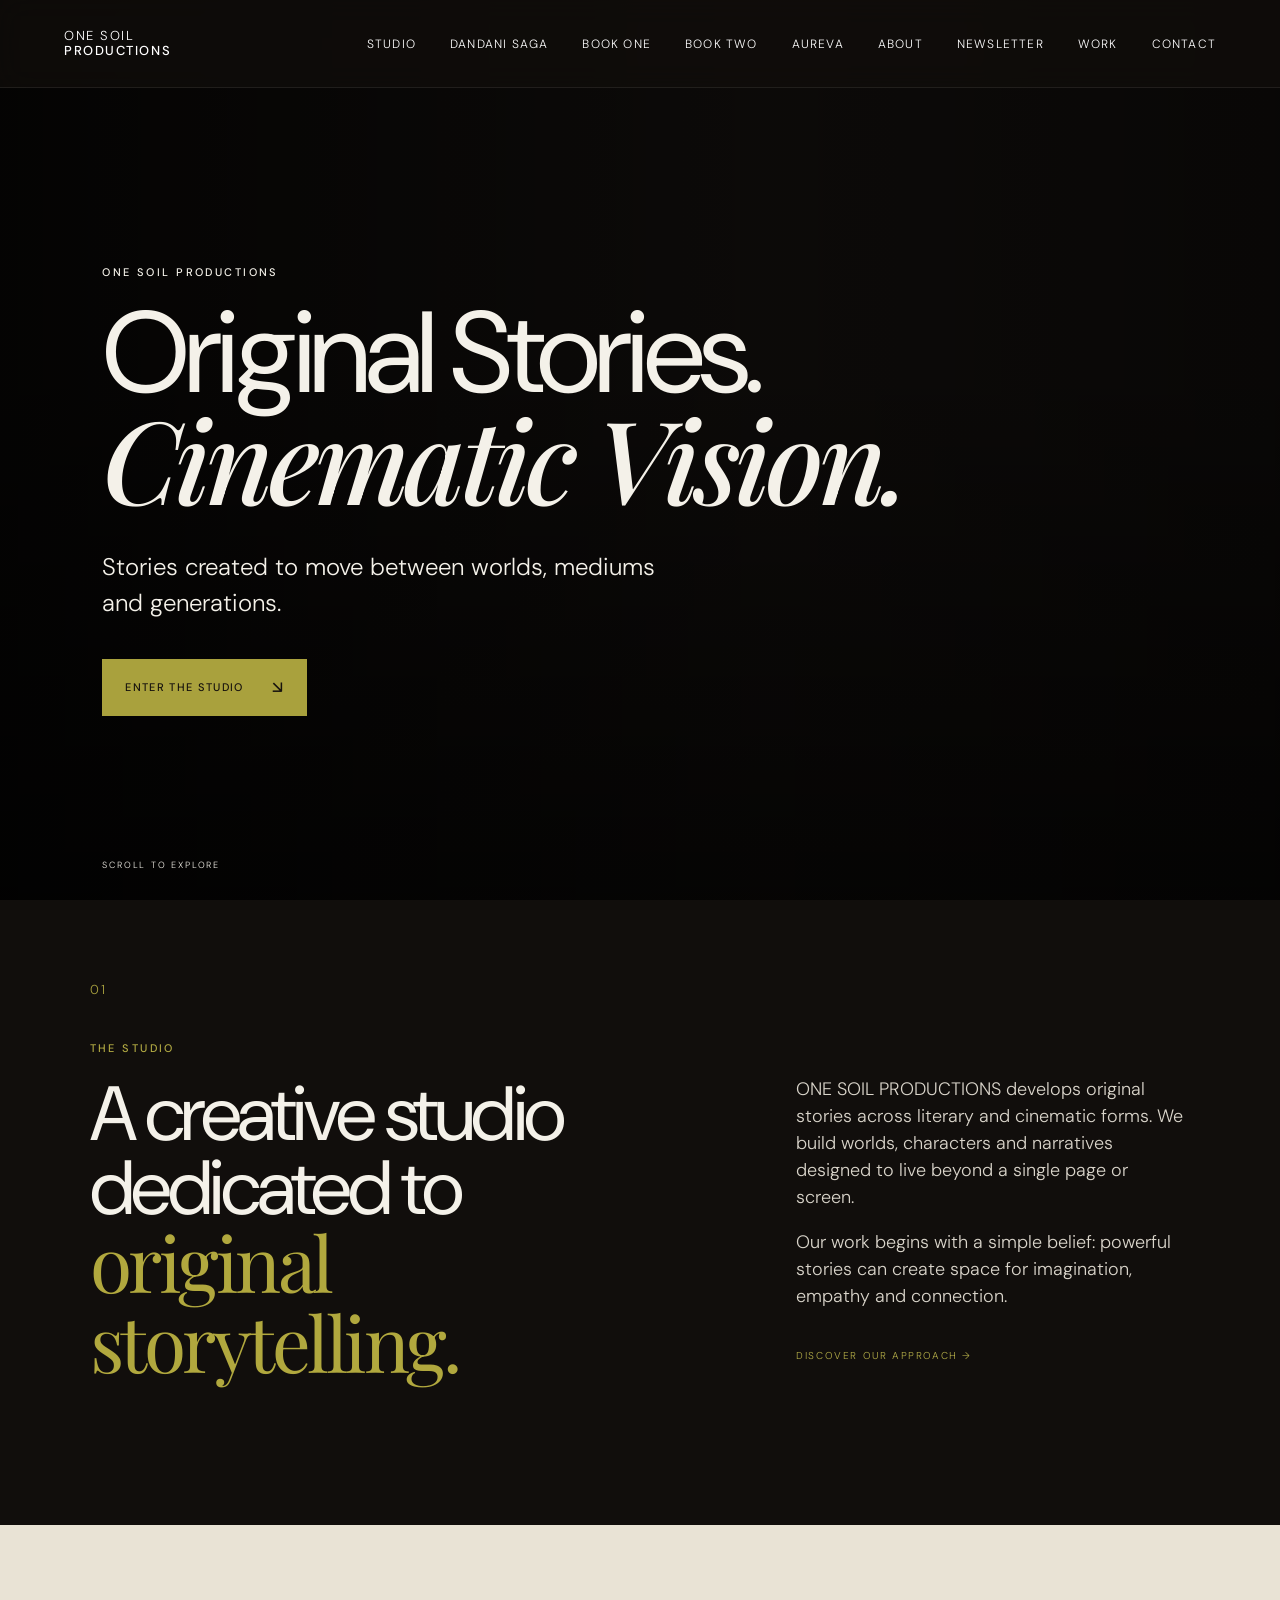
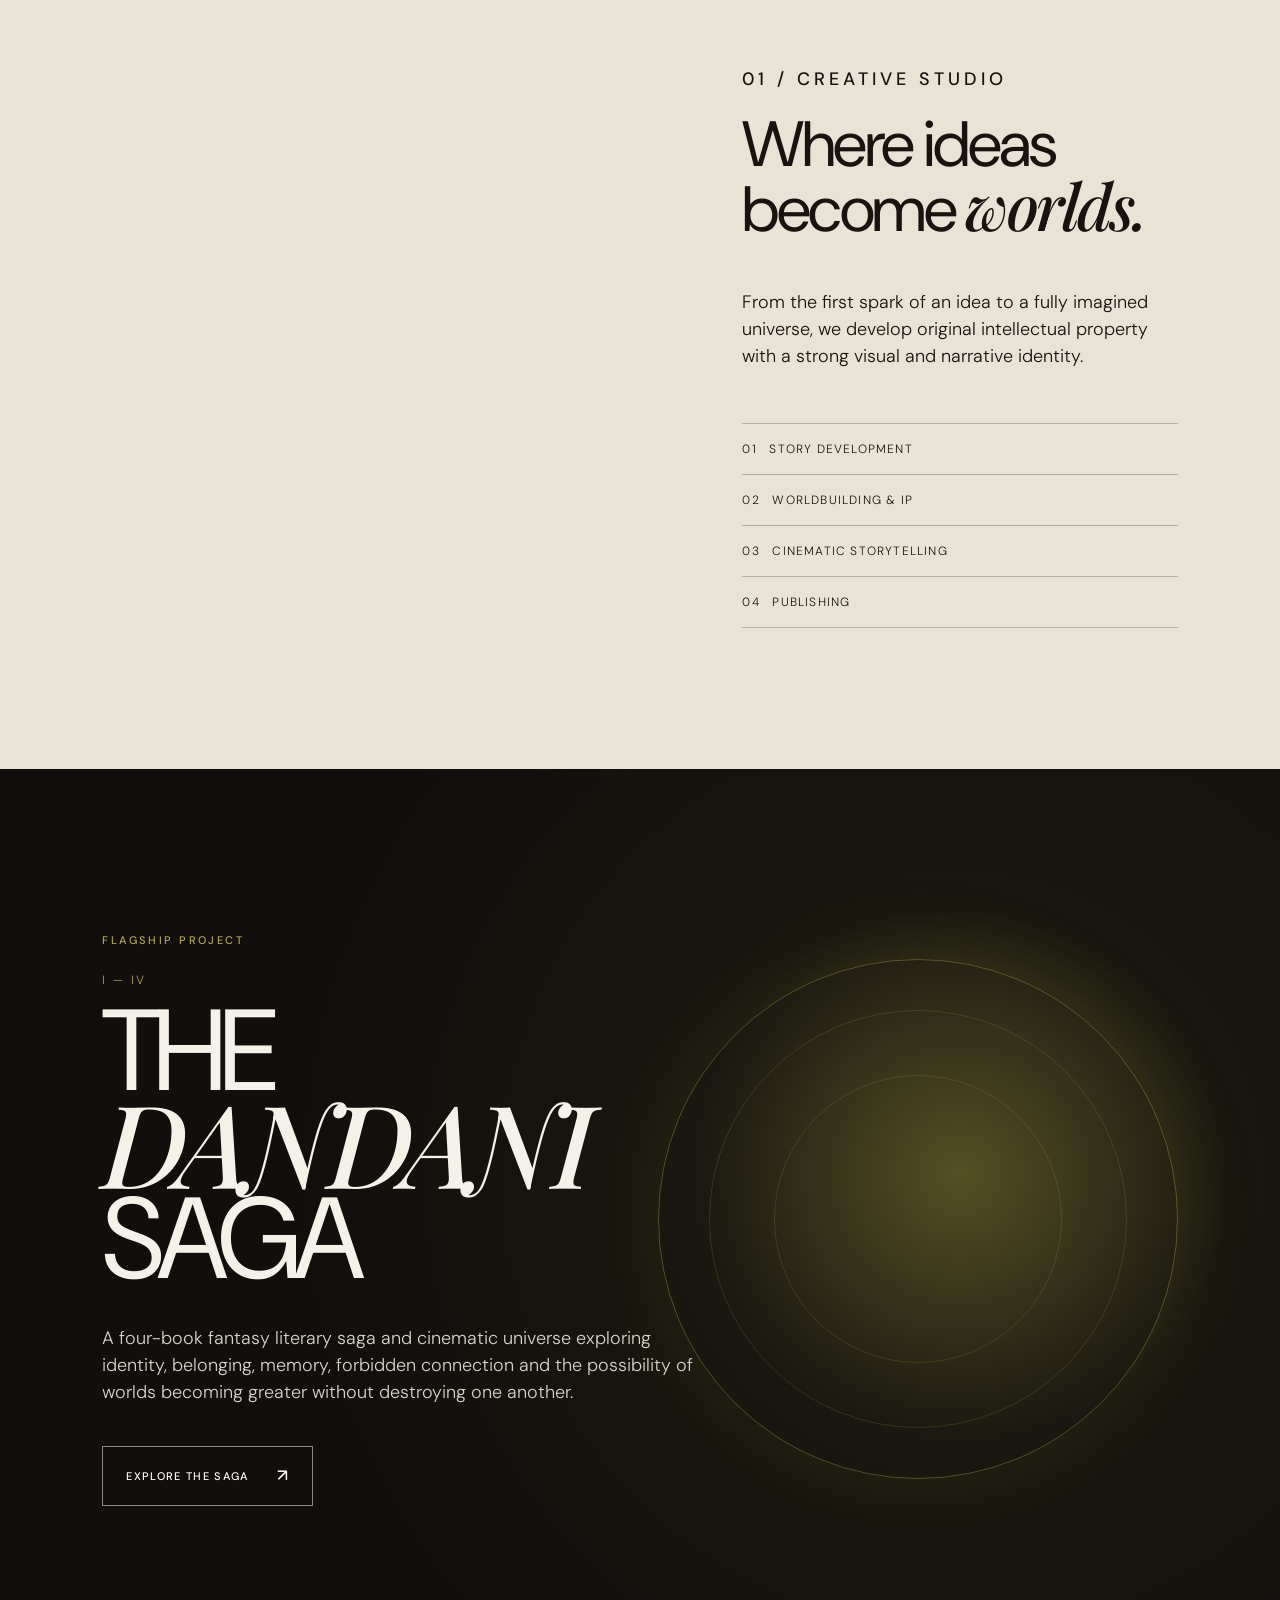
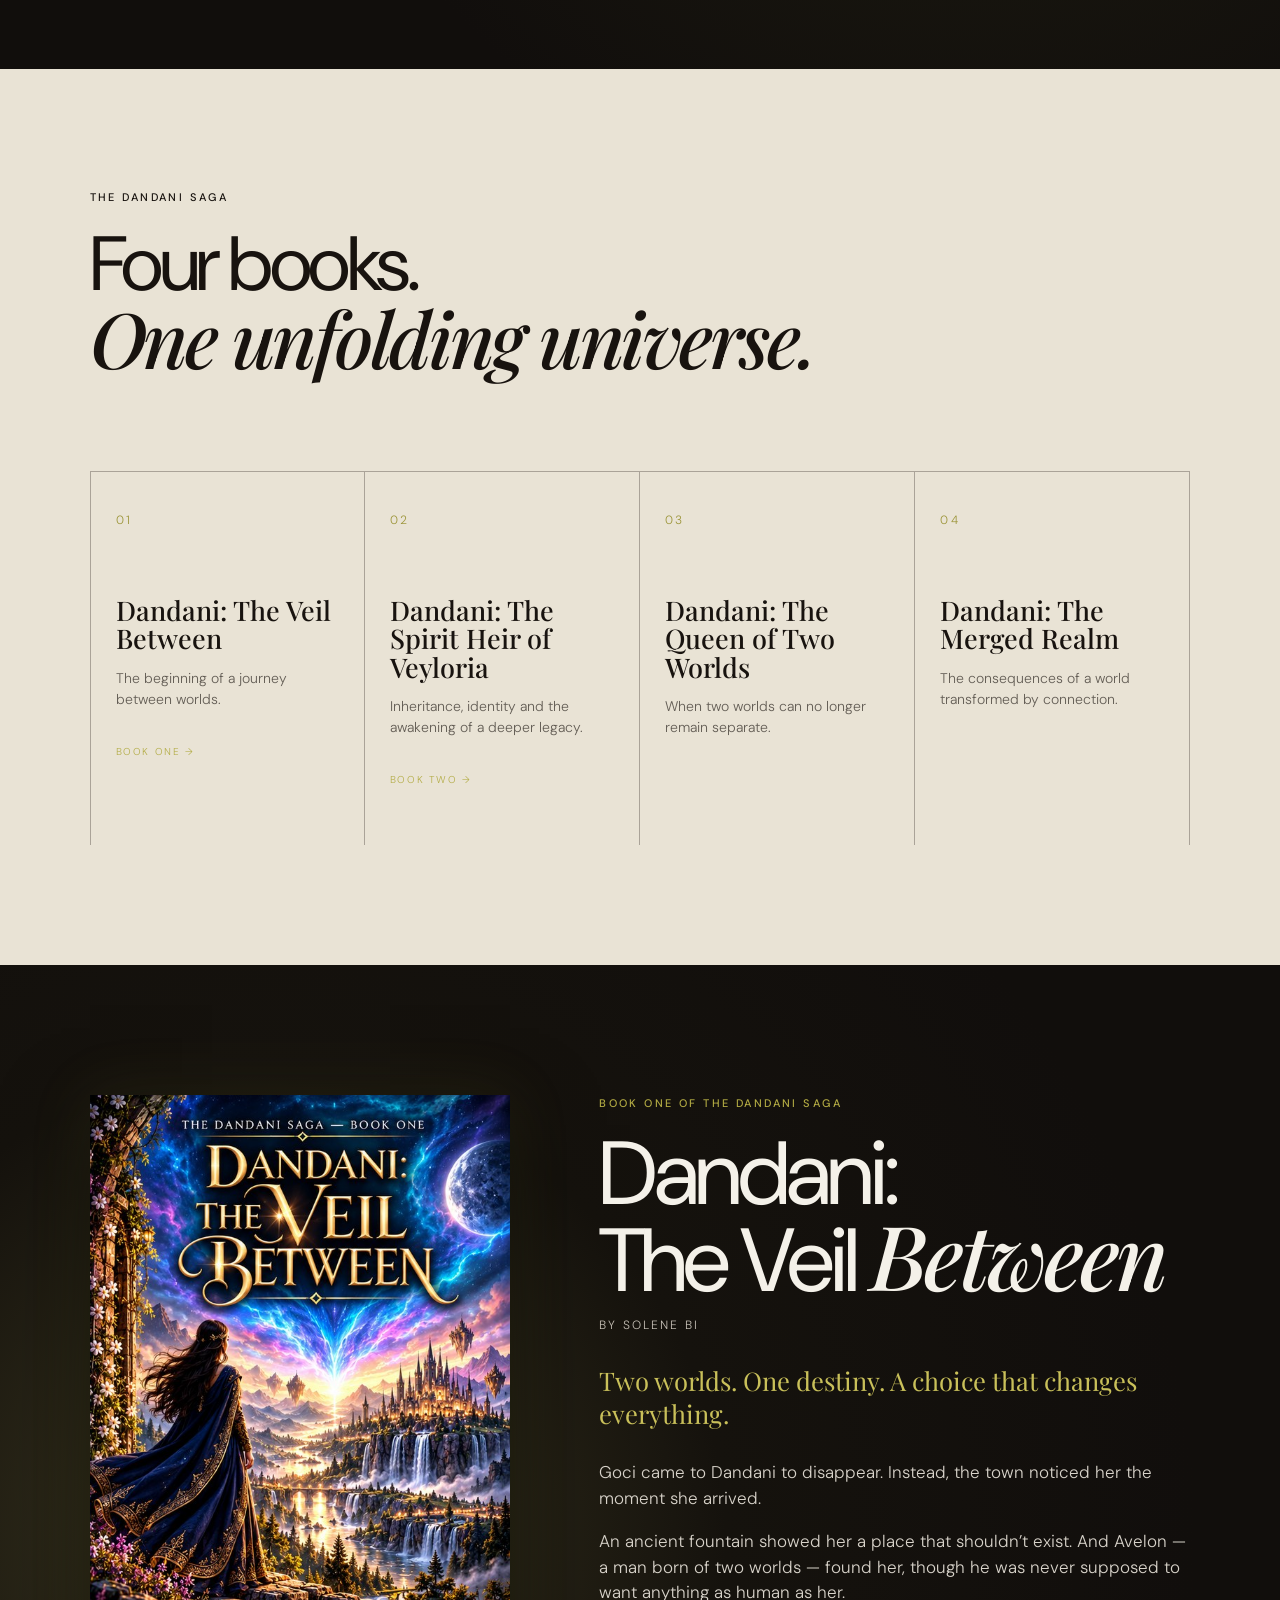
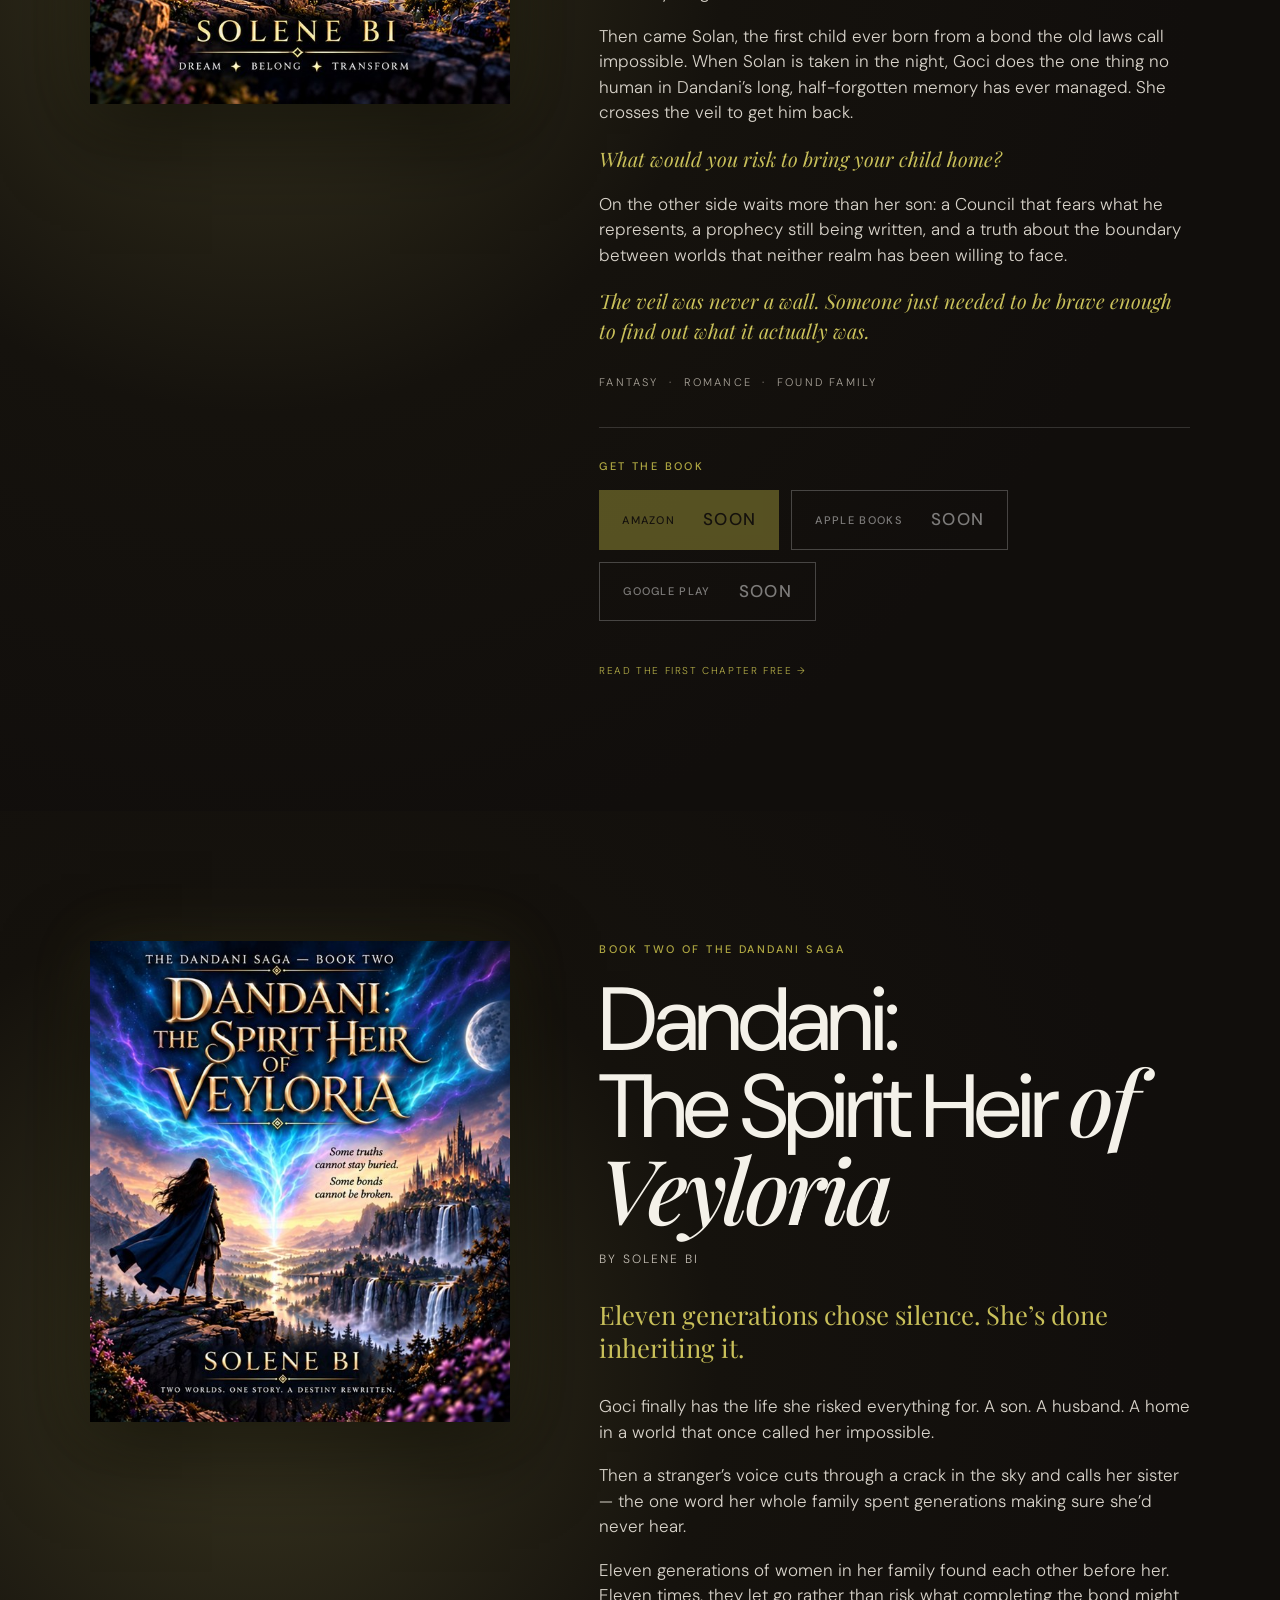
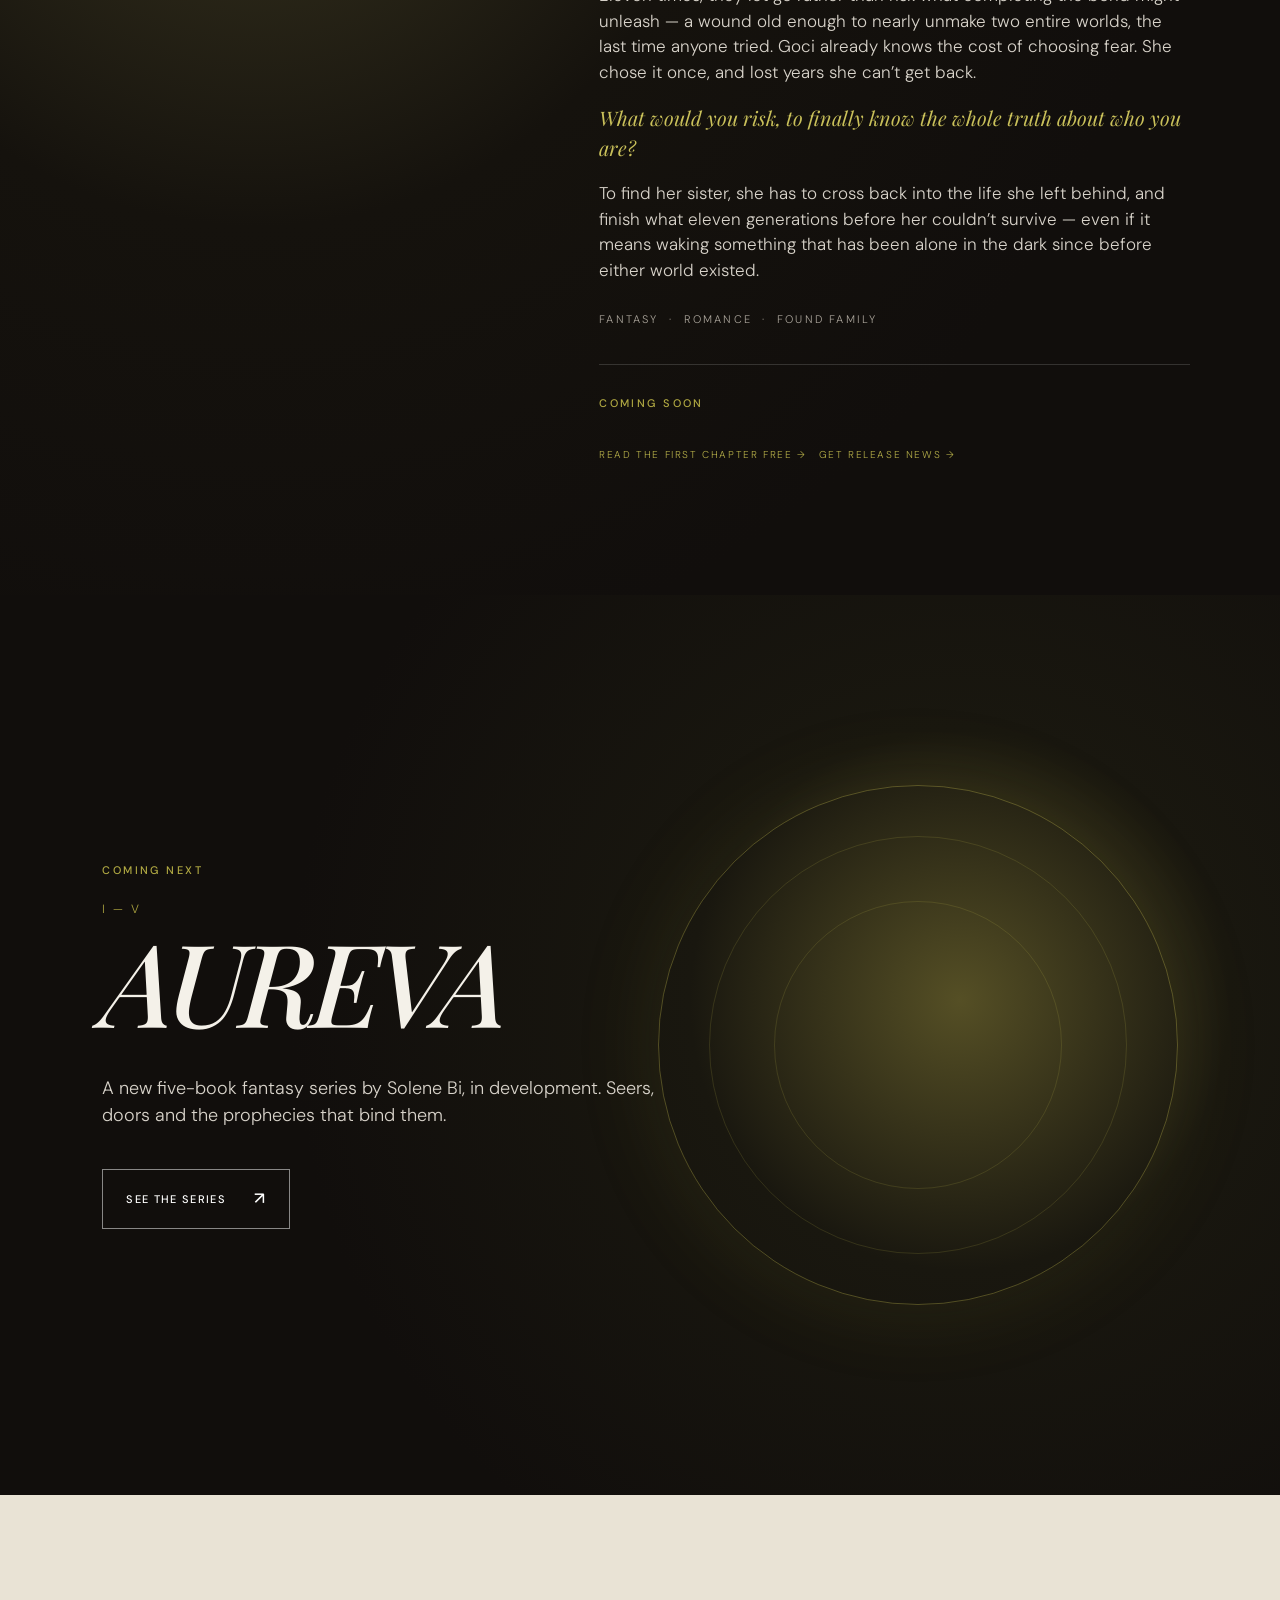
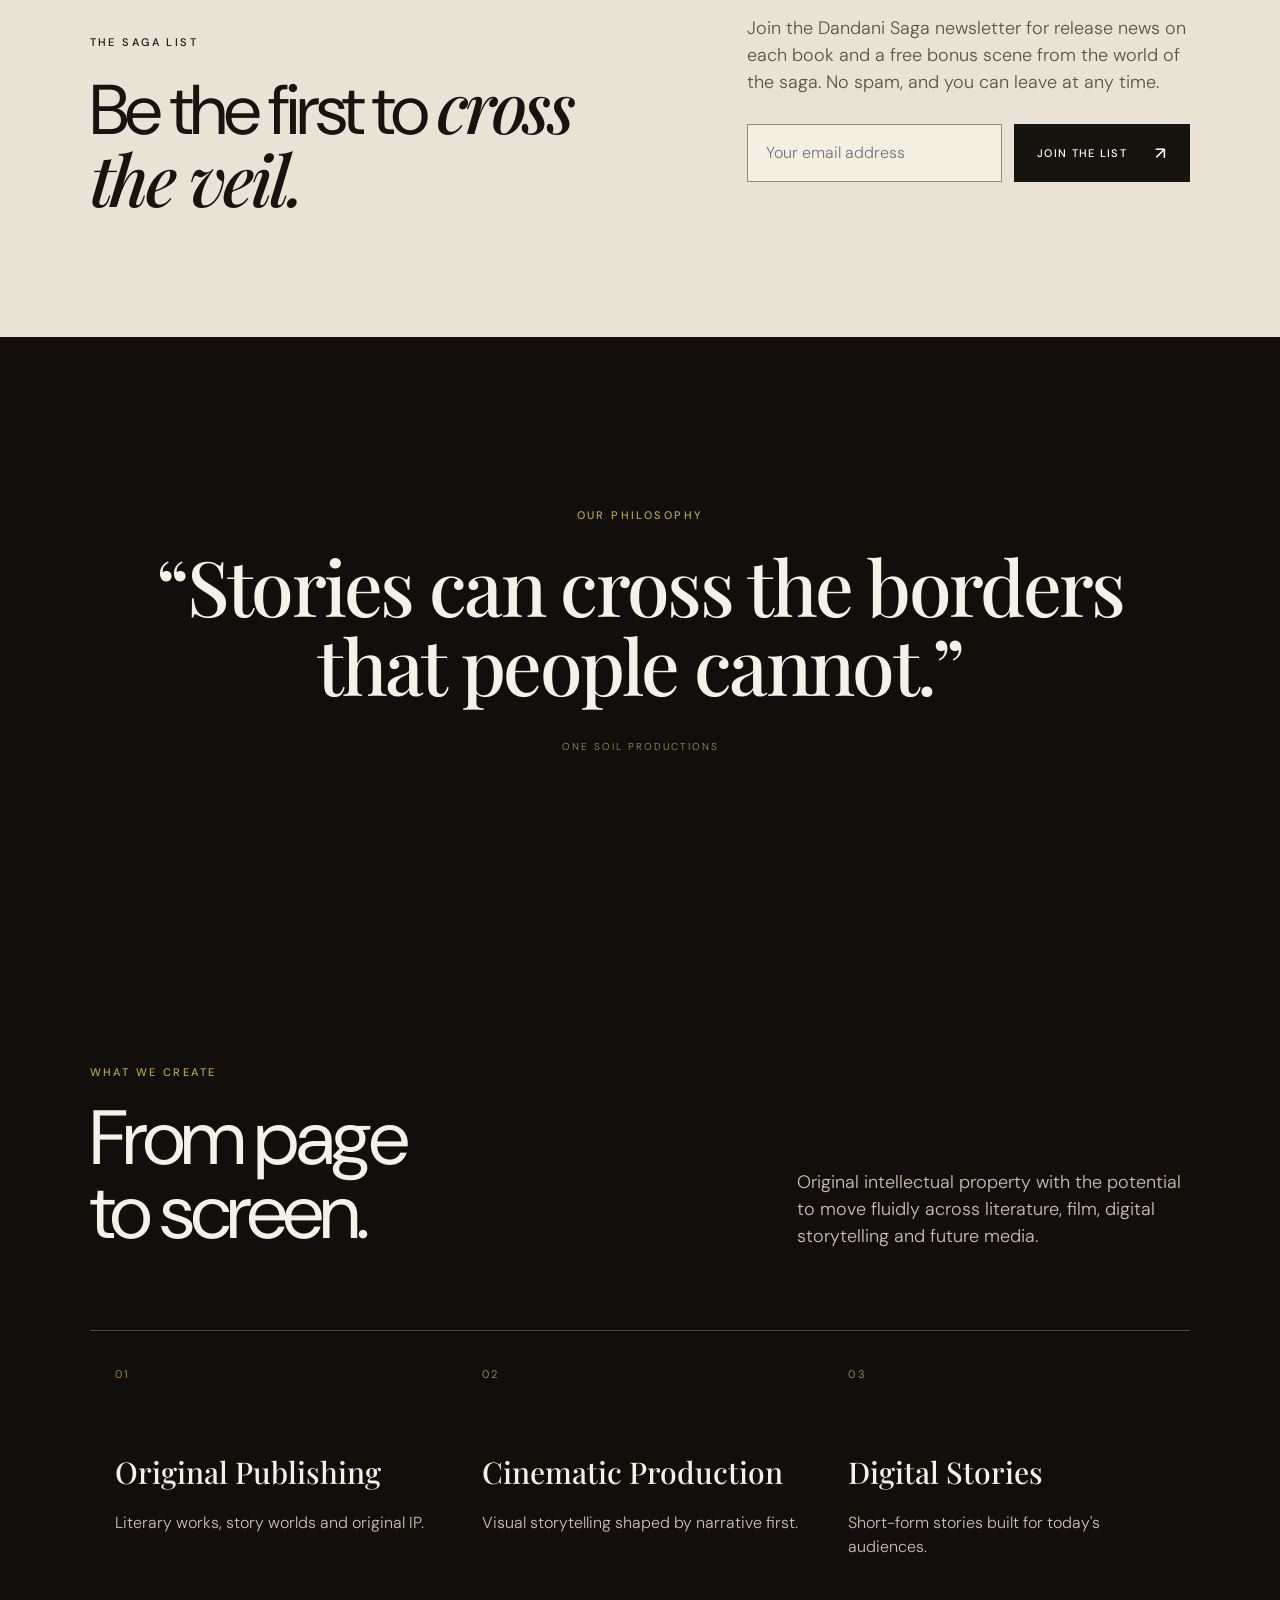
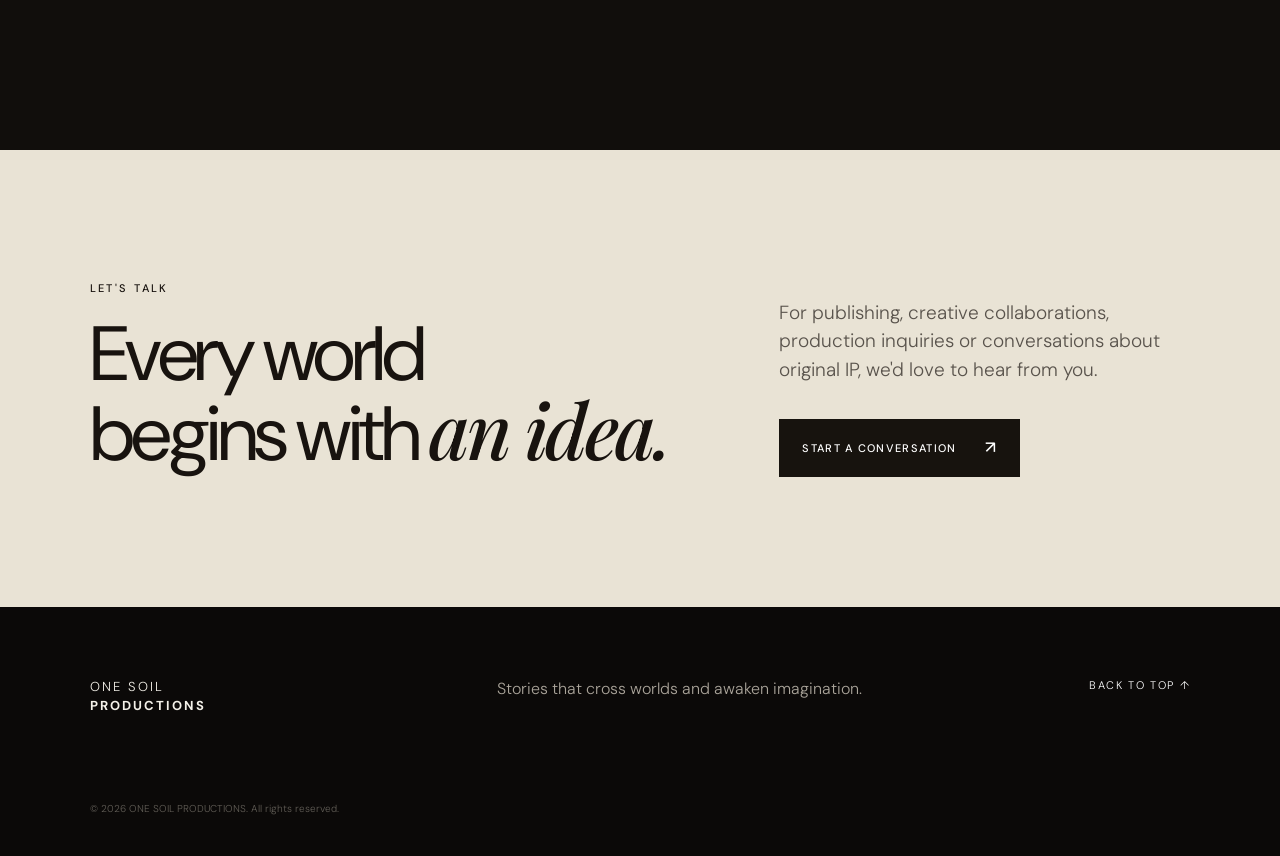
<file: index.html>
<!doctype html><html lang="en"><head><meta charset="utf-8"><meta name="viewport" content="width=device-width,initial-scale=1"><meta name="description" content="ONE SOIL PRODUCTIONS — original stories, cinematic vision, publishing and screen storytelling."><title>ONE SOIL PRODUCTIONS — Original Stories. Cinematic Vision.</title><meta property="og:title" content="Dandani: The Veil Between — Book One of the Dandani Saga"><meta property="og:description" content="Goci crosses the veil to bring her child home. A fantasy of found family, forbidden connection and two worlds. By Solene Bi."><meta property="og:image" content="https://www.onesoilproductions.com/the-veil-between-cover.jpg"><meta property="og:type" content="website"><meta name="twitter:card" content="summary_large_image"><link rel="preconnect" href="https://fonts.googleapis.com"><link rel="preconnect" href="https://fonts.gstatic.com" crossorigin><link href="https://fonts.googleapis.com/css2?family=DM+Sans:wght@300;400;500;600&family=Playfair+Display:wght@500;600&display=swap" rel="stylesheet"><link rel="stylesheet" href="styles.css"></head><body>
<header class="site-header"><a class="brand" href="#top">ONE SOIL<br><strong>PRODUCTIONS</strong></a><button class="menu-toggle" aria-label="Open menu"><span></span><span></span><span></span></button><nav class="nav"><a href="#studio">Studio</a><a href="#dandani">Dandani Saga</a><a href="#veil">Book One</a><a href="#spirit">Book Two</a><a href="#aureva">Aureva</a><a href="about.html">About</a><a href="#newsletter">Newsletter</a><a href="#work">Work</a><a href="#contact">Contact</a></nav></header>
<main id="top">
<section class="hero"><div class="hero-image"></div><div class="hero-overlay"></div><div class="hero-content"><p class="eyebrow">ONE SOIL PRODUCTIONS</p><h1>Original Stories.<br><em>Cinematic Vision.</em></h1><p class="hero-lede">Stories created to move between worlds, mediums and generations.</p><a class="button gold-button" href="#studio">Enter the Studio <span>↘</span></a></div><div class="scroll">SCROLL TO EXPLORE</div></section>
<section class="manifesto dark" id="studio"><div class="number">01</div><div class="manifesto-grid"><div><p class="eyebrow gold">THE STUDIO</p><h2>A creative studio dedicated to <span>original storytelling.</span></h2></div><div class="copy"><p>ONE SOIL PRODUCTIONS develops original stories across literary and cinematic forms. We build worlds, characters and narratives designed to live beyond a single page or screen.</p><p>Our work begins with a simple belief: powerful stories can create space for imagination, empathy and connection.</p><a class="text-link" href="#work">Discover our approach →</a></div></div></section>
<section class="split cream"><div class="split-image"></div><div class="split-copy"><p class="eyebrow">01 / CREATIVE STUDIO</p><h2>Where ideas become <em>worlds.</em></h2><p>From the first spark of an idea to a fully imagined universe, we develop original intellectual property with a strong visual and narrative identity.</p><div class="mini-list"><div>01 &nbsp; Story Development</div><div>02 &nbsp; Worldbuilding &amp; IP</div><div>03 &nbsp; Cinematic Storytelling</div><div>04 &nbsp; Publishing</div></div></div></section>
<section class="dandani dark" id="dandani"><div class="orb"></div><div class="dandani-content"><p class="eyebrow gold">FLAGSHIP PROJECT</p><p class="roman">I — IV</p><h2>THE<br><em>DANDANI</em><br>SAGA</h2><p class="intro">A four-book fantasy literary saga and cinematic universe exploring identity, belonging, memory, forbidden connection and the possibility of worlds becoming greater without destroying one another.</p><a class="button outline" href="#books">Explore the Saga <span>↗</span></a></div></section>
<section class="books cream" id="books"><div class="section-heading"><p class="eyebrow">THE DANDANI SAGA</p><h2>Four books.<br><em>One unfolding universe.</em></h2></div><div class="book-grid"><article><span>01</span><h3>Dandani: The Veil Between</h3><p>The beginning of a journey between worlds.</p><a class="text-link" href="#veil">Book One →</a></article><article><span>02</span><h3>Dandani: The Spirit Heir of Veyloria</h3><p>Inheritance, identity and the awakening of a deeper legacy.</p><a class="text-link" href="#spirit">Book Two →</a></article><article><span>03</span><h3>Dandani: The Queen of Two Worlds</h3><p>When two worlds can no longer remain separate.</p></article><article><span>04</span><h3>Dandani: The Merged Realm</h3><p>The consequences of a world transformed by connection.</p></article></div></section>
<section class="veil dark" id="veil"><div class="veil-grid"><div class="veil-cover"><img src="the-veil-between-cover.jpg" srcset="the-veil-between-cover-small.jpg 600w, the-veil-between-cover.jpg 900w" sizes="(max-width:800px) 70vw, 420px" alt="Cover of Dandani: The Veil Between, Book One of the Dandani Saga, by Solene Bi" width="900" height="1317" loading="lazy"></div><div class="veil-copy"><p class="eyebrow gold">BOOK ONE OF THE DANDANI SAGA</p><h2>Dandani:<br>The Veil <em>Between</em></h2><p class="byline">by Solene Bi</p><p class="tagline">Two worlds. One destiny. A choice that changes everything.</p><div class="blurb"><p>Goci came to Dandani to disappear. Instead, the town noticed her the moment she arrived.</p><p>An ancient fountain showed her a place that shouldn’t exist. And Avelon — a man born of two worlds — found her, though he was never supposed to want anything as human as her.</p><p>Then came Solan, the first child ever born from a bond the old laws call impossible. When Solan is taken in the night, Goci does the one thing no human in Dandani’s long, half-forgotten memory has ever managed. She crosses the veil to get him back.</p><p class="pull">What would you risk to bring your child home?</p><p>On the other side waits more than her son: a Council that fears what he represents, a prophecy still being written, and a truth about the boundary between worlds that neither realm has been willing to face.</p><p class="pull">The veil was never a wall. Someone just needed to be brave enough to find out what it actually was.</p></div><p class="genres">Fantasy &nbsp;·&nbsp; Romance &nbsp;·&nbsp; Found Family</p><div class="buy"><p class="eyebrow gold">GET THE BOOK</p><div class="buy-row"><a class="button gold-button" data-store="amazon" href="#veil">Amazon <span>↗</span></a><a class="button outline" data-store="apple" href="#veil">Apple Books <span>↗</span></a><a class="button outline" data-store="google" href="#veil">Google Play <span>↗</span></a></div><a class="text-link" href="sample.html">Read the first chapter free →</a></div></div></div></section>
<section class="veil dark" id="spirit"><div class="veil-grid"><div class="veil-cover"><img src="the-spirit-heir-cover.jpg" srcset="the-spirit-heir-cover-small.jpg 600w, the-spirit-heir-cover.jpg 808w" sizes="(max-width:800px) 70vw, 420px" alt="Cover of Dandani: The Spirit Heir of Veyloria, Book Two of the Dandani Saga, by Solene Bi" width="808" height="925" loading="lazy"></div><div class="veil-copy"><p class="eyebrow gold">BOOK TWO OF THE DANDANI SAGA</p><h2>Dandani:<br>The Spirit Heir <em>of Veyloria</em></h2><p class="byline">by Solene Bi</p><p class="tagline">Eleven generations chose silence. She’s done inheriting it.</p><div class="blurb"><p>Goci finally has the life she risked everything for. A son. A husband. A home in a world that once called her impossible.</p><p>Then a stranger’s voice cuts through a crack in the sky and calls her sister — the one word her whole family spent generations making sure she’d never hear.</p><p>Eleven generations of women in her family found each other before her. Eleven times, they let go rather than risk what completing the bond might unleash — a wound old enough to nearly unmake two entire worlds, the last time anyone tried. Goci already knows the cost of choosing fear. She chose it once, and lost years she can’t get back.</p><p class="pull">What would you risk, to finally know the whole truth about who you are?</p><p>To find her sister, she has to cross back into the life she left behind, and finish what eleven generations before her couldn’t survive — even if it means waking something that has been alone in the dark since before either world existed.</p></div><p class="genres">Fantasy &nbsp;·&nbsp; Romance &nbsp;·&nbsp; Found Family</p><div class="buy"><p class="eyebrow gold">COMING SOON</p><a class="text-link" href="sample-two.html">Read the first chapter free →</a> &nbsp; <a class="text-link" href="#newsletter">Get release news →</a></div></div></div></section>
<section class="dandani dark" id="aureva"><div class="orb"></div><div class="dandani-content"><p class="eyebrow gold">COMING NEXT</p><p class="roman">I — V</p><h2><em>AUREVA</em></h2><p class="intro">A new five-book fantasy series by Solene Bi, in development. Seers, doors and the prophecies that bind them.</p><a class="button outline" href="aureva.html">See the Series <span>↗</span></a></div></section>
<section class="newsletter cream" id="newsletter"><div class="newsletter-grid"><div><p class="eyebrow">THE SAGA LIST</p><h2>Be the first to <em>cross the veil.</em></h2></div><div><p>Join the Dandani Saga newsletter for release news on each book and a free bonus scene from the world of the saga. No spam, and you can leave at any time.</p><form class="signup" id="signup" novalidate><label class="sr" for="signup-email">Email address</label><input id="signup-email" type="email" name="email" placeholder="Your email address" autocomplete="email" required><button class="button dark-button" type="submit">Join the list <span>↗</span></button></form><p class="form-note" id="signup-note" role="status" aria-live="polite"></p></div></div></section>
<section class="statement dark"><p class="eyebrow gold">OUR PHILOSOPHY</p><blockquote>“Stories can cross the borders<br>that people cannot.”</blockquote><p class="attribution">ONE SOIL PRODUCTIONS</p></section>
<section class="work dark" id="work"><div class="work-heading"><div><p class="eyebrow gold">WHAT WE CREATE</p><h2>From page<br>to screen.</h2></div><p>Original intellectual property with the potential to move fluidly across literature, film, digital storytelling and future media.</p></div><div class="work-cards"><article><span>01</span><h3>Original Publishing</h3><p>Literary works, story worlds and original IP.</p></article><article><span>02</span><h3>Cinematic Production</h3><p>Visual storytelling shaped by narrative first.</p></article><article><span>03</span><h3>Digital Stories</h3><p>Short-form stories built for today's audiences.</p></article></div></section>
<section class="contact cream" id="contact"><div><p class="eyebrow">LET'S TALK</p><h2>Every world<br>begins with <em>an idea.</em></h2></div><div><p>For publishing, creative collaborations, production inquiries or conversations about original IP, we'd love to hear from you.</p><a class="button dark-button" href="mailto:hello@onesoilproductions.com">Start a Conversation <span>↗</span></a></div></section>
</main><footer class="footer"><div>ONE SOIL<br><strong>PRODUCTIONS</strong></div><p>Stories that cross worlds and awaken imagination.</p><a href="#top">Back to top ↑</a><small>© <span id="year"></span> ONE SOIL PRODUCTIONS. All rights reserved.</small></footer><script src="config.js"></script><script src="script.js"></script></body></html>
</file>
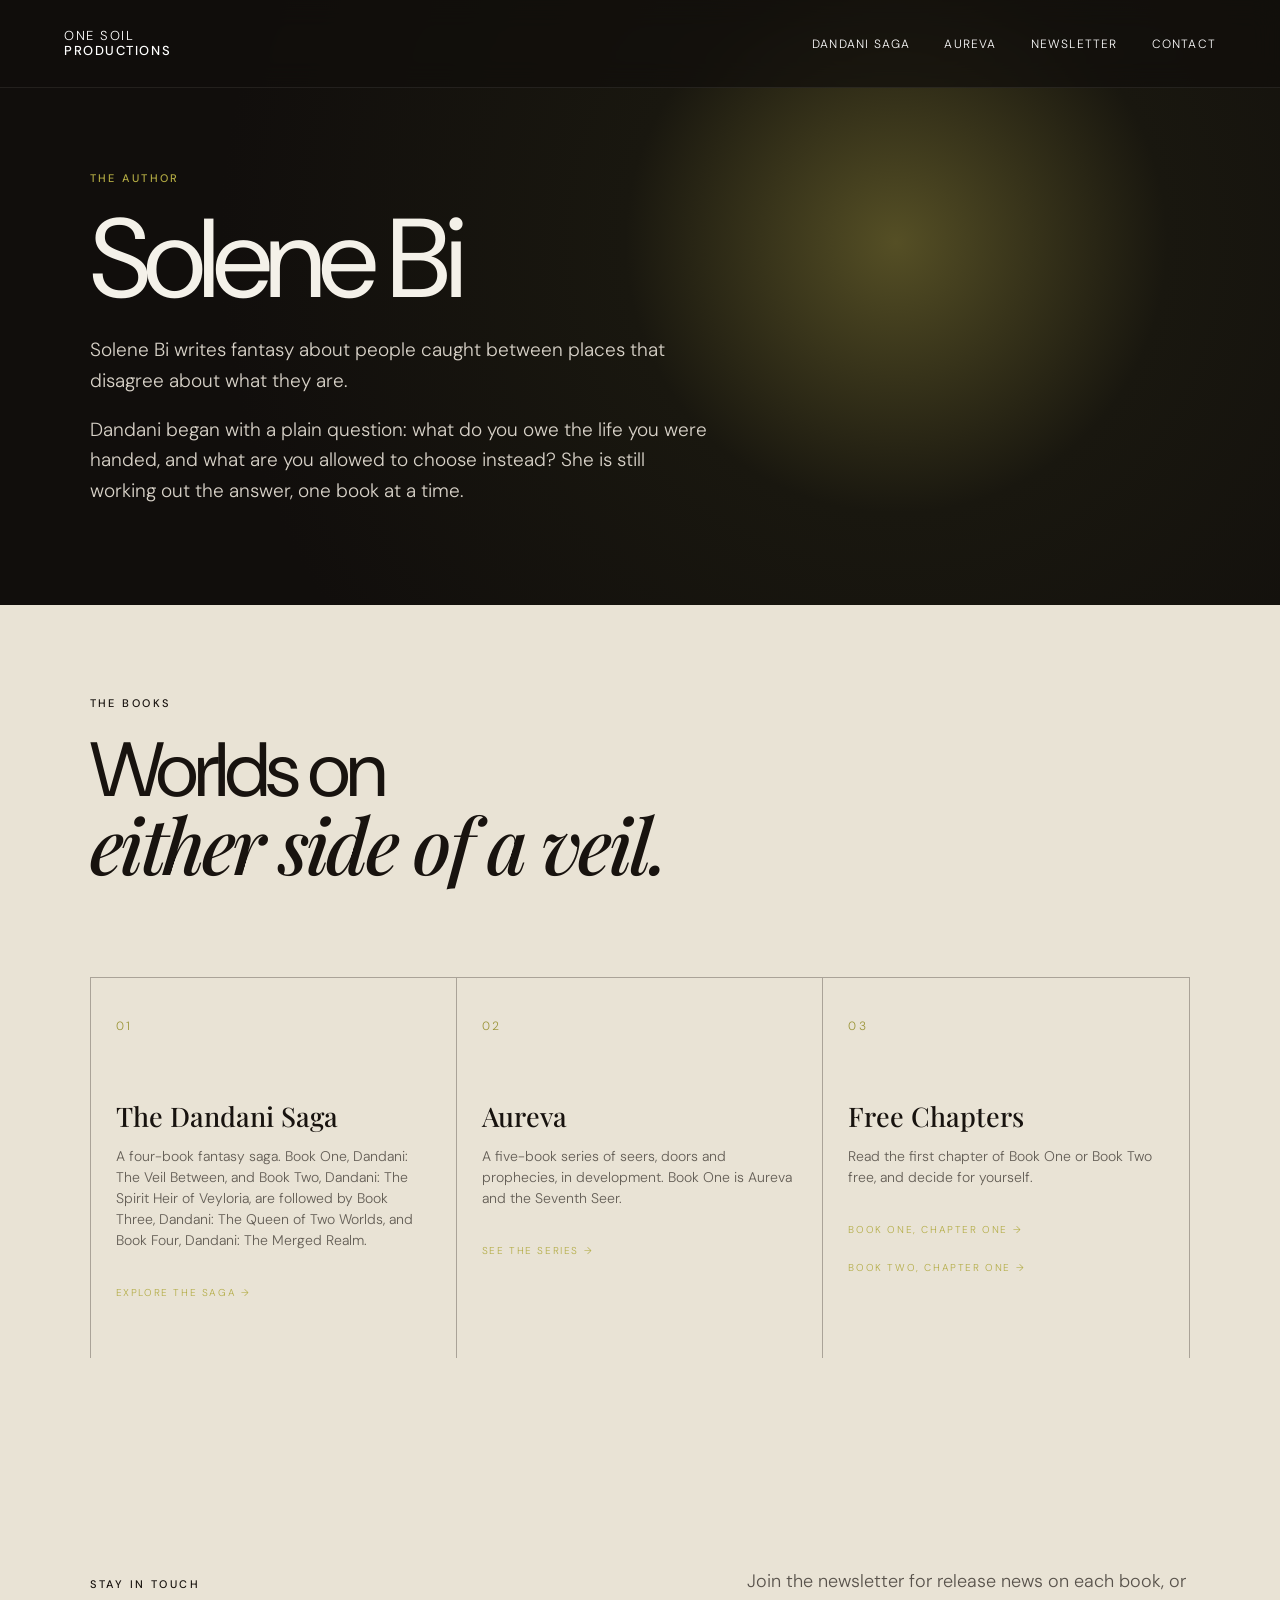
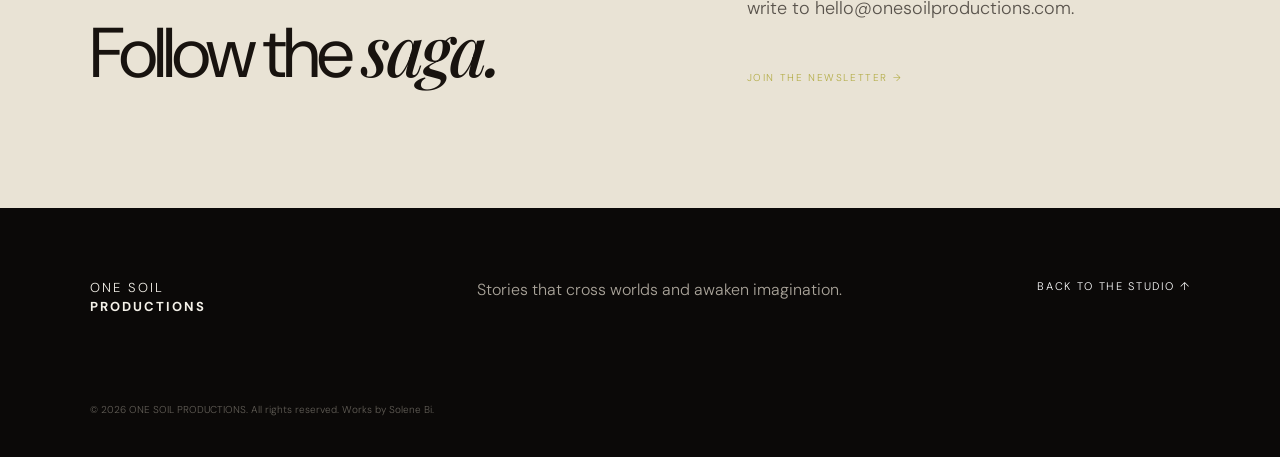
<file: about.html>
<!doctype html><html lang="en"><head><meta charset="utf-8"><meta name="viewport" content="width=device-width,initial-scale=1"><meta name="description" content="About Solene Bi, author of the Dandani Saga and the upcoming Aureva series."><title>About Solene Bi | ONE SOIL PRODUCTIONS</title><meta property="og:title" content="About Solene Bi"><meta property="og:image" content="https://www.onesoilproductions.com/the-veil-between-cover.jpg"><link rel="preconnect" href="https://fonts.googleapis.com"><link rel="preconnect" href="https://fonts.gstatic.com" crossorigin><link href="https://fonts.googleapis.com/css2?family=DM+Sans:wght@300;400;500;600&family=Playfair+Display:wght@500;600&display=swap" rel="stylesheet"><link rel="stylesheet" href="styles.css"><style>.aureva-hero{display:flow-root;padding:170px 7vw 90px;background:radial-gradient(circle at 70% 40%,#554f25 0,#19170f 28%,#110e0c 70%)}.aureva-hero h1{font-size:clamp(4rem,10vw,8rem);line-height:.85;letter-spacing:-.05em;font-weight:400;margin:14px 0 26px}.aureva-hero p.lede{max-width:560px;font-size:18px;color:#c8c2b8}.aureva-grid{grid-template-columns:repeat(5,1fr)}.aureva-grid h3{font-size:24px}@media(max-width:1000px){.aureva-grid{grid-template-columns:1fr 1fr}}@media(max-width:600px){.aureva-grid{grid-template-columns:1fr}}</style><style>.about-hero{display:flow-root;padding:170px 7vw 80px;background:radial-gradient(circle at 70% 40%,#554f25 0,#19170f 28%,#110e0c 70%)}.about-hero h1{font-size:clamp(3.5rem,9vw,7rem);line-height:.9;letter-spacing:-.05em;font-weight:400;margin:14px 0 26px}.about-hero p.lede{max-width:620px;font-size:19px;line-height:1.6;color:#d8d2c8}.about-books{padding:90px 7vw}.about-books .book-grid{grid-template-columns:repeat(3,1fr)}@media(max-width:900px){.about-books .book-grid{grid-template-columns:1fr}}</style></head><body>
<header class="site-header"><a class="brand" href="index.html">ONE SOIL<br><strong>PRODUCTIONS</strong></a><button class="menu-toggle" aria-label="Open menu"><span></span><span></span><span></span></button><nav class="nav"><a href="index.html#dandani">Dandani Saga</a><a href="aureva.html">Aureva</a><a href="index.html#newsletter">Newsletter</a><a href="index.html#contact">Contact</a></nav></header>
<main id="top"><section class="about-hero dark"><p class="eyebrow gold">THE AUTHOR</p><h1>Solene Bi</h1><p class="lede">Solene Bi writes fantasy about people caught between places that disagree about what they are.</p><p class="lede" style="margin-top:18px">Dandani began with a plain question: what do you owe the life you were handed, and what are you allowed to choose instead? She is still working out the answer, one book at a time.</p></section>
<section class="books cream about-books"><div class="section-heading"><p class="eyebrow">THE BOOKS</p><h2>Worlds on<br><em>either side of a veil.</em></h2></div><div class="book-grid"><article><span>01</span><h3>The Dandani Saga</h3><p>A four-book fantasy saga. Book One, Dandani: The Veil Between, and Book Two, Dandani: The Spirit Heir of Veyloria, are followed by Book Three, Dandani: The Queen of Two Worlds, and Book Four, Dandani: The Merged Realm.</p><a class="text-link" href="index.html#dandani">Explore the Saga →</a></article><article><span>02</span><h3>Aureva</h3><p>A five-book series of seers, doors and prophecies, in development. Book One is Aureva and the Seventh Seer.</p><a class="text-link" href="aureva.html">See the Series →</a></article><article><span>03</span><h3>Free Chapters</h3><p>Read the first chapter of Book One or Book Two free, and decide for yourself.</p><a class="text-link" href="sample.html">Book One, Chapter One →</a><br><a class="text-link" href="sample-two.html">Book Two, Chapter One →</a></article></div></section>
<section class="newsletter cream"><div class="newsletter-grid"><div><p class="eyebrow">STAY IN TOUCH</p><h2>Follow the <em>saga.</em></h2></div><div><p>Join the newsletter for release news on each book, or write to hello@onesoilproductions.com.</p><a class="text-link" href="index.html#newsletter">Join the newsletter →</a></div></div></section></main>
<footer class="footer"><div>ONE SOIL<br><strong>PRODUCTIONS</strong></div><p>Stories that cross worlds and awaken imagination.</p><a href="index.html">Back to the studio ↑</a><small>© <span id="year"></span> ONE SOIL PRODUCTIONS. All rights reserved. Works by Solene Bi.</small></footer><script src="config.js"></script><script src="script.js"></script></body></html>
</file>
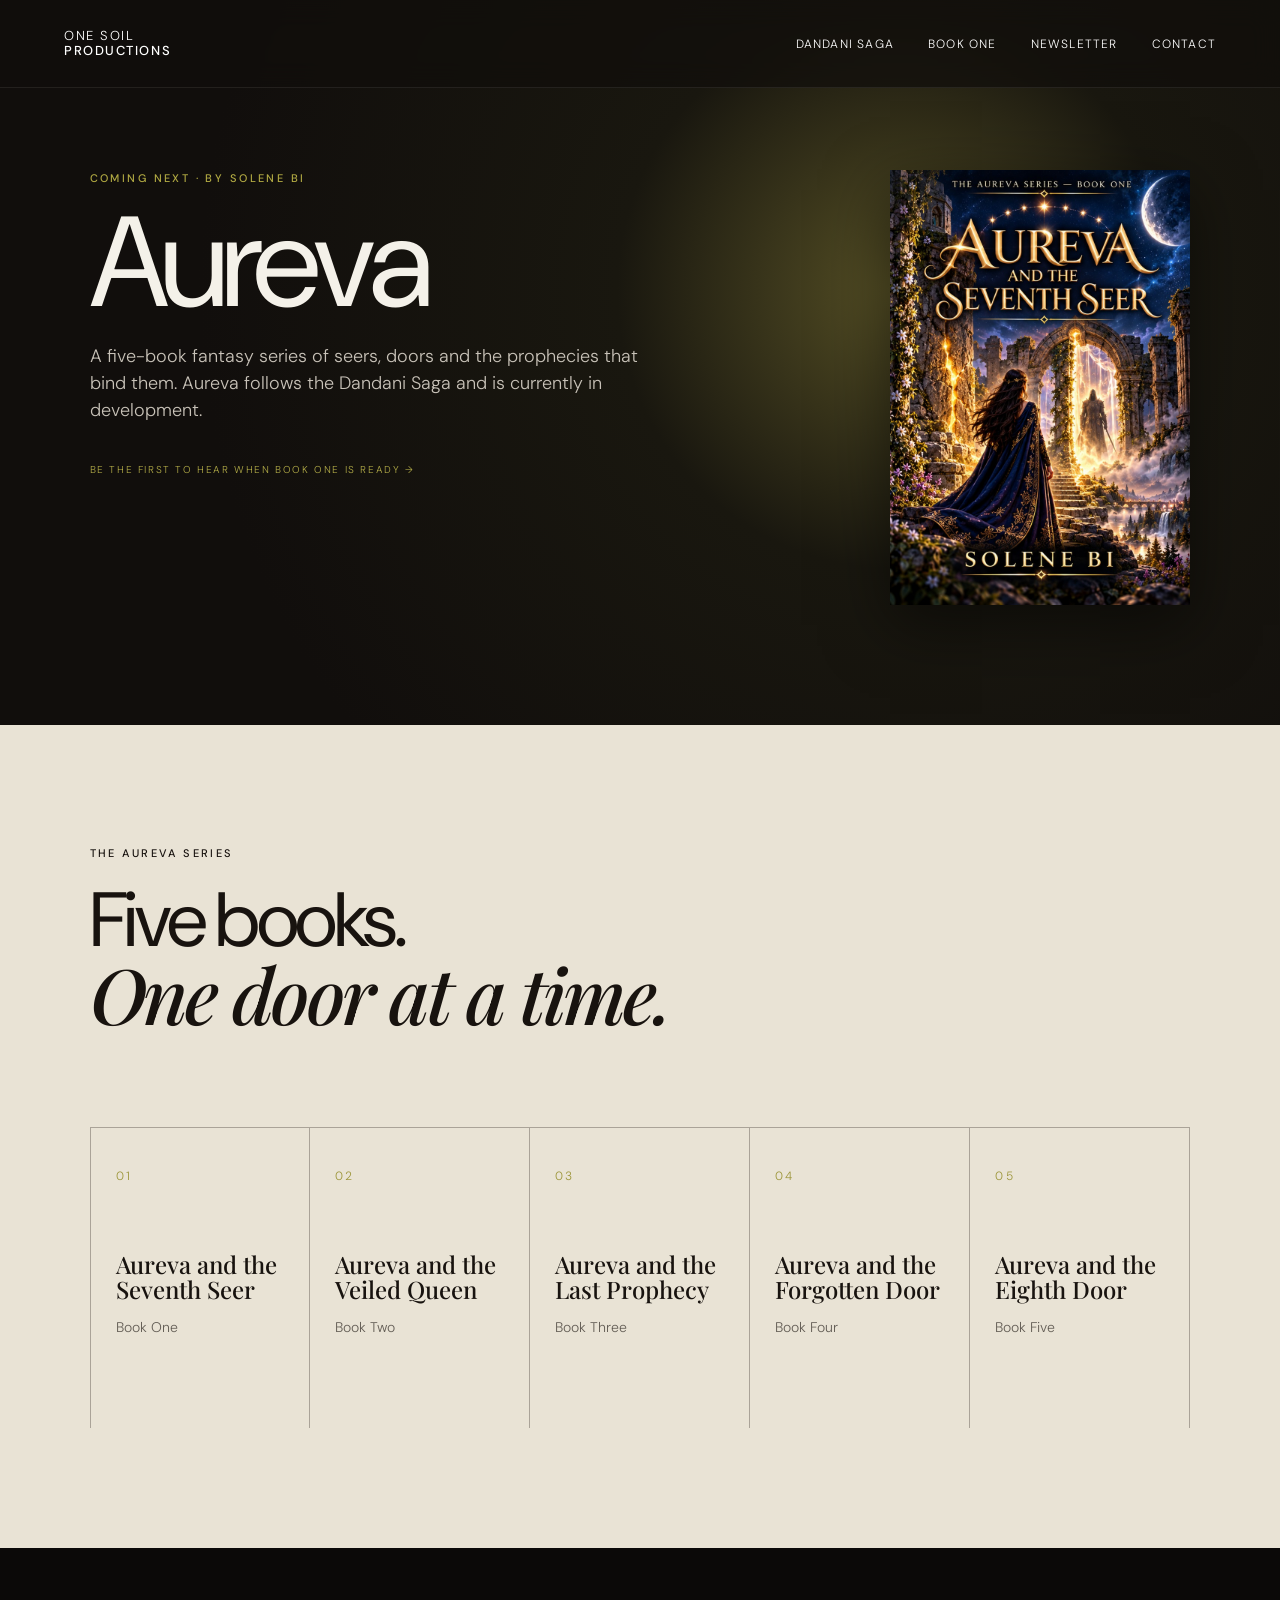
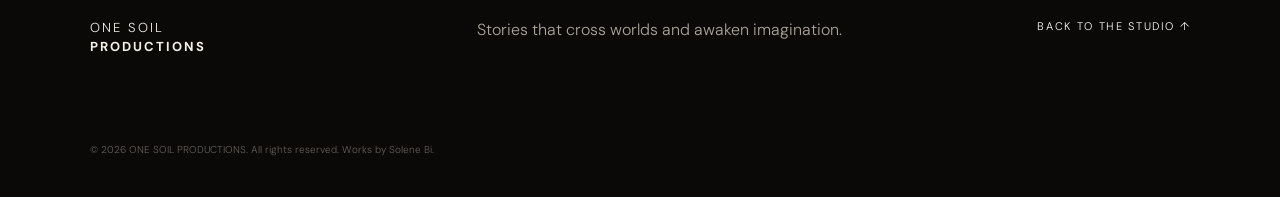
<file: aureva.html>
<!doctype html><html lang="en"><head><meta charset="utf-8"><meta name="viewport" content="width=device-width,initial-scale=1"><meta name="description" content="Aureva, a five-book fantasy series by Solene Bi, coming after the Dandani Saga."><title>Aureva — A Five-Book Series | ONE SOIL PRODUCTIONS</title><meta property="og:title" content="Aureva — A Five-Book Series by Solene Bi"><meta property="og:image" content="https://www.onesoilproductions.com/the-veil-between-cover.jpg"><link rel="preconnect" href="https://fonts.googleapis.com"><link rel="preconnect" href="https://fonts.gstatic.com" crossorigin><link href="https://fonts.googleapis.com/css2?family=DM+Sans:wght@300;400;500;600&family=Playfair+Display:wght@500;600&display=swap" rel="stylesheet"><link rel="stylesheet" href="styles.css"><style>.aureva-hero{display:flow-root;padding:170px 7vw 90px;background:radial-gradient(circle at 70% 40%,#554f25 0,#19170f 28%,#110e0c 70%)}.aureva-hero h1{font-size:clamp(4rem,10vw,8rem);line-height:.85;letter-spacing:-.05em;font-weight:400;margin:14px 0 26px}.aureva-hero p.lede{max-width:560px;font-size:18px;color:#c8c2b8}.aureva-grid{grid-template-columns:repeat(5,1fr)}.aureva-grid h3{font-size:24px}@media(max-width:1000px){.aureva-grid{grid-template-columns:1fr 1fr}}@media(max-width:600px){.aureva-grid{grid-template-columns:1fr}}</style></head><body>
<header class="site-header"><a class="brand" href="index.html">ONE SOIL<br><strong>PRODUCTIONS</strong></a><button class="menu-toggle" aria-label="Open menu"><span></span><span></span><span></span></button><nav class="nav"><a href="index.html#dandani">Dandani Saga</a><a href="index.html#veil">Book One</a><a href="index.html#newsletter">Newsletter</a><a href="index.html#contact">Contact</a></nav></header>
<main id="top"><section class="aureva-hero dark"><img src="aureva-book-one-cover.jpg" alt="Cover of Aureva and the Seventh Seer, Book One of the Aureva series, by Solene Bi" width="800" height="1160" style="float:right;width:min(300px,38vw);height:auto;margin:0 0 30px 40px;box-shadow:0 20px 60px rgba(0,0,0,.5)"><p class="eyebrow gold">COMING NEXT · BY SOLENE BI</p><h1>Aureva</h1><p class="lede">A five-book fantasy series of seers, doors and the prophecies that bind them. Aureva follows the Dandani Saga and is currently in development.</p><p class="lede" style="margin-top:18px;clear:none"><a class="text-link" href="index.html#newsletter">Be the first to hear when Book One is ready →</a></p></section>
<section class="books cream" id="aureva"><div class="section-heading"><p class="eyebrow">THE AUREVA SERIES</p><h2>Five books.<br><em>One door at a time.</em></h2></div><div class="book-grid aureva-grid"><article><span>01</span><h3>Aureva and the Seventh Seer</h3><p>Book One</p></article><article><span>02</span><h3>Aureva and the Veiled Queen</h3><p>Book Two</p></article><article><span>03</span><h3>Aureva and the Last Prophecy</h3><p>Book Three</p></article><article><span>04</span><h3>Aureva and the Forgotten Door</h3><p>Book Four</p></article><article><span>05</span><h3>Aureva and the Eighth Door</h3><p>Book Five</p></article></div></section></main>
<footer class="footer"><div>ONE SOIL<br><strong>PRODUCTIONS</strong></div><p>Stories that cross worlds and awaken imagination.</p><a href="index.html">Back to the studio ↑</a><small>© <span id="year"></span> ONE SOIL PRODUCTIONS. All rights reserved. Works by Solene Bi.</small></footer><script src="config.js"></script><script src="script.js"></script></body></html>
</file>
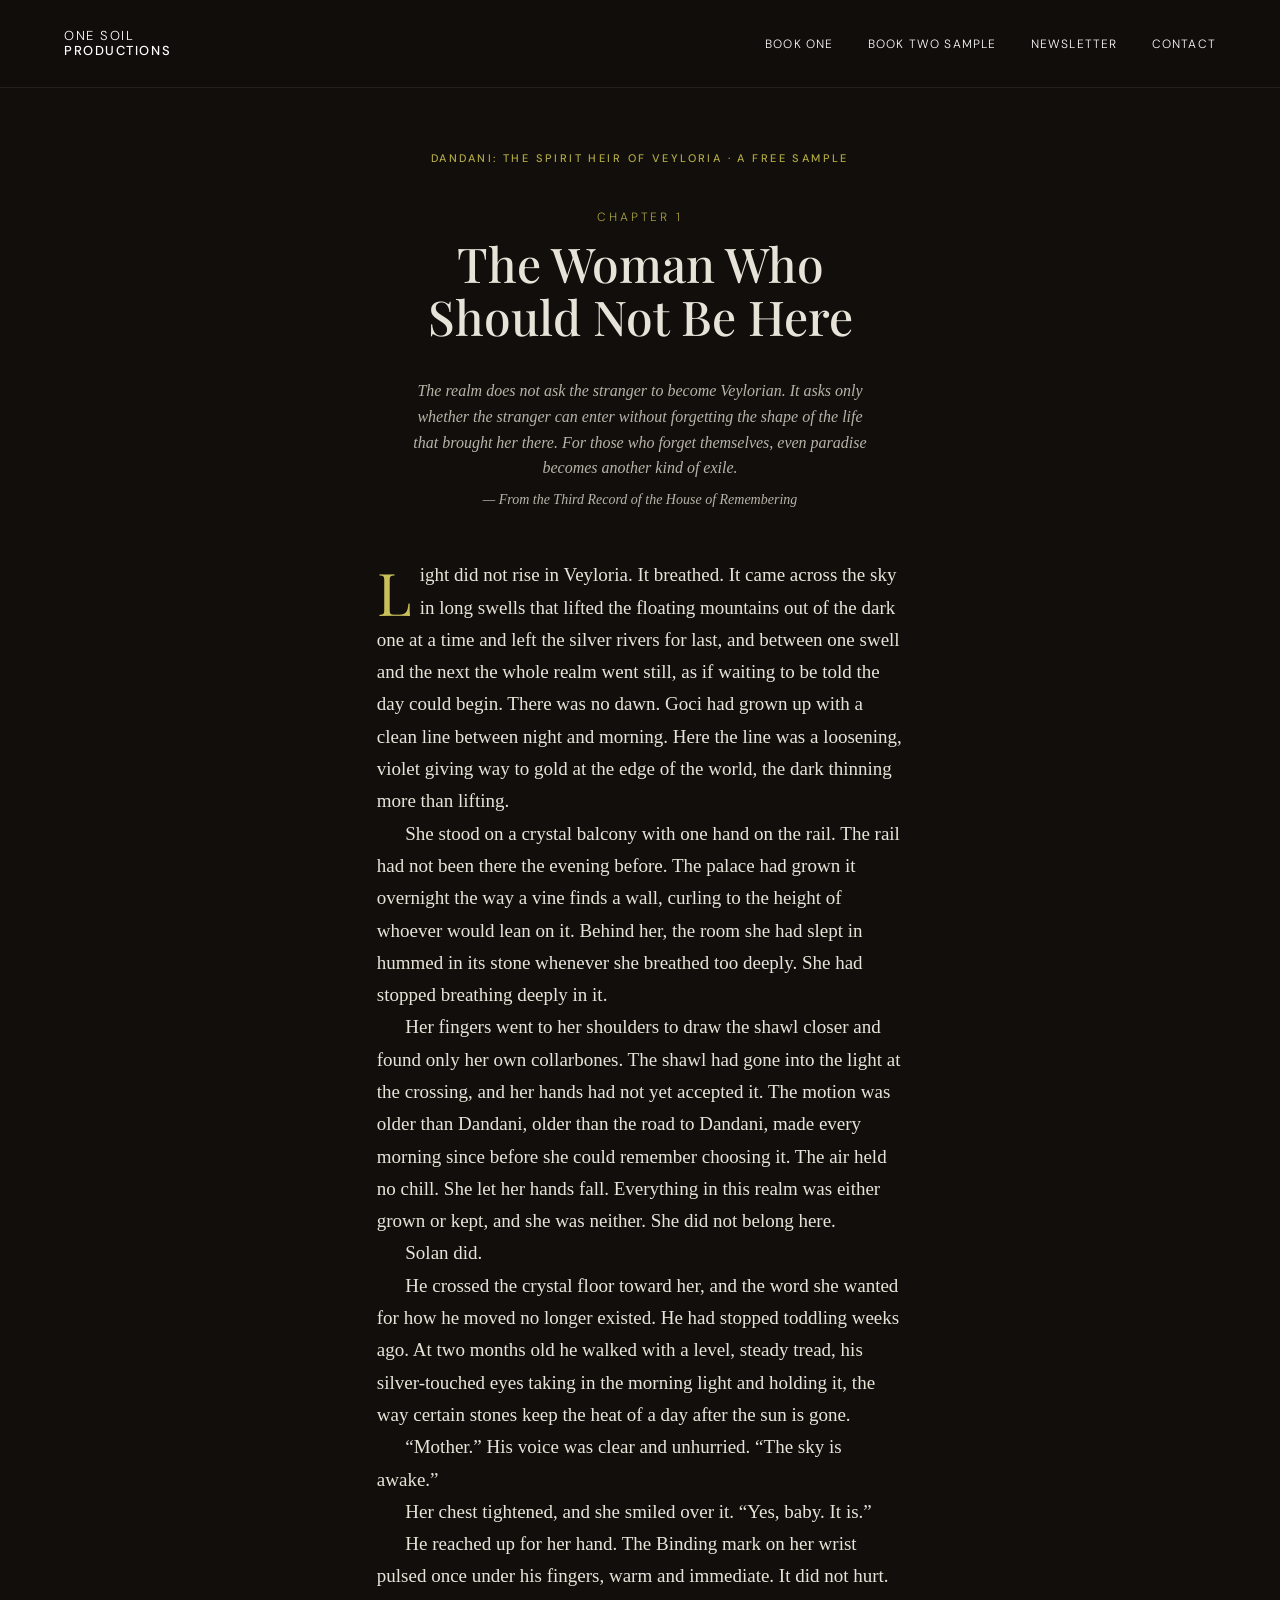
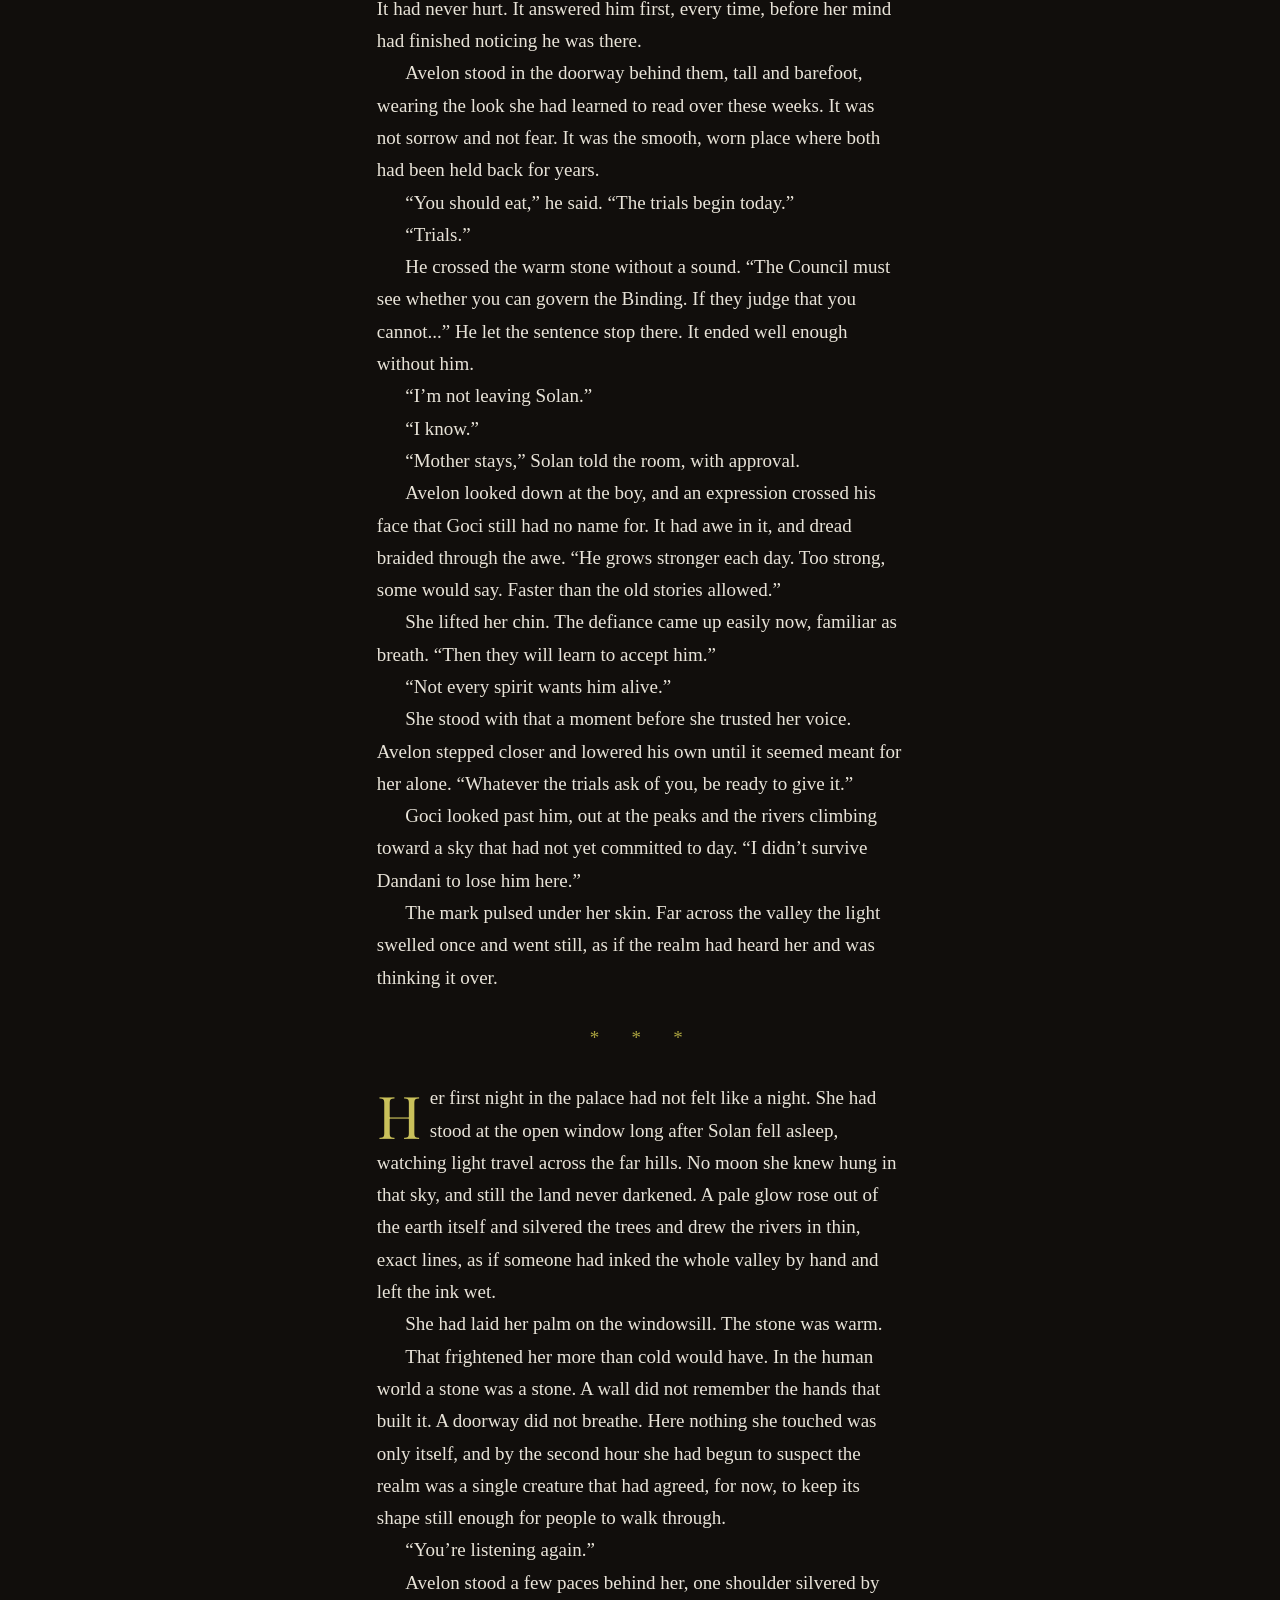
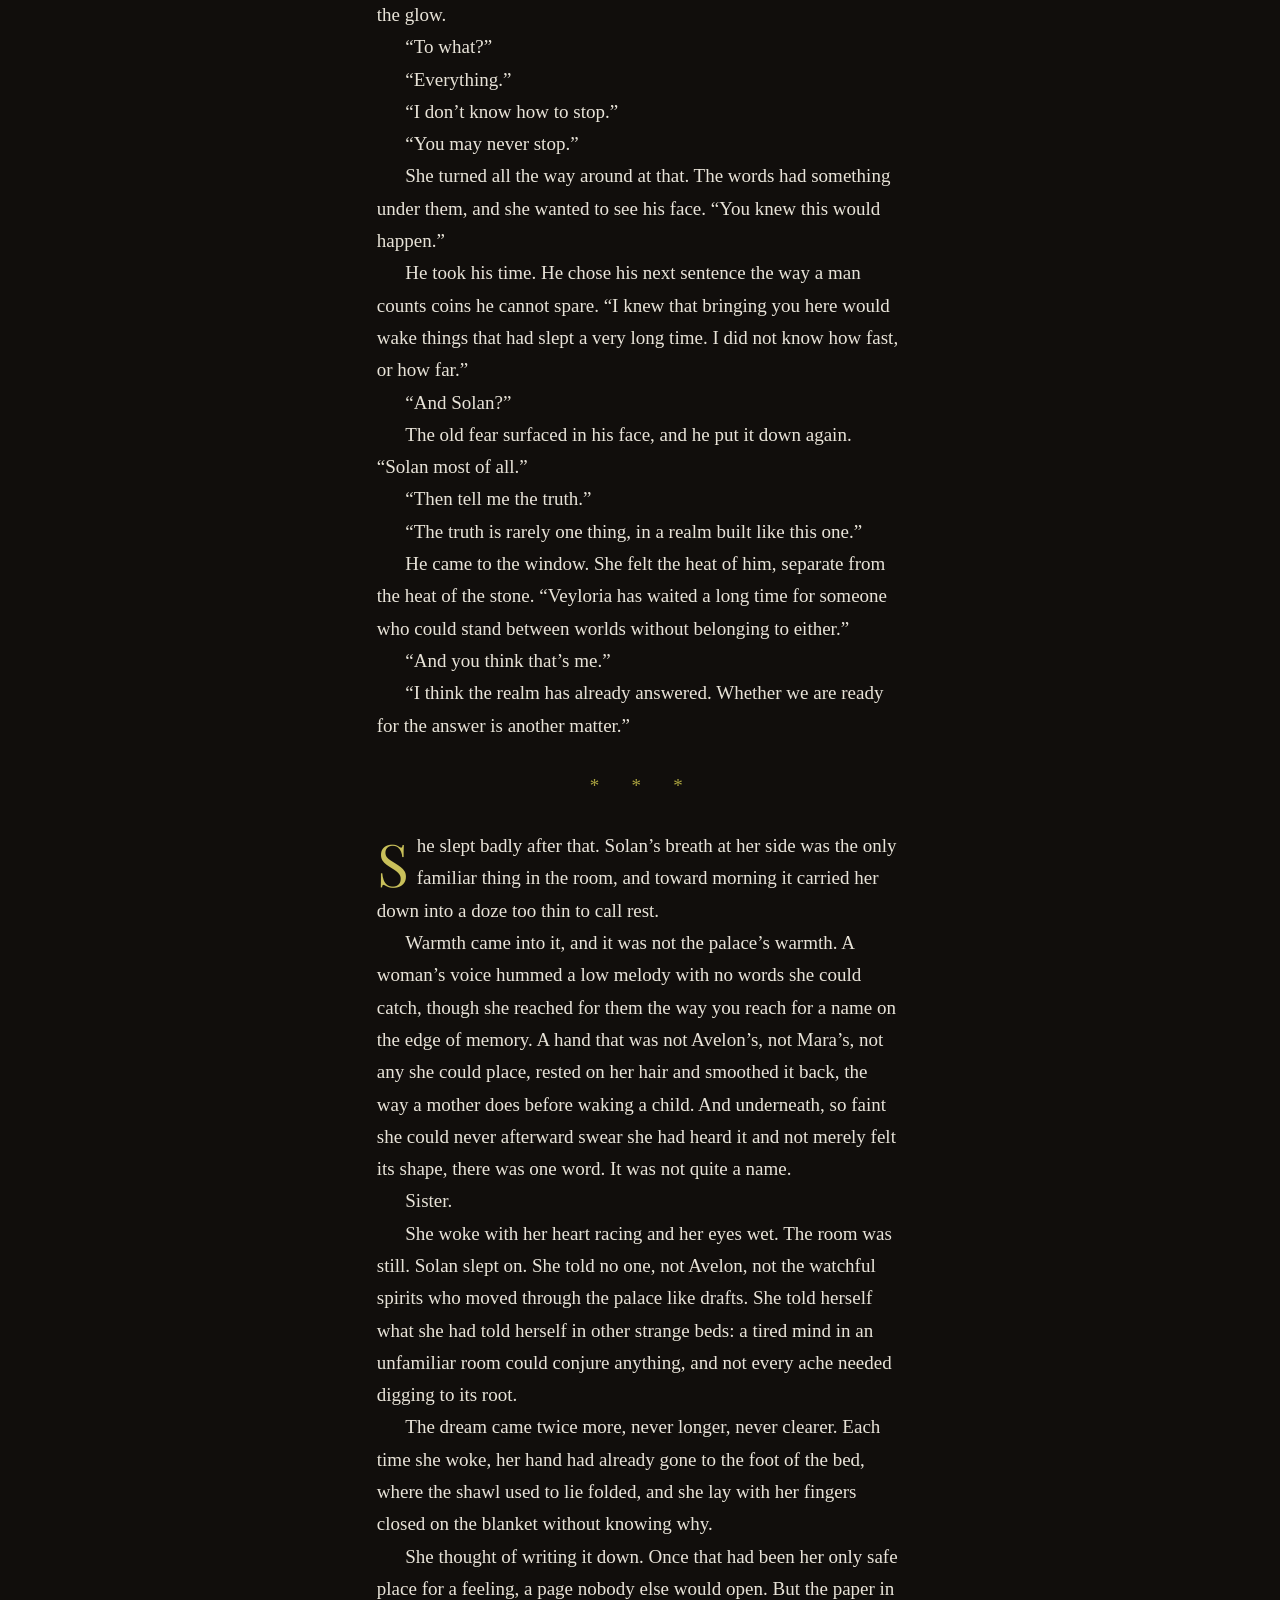
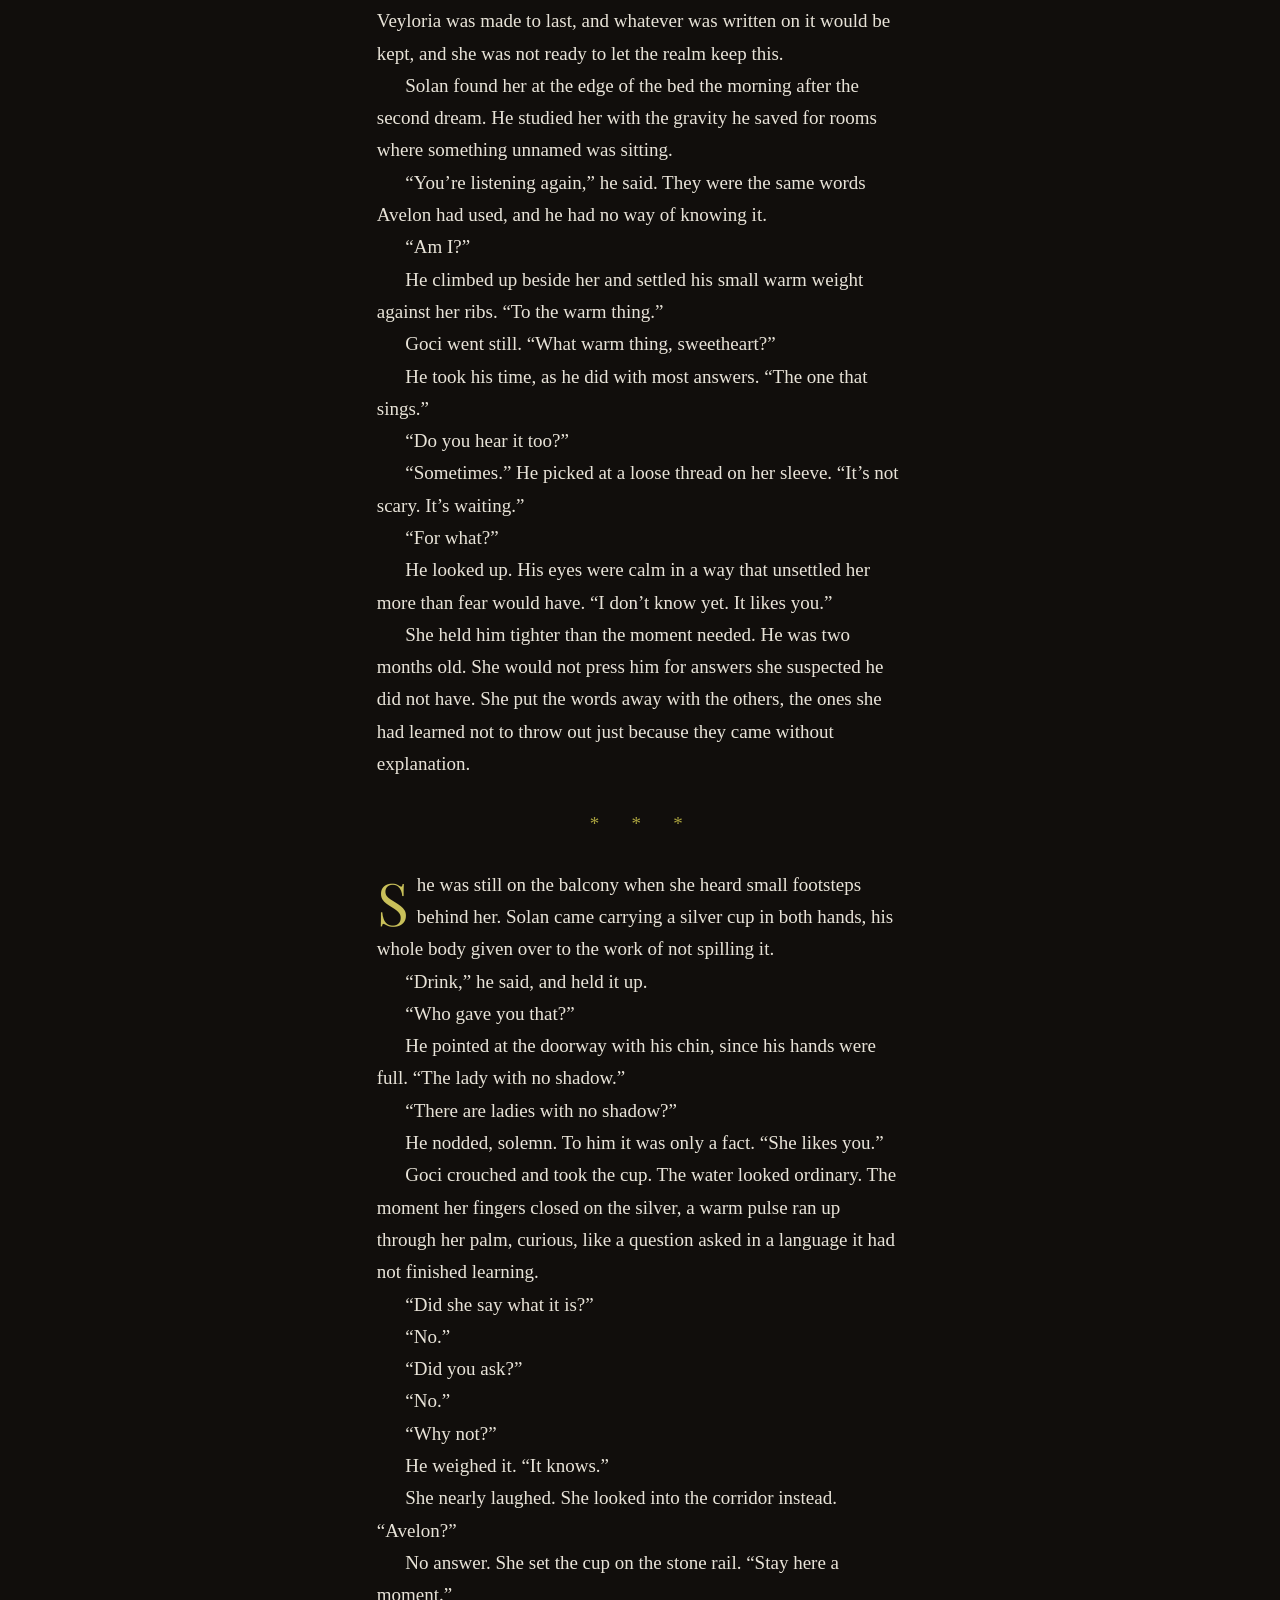
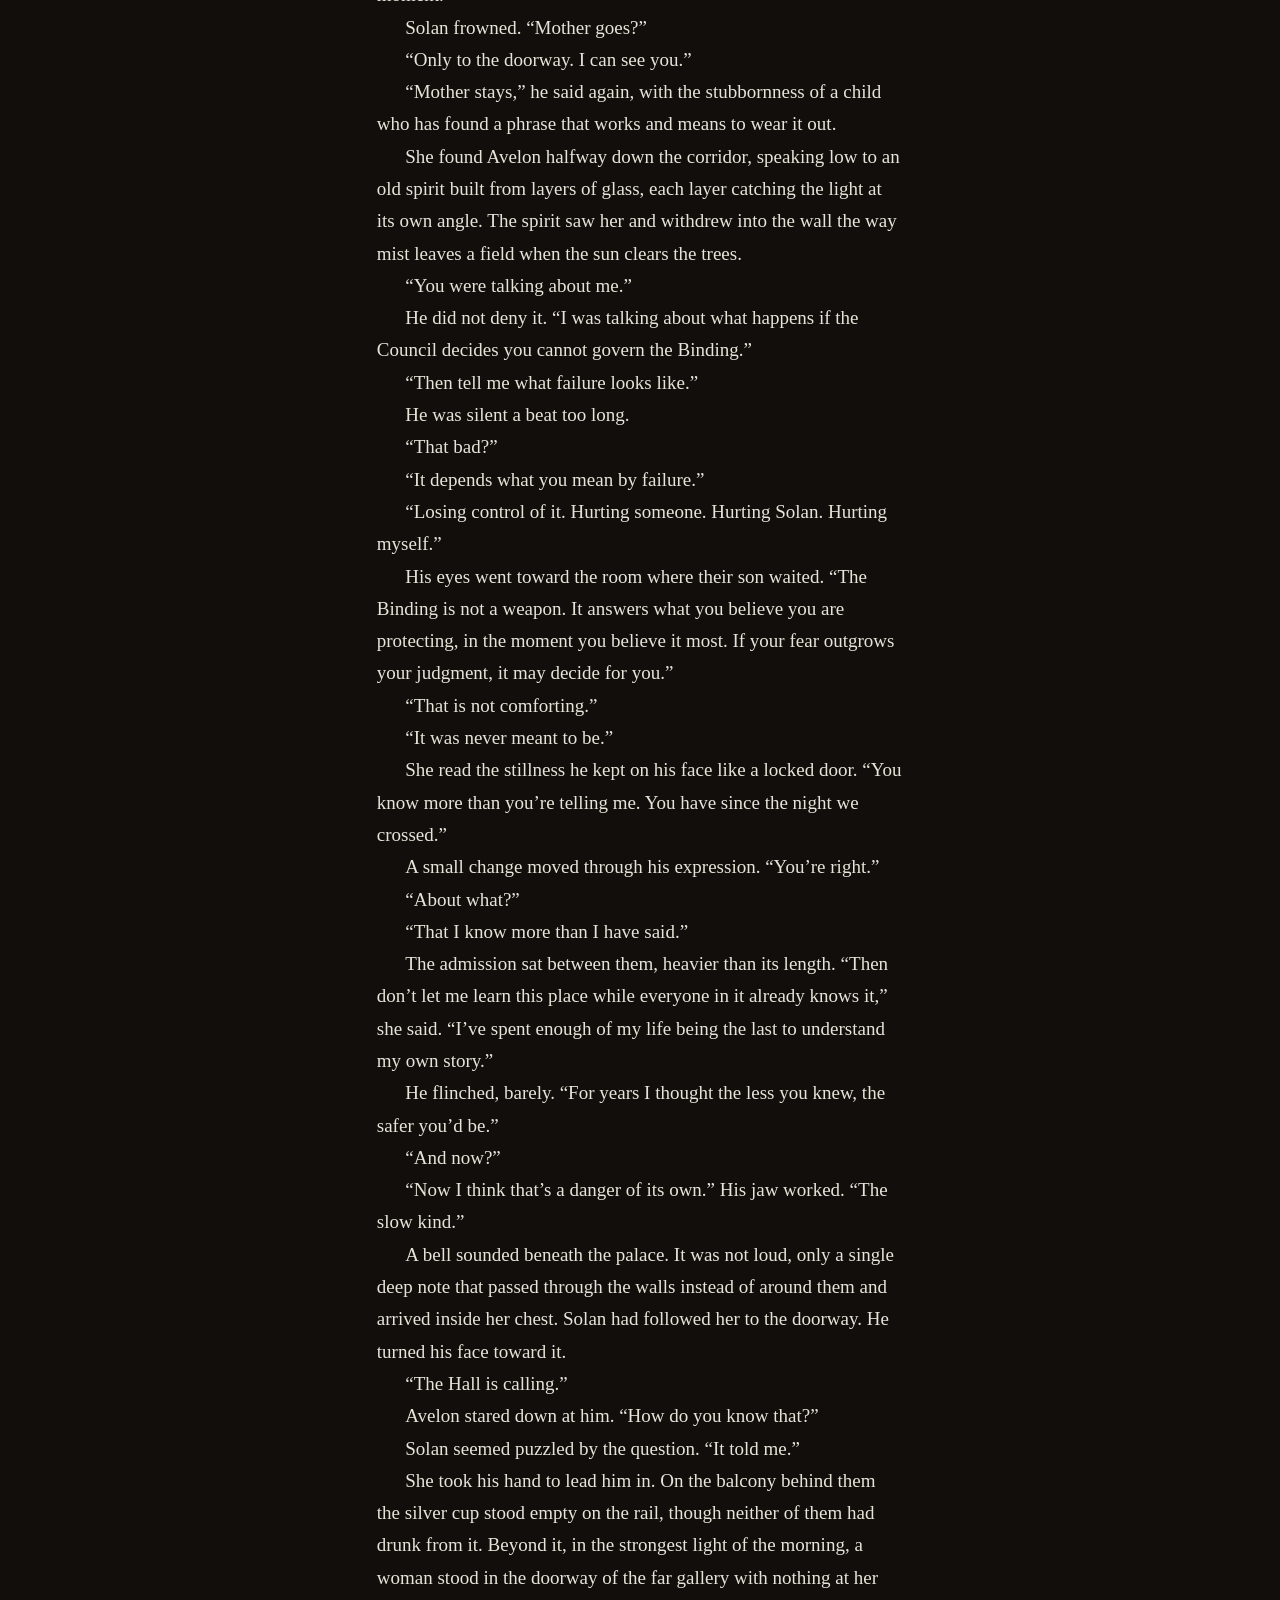
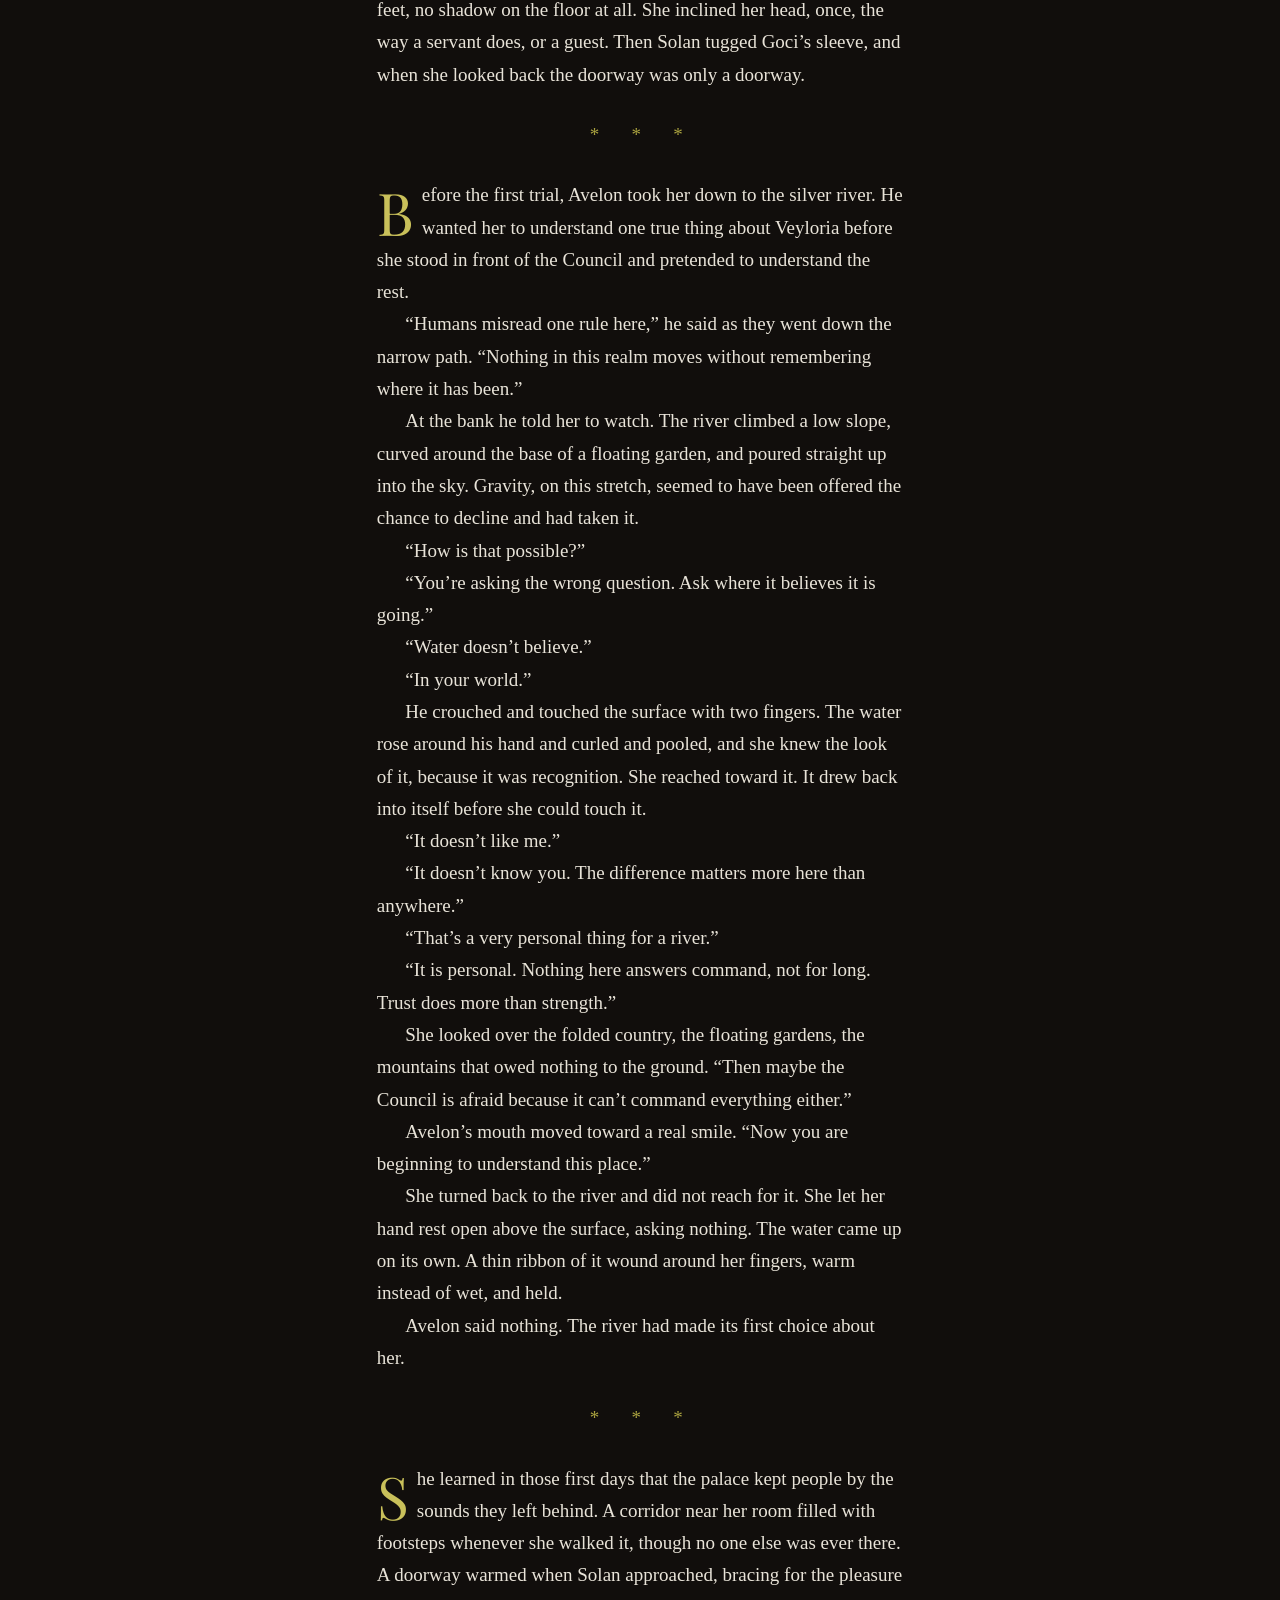
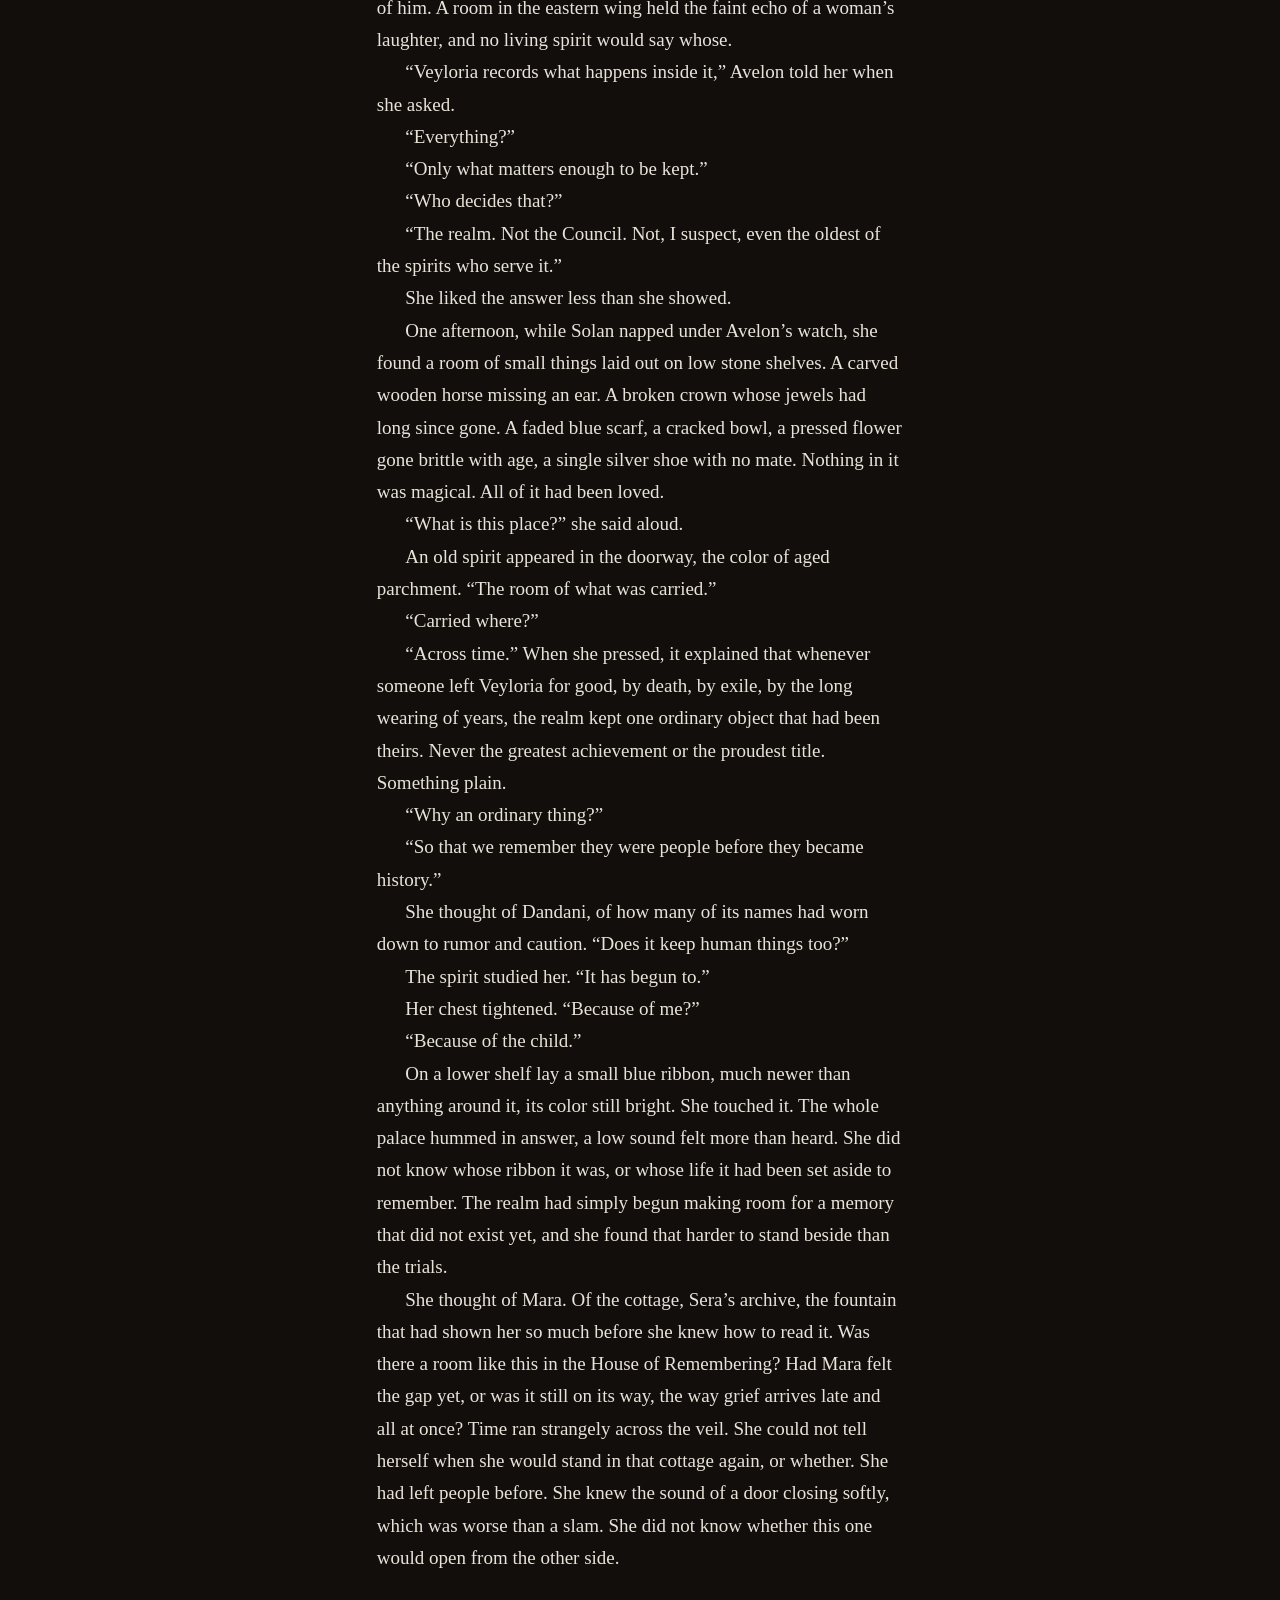
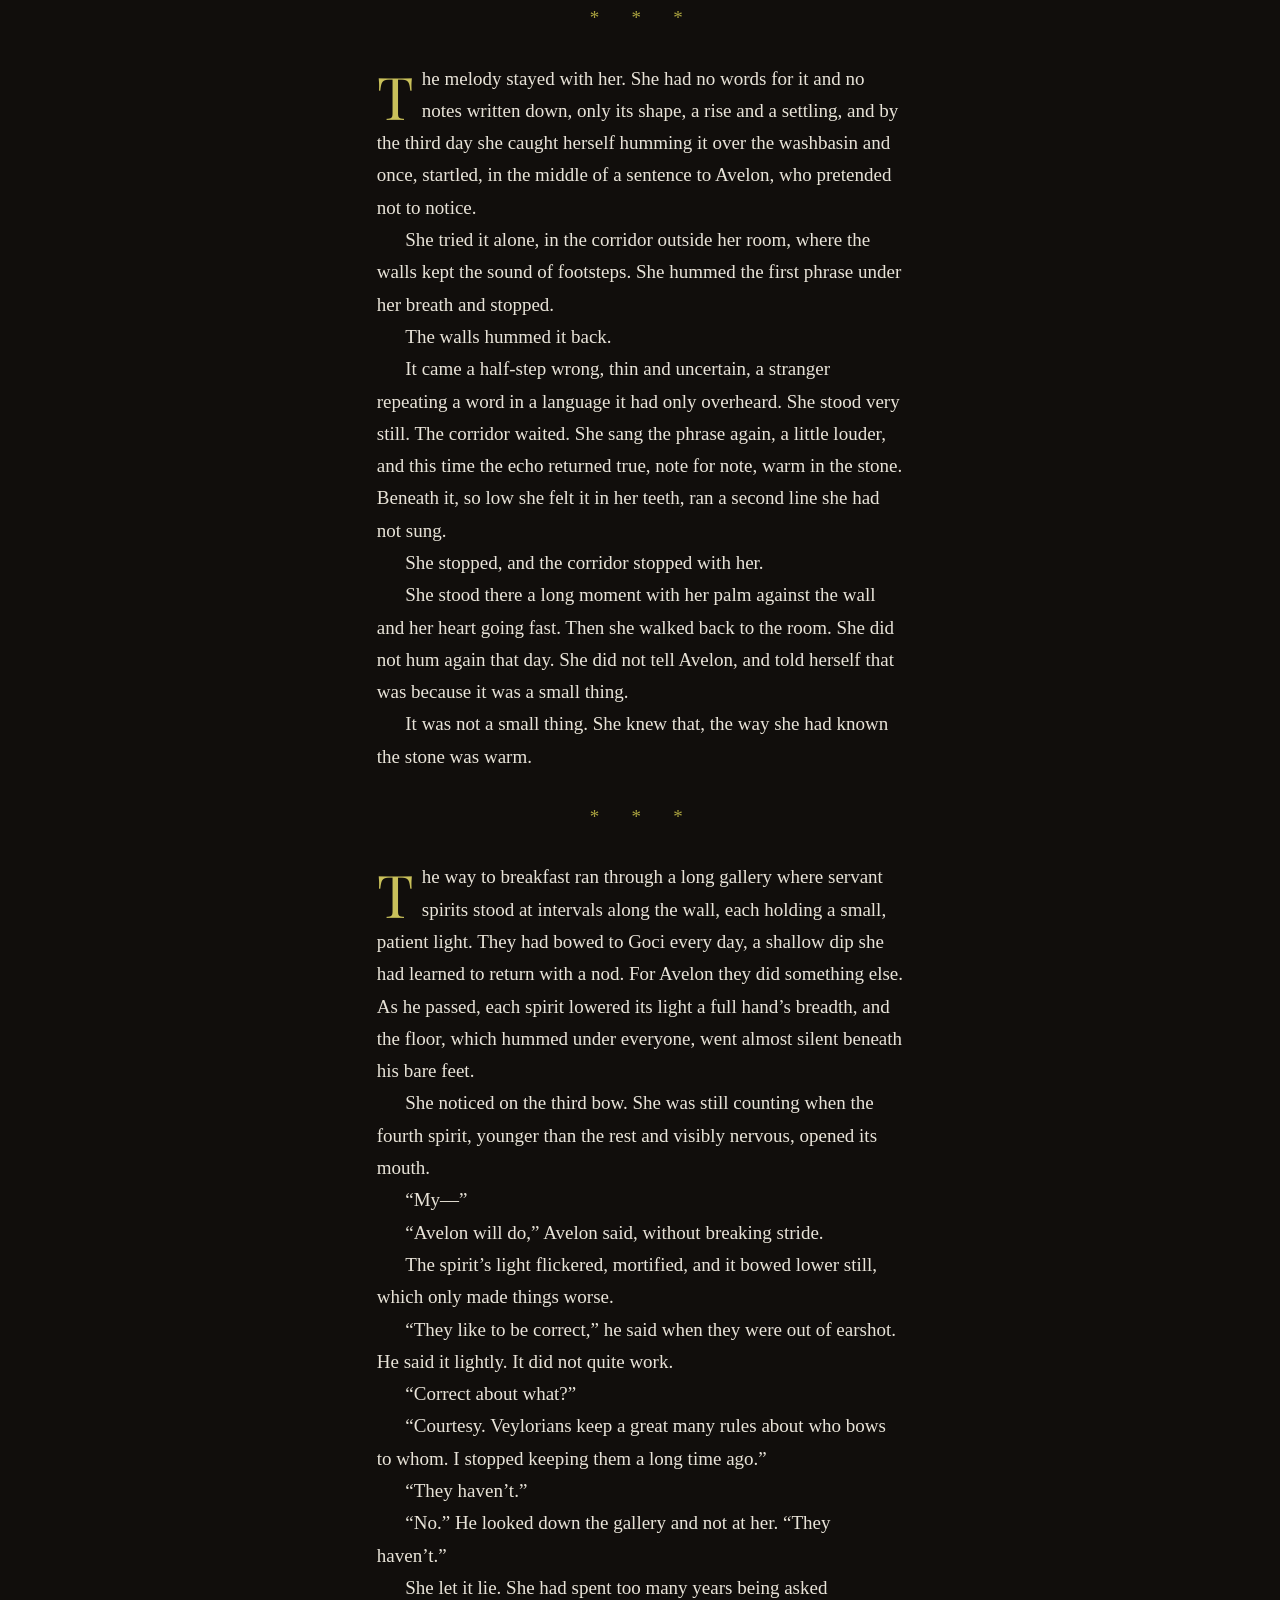
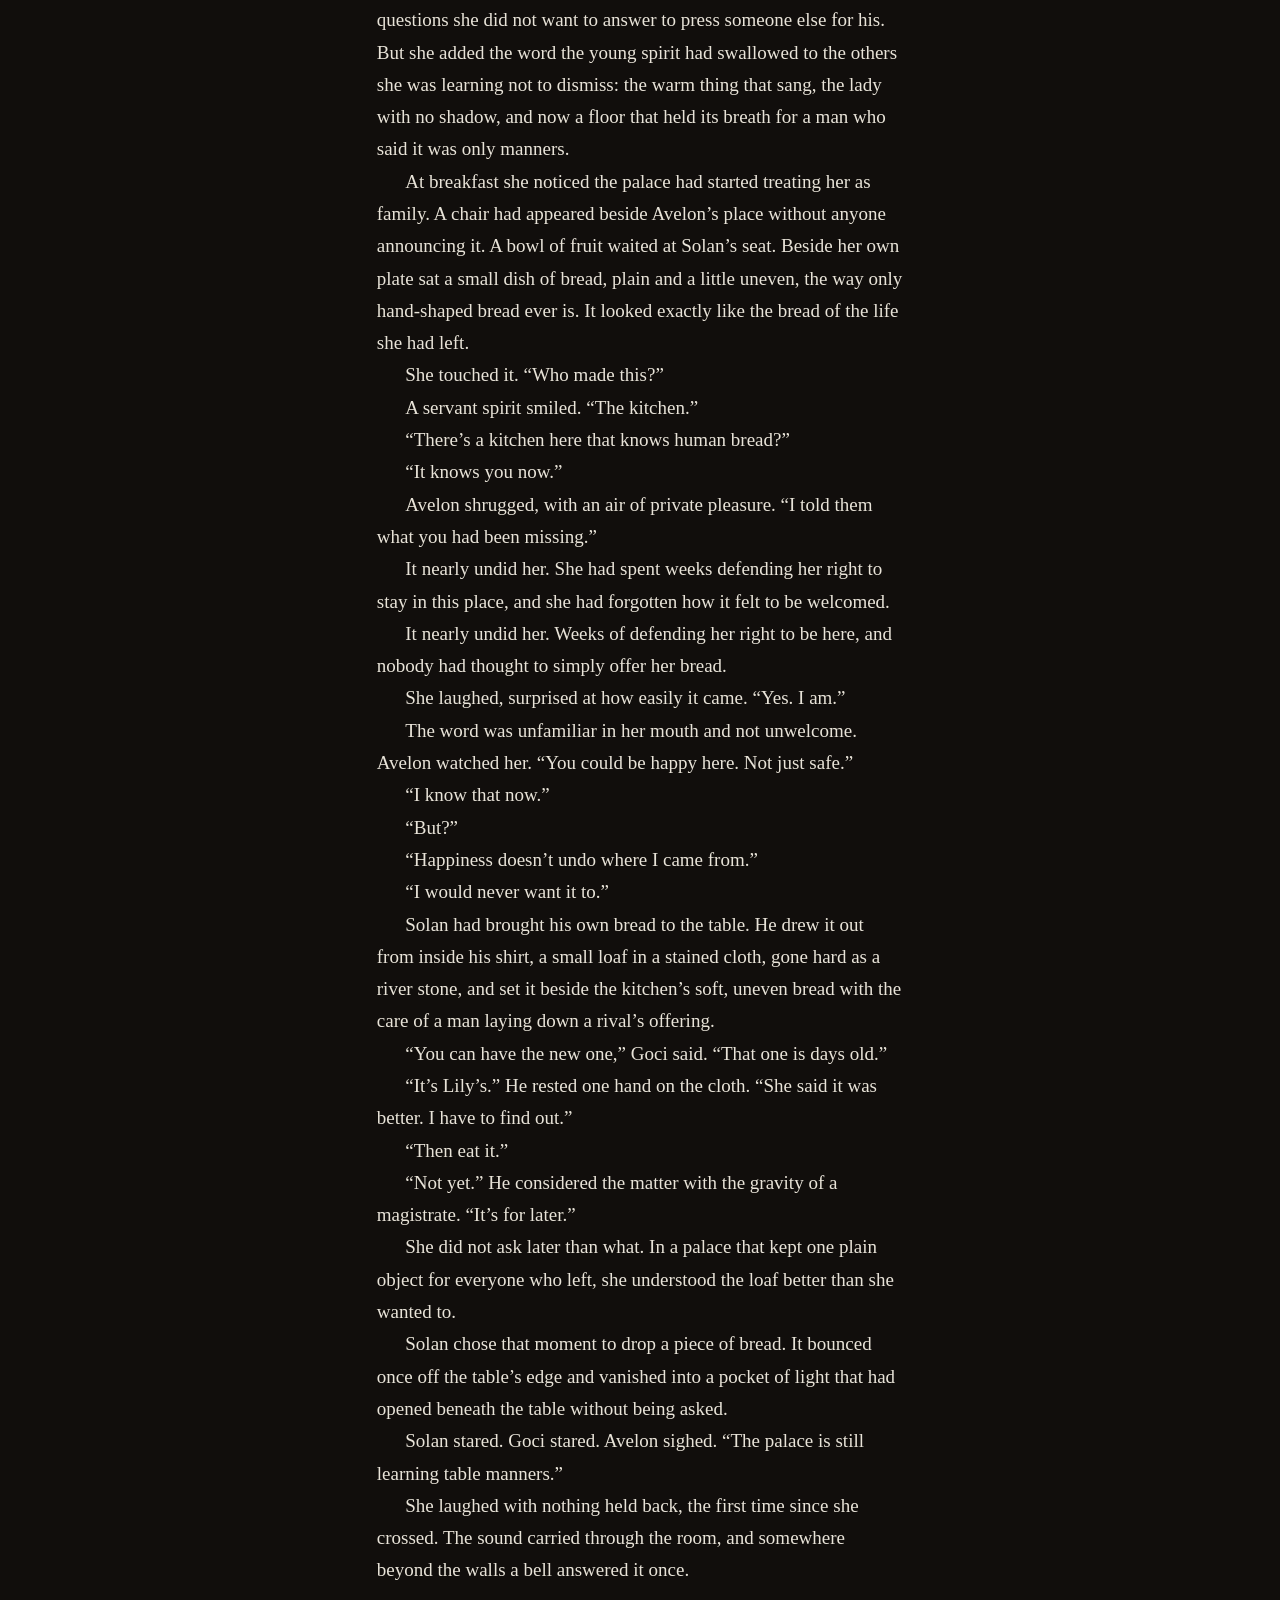
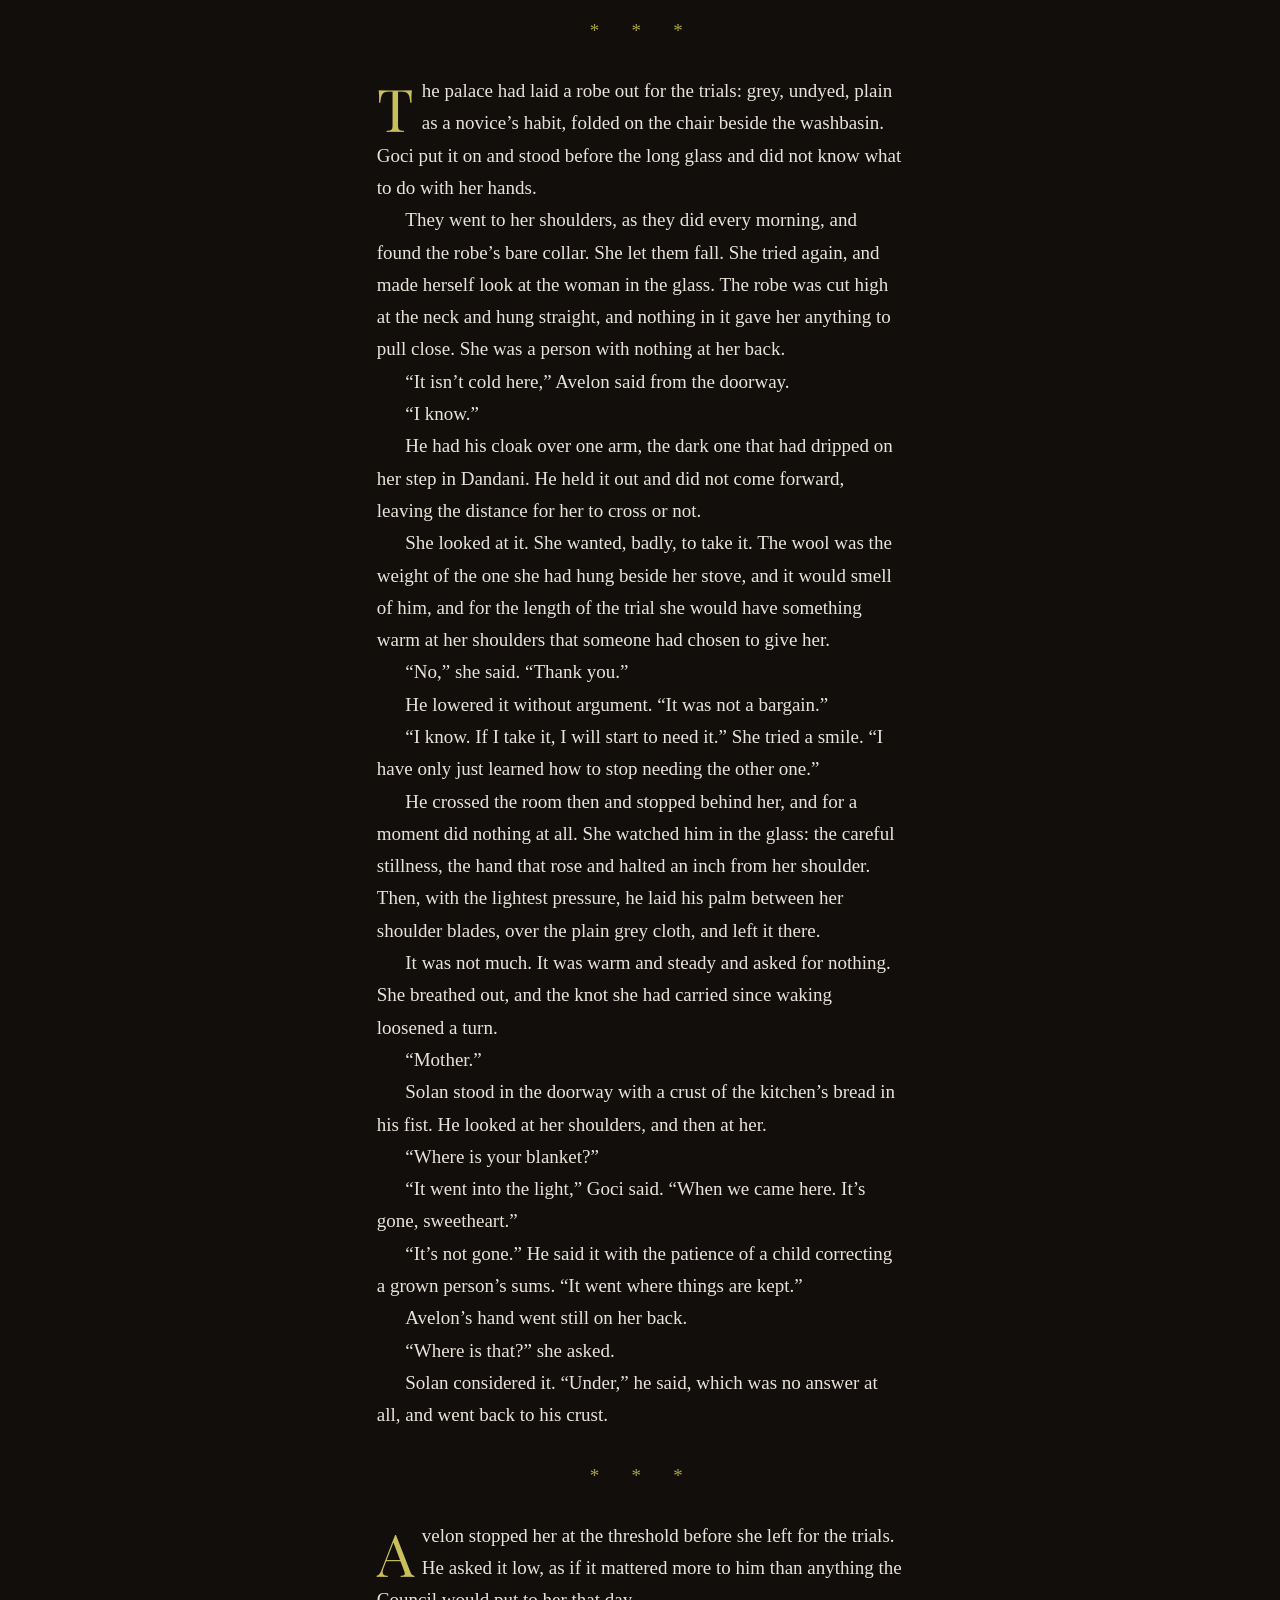
<file: sample-two.html>
<!doctype html><html lang="en"><head><meta charset="utf-8"><meta name="viewport" content="width=device-width,initial-scale=1"><meta name="description" content="Read Chapter One of Dandani: The Spirit Heir of Veyloria, Book Two of the Dandani Saga, by Solene Bi."><title>Read Chapter One — Dandani: The Spirit Heir of Veyloria | ONE SOIL PRODUCTIONS</title><meta property="og:title" content="Read Chapter One — Dandani: The Spirit Heir of Veyloria"><meta property="og:image" content="https://www.onesoilproductions.com/the-veil-between-cover.jpg"><link rel="preconnect" href="https://fonts.googleapis.com"><link rel="preconnect" href="https://fonts.gstatic.com" crossorigin><link href="https://fonts.googleapis.com/css2?family=DM+Sans:wght@300;400;500;600&family=Playfair+Display:wght@500;600&display=swap" rel="stylesheet"><link rel="stylesheet" href="styles.css"></head><body class="sample-page">
<header class="site-header"><a class="brand" href="index.html">ONE SOIL<br><strong>PRODUCTIONS</strong></a><button class="menu-toggle" aria-label="Open menu"><span></span><span></span><span></span></button><nav class="nav"><a href="index.html#veil">Book One</a><a href="sample-two.html">Book Two Sample</a><a href="index.html#newsletter">Newsletter</a><a href="index.html#contact">Contact</a></nav></header>
<main class="reader"><p class="eyebrow gold center">DANDANI: THE SPIRIT HEIR OF VEYLORIA · A FREE SAMPLE</p>
<article class="chapter">
<p class="clabel">Chapter 1</p>
<h1 class="ctitle">The Woman Who Should Not Be Here</h1>
<div class="epi"><p class="eq">The realm does not ask the stranger to become Veylorian. It asks only whether the stranger can enter without forgetting the shape of the life that brought her there. For those who forget themselves, even paradise becomes another kind of exile.</p><p class="ea">— From the Third Record of the House of Remembering</p></div>
<p class="first">Light did not rise in Veyloria. It breathed. It came across the sky in long swells that lifted the floating mountains out of the dark one at a time and left the silver rivers for last, and between one swell and the next the whole realm went still, as if waiting to be told the day could begin. There was no dawn. Goci had grown up with a clean line between night and morning. Here the line was a loosening, violet giving way to gold at the edge of the world, the dark thinning more than lifting.</p>
<p class="p">She stood on a crystal balcony with one hand on the rail. The rail had not been there the evening before. The palace had grown it overnight the way a vine finds a wall, curling to the height of whoever would lean on it. Behind her, the room she had slept in hummed in its stone whenever she breathed too deeply. She had stopped breathing deeply in it.</p>
<p class="p">Her fingers went to her shoulders to draw the shawl closer and found only her own collarbones. The shawl had gone into the light at the crossing, and her hands had not yet accepted it. The motion was older than Dandani, older than the road to Dandani, made every morning since before she could remember choosing it. The air held no chill. She let her hands fall. Everything in this realm was either grown or kept, and she was neither. She did not belong here.</p>
<p class="p">Solan did.</p>
<p class="p">He crossed the crystal floor toward her, and the word she wanted for how he moved no longer existed. He had stopped toddling weeks ago. At two months old he walked with a level, steady tread, his silver-touched eyes taking in the morning light and holding it, the way certain stones keep the heat of a day after the sun is gone.</p>
<p class="p">“Mother.” His voice was clear and unhurried. “The sky is awake.”</p>
<p class="p">Her chest tightened, and she smiled over it. “Yes, baby. It is.”</p>
<p class="p">He reached up for her hand. The Binding mark on her wrist pulsed once under his fingers, warm and immediate. It did not hurt. It had never hurt. It answered him first, every time, before her mind had finished noticing he was there.</p>
<p class="p">Avelon stood in the doorway behind them, tall and barefoot, wearing the look she had learned to read over these weeks. It was not sorrow and not fear. It was the smooth, worn place where both had been held back for years.</p>
<p class="p">“You should eat,” he said. “The trials begin today.”</p>
<p class="p">“Trials.”</p>
<p class="p">He crossed the warm stone without a sound. “The Council must see whether you can govern the Binding. If they judge that you cannot...” He let the sentence stop there. It ended well enough without him.</p>
<p class="p">“I’m not leaving Solan.”</p>
<p class="p">“I know.”</p>
<p class="p">“Mother stays,” Solan told the room, with approval.</p>
<p class="p">Avelon looked down at the boy, and an expression crossed his face that Goci still had no name for. It had awe in it, and dread braided through the awe. “He grows stronger each day. Too strong, some would say. Faster than the old stories allowed.”</p>
<p class="p">She lifted her chin. The defiance came up easily now, familiar as breath. “Then they will learn to accept him.”</p>
<p class="p">“Not every spirit wants him alive.”</p>
<p class="p">She stood with that a moment before she trusted her voice. Avelon stepped closer and lowered his own until it seemed meant for her alone. “Whatever the trials ask of you, be ready to give it.”</p>
<p class="p">Goci looked past him, out at the peaks and the rivers climbing toward a sky that had not yet committed to day. “I didn’t survive Dandani to lose him here.”</p>
<p class="p">The mark pulsed under her skin. Far across the valley the light swelled once and went still, as if the realm had heard her and was thinking it over.</p>
<p class="sb">*&#160;&#160;*&#160;&#160;*</p>
<p class="first">Her first night in the palace had not felt like a night. She had stood at the open window long after Solan fell asleep, watching light travel across the far hills. No moon she knew hung in that sky, and still the land never darkened. A pale glow rose out of the earth itself and silvered the trees and drew the rivers in thin, exact lines, as if someone had inked the whole valley by hand and left the ink wet.</p>
<p class="p">She had laid her palm on the windowsill. The stone was warm.</p>
<p class="p">That frightened her more than cold would have. In the human world a stone was a stone. A wall did not remember the hands that built it. A doorway did not breathe. Here nothing she touched was only itself, and by the second hour she had begun to suspect the realm was a single creature that had agreed, for now, to keep its shape still enough for people to walk through.</p>
<p class="p">“You’re listening again.”</p>
<p class="p">Avelon stood a few paces behind her, one shoulder silvered by the glow.</p>
<p class="p">“To what?”</p>
<p class="p">“Everything.”</p>
<p class="p">“I don’t know how to stop.”</p>
<p class="p">“You may never stop.”</p>
<p class="p">She turned all the way around at that. The words had something under them, and she wanted to see his face. “You knew this would happen.”</p>
<p class="p">He took his time. He chose his next sentence the way a man counts coins he cannot spare. “I knew that bringing you here would wake things that had slept a very long time. I did not know how fast, or how far.”</p>
<p class="p">“And Solan?”</p>
<p class="p">The old fear surfaced in his face, and he put it down again. “Solan most of all.”</p>
<p class="p">“Then tell me the truth.”</p>
<p class="p">“The truth is rarely one thing, in a realm built like this one.”</p>
<p class="p">He came to the window. She felt the heat of him, separate from the heat of the stone. “Veyloria has waited a long time for someone who could stand between worlds without belonging to either.”</p>
<p class="p">“And you think that’s me.”</p>
<p class="p">“I think the realm has already answered. Whether we are ready for the answer is another matter.”</p>
<p class="sb">*&#160;&#160;*&#160;&#160;*</p>
<p class="first">She slept badly after that. Solan’s breath at her side was the only familiar thing in the room, and toward morning it carried her down into a doze too thin to call rest.</p>
<p class="p">Warmth came into it, and it was not the palace’s warmth. A woman’s voice hummed a low melody with no words she could catch, though she reached for them the way you reach for a name on the edge of memory. A hand that was not Avelon’s, not Mara’s, not any she could place, rested on her hair and smoothed it back, the way a mother does before waking a child. And underneath, so faint she could never afterward swear she had heard it and not merely felt its shape, there was one word. It was not quite a name.</p>
<p class="p">Sister.</p>
<p class="p">She woke with her heart racing and her eyes wet. The room was still. Solan slept on. She told no one, not Avelon, not the watchful spirits who moved through the palace like drafts. She told herself what she had told herself in other strange beds: a tired mind in an unfamiliar room could conjure anything, and not every ache needed digging to its root.</p>
<p class="p">The dream came twice more, never longer, never clearer. Each time she woke, her hand had already gone to the foot of the bed, where the shawl used to lie folded, and she lay with her fingers closed on the blanket without knowing why.</p>
<p class="p">She thought of writing it down. Once that had been her only safe place for a feeling, a page nobody else would open. But the paper in Veyloria was made to last, and whatever was written on it would be kept, and she was not ready to let the realm keep this.</p>
<p class="p">Solan found her at the edge of the bed the morning after the second dream. He studied her with the gravity he saved for rooms where something unnamed was sitting.</p>
<p class="p">“You’re listening again,” he said. They were the same words Avelon had used, and he had no way of knowing it.</p>
<p class="p">“Am I?”</p>
<p class="p">He climbed up beside her and settled his small warm weight against her ribs. “To the warm thing.”</p>
<p class="p">Goci went still. “What warm thing, sweetheart?”</p>
<p class="p">He took his time, as he did with most answers. “The one that sings.”</p>
<p class="p">“Do you hear it too?”</p>
<p class="p">“Sometimes.” He picked at a loose thread on her sleeve. “It’s not scary. It’s waiting.”</p>
<p class="p">“For what?”</p>
<p class="p">He looked up. His eyes were calm in a way that unsettled her more than fear would have. “I don’t know yet. It likes you.”</p>
<p class="p">She held him tighter than the moment needed. He was two months old. She would not press him for answers she suspected he did not have. She put the words away with the others, the ones she had learned not to throw out just because they came without explanation.</p>
<p class="sb">*&#160;&#160;*&#160;&#160;*</p>
<p class="first">She was still on the balcony when she heard small footsteps behind her. Solan came carrying a silver cup in both hands, his whole body given over to the work of not spilling it.</p>
<p class="p">“Drink,” he said, and held it up.</p>
<p class="p">“Who gave you that?”</p>
<p class="p">He pointed at the doorway with his chin, since his hands were full. “The lady with no shadow.”</p>
<p class="p">“There are ladies with no shadow?”</p>
<p class="p">He nodded, solemn. To him it was only a fact. “She likes you.”</p>
<p class="p">Goci crouched and took the cup. The water looked ordinary. The moment her fingers closed on the silver, a warm pulse ran up through her palm, curious, like a question asked in a language it had not finished learning.</p>
<p class="p">“Did she say what it is?”</p>
<p class="p">“No.”</p>
<p class="p">“Did you ask?”</p>
<p class="p">“No.”</p>
<p class="p">“Why not?”</p>
<p class="p">He weighed it. “It knows.”</p>
<p class="p">She nearly laughed. She looked into the corridor instead. “Avelon?”</p>
<p class="p">No answer. She set the cup on the stone rail. “Stay here a moment.”</p>
<p class="p">Solan frowned. “Mother goes?”</p>
<p class="p">“Only to the doorway. I can see you.”</p>
<p class="p">“Mother stays,” he said again, with the stubbornness of a child who has found a phrase that works and means to wear it out.</p>
<p class="p">She found Avelon halfway down the corridor, speaking low to an old spirit built from layers of glass, each layer catching the light at its own angle. The spirit saw her and withdrew into the wall the way mist leaves a field when the sun clears the trees.</p>
<p class="p">“You were talking about me.”</p>
<p class="p">He did not deny it. “I was talking about what happens if the Council decides you cannot govern the Binding.”</p>
<p class="p">“Then tell me what failure looks like.”</p>
<p class="p">He was silent a beat too long.</p>
<p class="p">“That bad?”</p>
<p class="p">“It depends what you mean by failure.”</p>
<p class="p">“Losing control of it. Hurting someone. Hurting Solan. Hurting myself.”</p>
<p class="p">His eyes went toward the room where their son waited. “The Binding is not a weapon. It answers what you believe you are protecting, in the moment you believe it most. If your fear outgrows your judgment, it may decide for you.”</p>
<p class="p">“That is not comforting.”</p>
<p class="p">“It was never meant to be.”</p>
<p class="p">She read the stillness he kept on his face like a locked door. “You know more than you’re telling me. You have since the night we crossed.”</p>
<p class="p">A small change moved through his expression. “You’re right.”</p>
<p class="p">“About what?”</p>
<p class="p">“That I know more than I have said.”</p>
<p class="p">The admission sat between them, heavier than its length. “Then don’t let me learn this place while everyone in it already knows it,” she said. “I’ve spent enough of my life being the last to understand my own story.”</p>
<p class="p">He flinched, barely. “For years I thought the less you knew, the safer you’d be.”</p>
<p class="p">“And now?”</p>
<p class="p">“Now I think that’s a danger of its own.” His jaw worked. “The slow kind.”</p>
<p class="p">A bell sounded beneath the palace. It was not loud, only a single deep note that passed through the walls instead of around them and arrived inside her chest. Solan had followed her to the doorway. He turned his face toward it.</p>
<p class="p">“The Hall is calling.”</p>
<p class="p">Avelon stared down at him. “How do you know that?”</p>
<p class="p">Solan seemed puzzled by the question. “It told me.”</p>
<p class="p">She took his hand to lead him in. On the balcony behind them the silver cup stood empty on the rail, though neither of them had drunk from it. Beyond it, in the strongest light of the morning, a woman stood in the doorway of the far gallery with nothing at her feet, no shadow on the floor at all. She inclined her head, once, the way a servant does, or a guest. Then Solan tugged Goci’s sleeve, and when she looked back the doorway was only a doorway.</p>
<p class="sb">*&#160;&#160;*&#160;&#160;*</p>
<p class="first">Before the first trial, Avelon took her down to the silver river. He wanted her to understand one true thing about Veyloria before she stood in front of the Council and pretended to understand the rest.</p>
<p class="p">“Humans misread one rule here,” he said as they went down the narrow path. “Nothing in this realm moves without remembering where it has been.”</p>
<p class="p">At the bank he told her to watch. The river climbed a low slope, curved around the base of a floating garden, and poured straight up into the sky. Gravity, on this stretch, seemed to have been offered the chance to decline and had taken it.</p>
<p class="p">“How is that possible?”</p>
<p class="p">“You’re asking the wrong question. Ask where it believes it is going.”</p>
<p class="p">“Water doesn’t believe.”</p>
<p class="p">“In your world.”</p>
<p class="p">He crouched and touched the surface with two fingers. The water rose around his hand and curled and pooled, and she knew the look of it, because it was recognition. She reached toward it. It drew back into itself before she could touch it.</p>
<p class="p">“It doesn’t like me.”</p>
<p class="p">“It doesn’t know you. The difference matters more here than anywhere.”</p>
<p class="p">“That’s a very personal thing for a river.”</p>
<p class="p">“It is personal. Nothing here answers command, not for long. Trust does more than strength.”</p>
<p class="p">She looked over the folded country, the floating gardens, the mountains that owed nothing to the ground. “Then maybe the Council is afraid because it can’t command everything either.”</p>
<p class="p">Avelon’s mouth moved toward a real smile. “Now you are beginning to understand this place.”</p>
<p class="p">She turned back to the river and did not reach for it. She let her hand rest open above the surface, asking nothing. The water came up on its own. A thin ribbon of it wound around her fingers, warm instead of wet, and held.</p>
<p class="p">Avelon said nothing. The river had made its first choice about her.</p>
<p class="sb">*&#160;&#160;*&#160;&#160;*</p>
<p class="first">She learned in those first days that the palace kept people by the sounds they left behind. A corridor near her room filled with footsteps whenever she walked it, though no one else was ever there. A doorway warmed when Solan approached, bracing for the pleasure of him. A room in the eastern wing held the faint echo of a woman’s laughter, and no living spirit would say whose.</p>
<p class="p">“Veyloria records what happens inside it,” Avelon told her when she asked.</p>
<p class="p">“Everything?”</p>
<p class="p">“Only what matters enough to be kept.”</p>
<p class="p">“Who decides that?”</p>
<p class="p">“The realm. Not the Council. Not, I suspect, even the oldest of the spirits who serve it.”</p>
<p class="p">She liked the answer less than she showed.</p>
<p class="p">One afternoon, while Solan napped under Avelon’s watch, she found a room of small things laid out on low stone shelves. A carved wooden horse missing an ear. A broken crown whose jewels had long since gone. A faded blue scarf, a cracked bowl, a pressed flower gone brittle with age, a single silver shoe with no mate. Nothing in it was magical. All of it had been loved.</p>
<p class="p">“What is this place?” she said aloud.</p>
<p class="p">An old spirit appeared in the doorway, the color of aged parchment. “The room of what was carried.”</p>
<p class="p">“Carried where?”</p>
<p class="p">“Across time.” When she pressed, it explained that whenever someone left Veyloria for good, by death, by exile, by the long wearing of years, the realm kept one ordinary object that had been theirs. Never the greatest achievement or the proudest title. Something plain.</p>
<p class="p">“Why an ordinary thing?”</p>
<p class="p">“So that we remember they were people before they became history.”</p>
<p class="p">She thought of Dandani, of how many of its names had worn down to rumor and caution. “Does it keep human things too?”</p>
<p class="p">The spirit studied her. “It has begun to.”</p>
<p class="p">Her chest tightened. “Because of me?”</p>
<p class="p">“Because of the child.”</p>
<p class="p">On a lower shelf lay a small blue ribbon, much newer than anything around it, its color still bright. She touched it. The whole palace hummed in answer, a low sound felt more than heard. She did not know whose ribbon it was, or whose life it had been set aside to remember. The realm had simply begun making room for a memory that did not exist yet, and she found that harder to stand beside than the trials.</p>
<p class="p">She thought of Mara. Of the cottage, Sera’s archive, the fountain that had shown her so much before she knew how to read it. Was there a room like this in the House of Remembering? Had Mara felt the gap yet, or was it still on its way, the way grief arrives late and all at once? Time ran strangely across the veil. She could not tell herself when she would stand in that cottage again, or whether. She had left people before. She knew the sound of a door closing softly, which was worse than a slam. She did not know whether this one would open from the other side.</p>
<p class="sb">*&#160;&#160;*&#160;&#160;*</p>
<p class="first">The melody stayed with her. She had no words for it and no notes written down, only its shape, a rise and a settling, and by the third day she caught herself humming it over the washbasin and once, startled, in the middle of a sentence to Avelon, who pretended not to notice.</p>
<p class="p">She tried it alone, in the corridor outside her room, where the walls kept the sound of footsteps. She hummed the first phrase under her breath and stopped.</p>
<p class="p">The walls hummed it back.</p>
<p class="p">It came a half-step wrong, thin and uncertain, a stranger repeating a word in a language it had only overheard. She stood very still. The corridor waited. She sang the phrase again, a little louder, and this time the echo returned true, note for note, warm in the stone. Beneath it, so low she felt it in her teeth, ran a second line she had not sung.</p>
<p class="p">She stopped, and the corridor stopped with her.</p>
<p class="p">She stood there a long moment with her palm against the wall and her heart going fast. Then she walked back to the room. She did not hum again that day. She did not tell Avelon, and told herself that was because it was a small thing.</p>
<p class="p">It was not a small thing. She knew that, the way she had known the stone was warm.</p>
<p class="sb">*&#160;&#160;*&#160;&#160;*</p>
<p class="first">The way to breakfast ran through a long gallery where servant spirits stood at intervals along the wall, each holding a small, patient light. They had bowed to Goci every day, a shallow dip she had learned to return with a nod. For Avelon they did something else. As he passed, each spirit lowered its light a full hand’s breadth, and the floor, which hummed under everyone, went almost silent beneath his bare feet.</p>
<p class="p">She noticed on the third bow. She was still counting when the fourth spirit, younger than the rest and visibly nervous, opened its mouth.</p>
<p class="p">“My—”</p>
<p class="p">“Avelon will do,” Avelon said, without breaking stride.</p>
<p class="p">The spirit’s light flickered, mortified, and it bowed lower still, which only made things worse.</p>
<p class="p">“They like to be correct,” he said when they were out of earshot. He said it lightly. It did not quite work.</p>
<p class="p">“Correct about what?”</p>
<p class="p">“Courtesy. Veylorians keep a great many rules about who bows to whom. I stopped keeping them a long time ago.”</p>
<p class="p">“They haven’t.”</p>
<p class="p">“No.” He looked down the gallery and not at her. “They haven’t.”</p>
<p class="p">She let it lie. She had spent too many years being asked questions she did not want to answer to press someone else for his. But she added the word the young spirit had swallowed to the others she was learning not to dismiss: the warm thing that sang, the lady with no shadow, and now a floor that held its breath for a man who said it was only manners.</p>
<p class="p">At breakfast she noticed the palace had started treating her as family. A chair had appeared beside Avelon’s place without anyone announcing it. A bowl of fruit waited at Solan’s seat. Beside her own plate sat a small dish of bread, plain and a little uneven, the way only hand-shaped bread ever is. It looked exactly like the bread of the life she had left.</p>
<p class="p">She touched it. “Who made this?”</p>
<p class="p">A servant spirit smiled. “The kitchen.”</p>
<p class="p">“There’s a kitchen here that knows human bread?”</p>
<p class="p">“It knows you now.”</p>
<p class="p">Avelon shrugged, with an air of private pleasure. “I told them what you had been missing.”</p>
<p class="p">It nearly undid her. She had spent weeks defending her right to stay in this place, and she had forgotten how it felt to be welcomed.</p>
<p class="p">It nearly undid her. Weeks of defending her right to be here, and nobody had thought to simply offer her bread.</p>
<p class="p">She laughed, surprised at how easily it came. “Yes. I am.”</p>
<p class="p">The word was unfamiliar in her mouth and not unwelcome. Avelon watched her. “You could be happy here. Not just safe.”</p>
<p class="p">“I know that now.”</p>
<p class="p">“But?”</p>
<p class="p">“Happiness doesn’t undo where I came from.”</p>
<p class="p">“I would never want it to.”</p>
<p class="p">Solan had brought his own bread to the table. He drew it out from inside his shirt, a small loaf in a stained cloth, gone hard as a river stone, and set it beside the kitchen’s soft, uneven bread with the care of a man laying down a rival’s offering.</p>
<p class="p">“You can have the new one,” Goci said. “That one is days old.”</p>
<p class="p">“It’s Lily’s.” He rested one hand on the cloth. “She said it was better. I have to find out.”</p>
<p class="p">“Then eat it.”</p>
<p class="p">“Not yet.” He considered the matter with the gravity of a magistrate. “It’s for later.”</p>
<p class="p">She did not ask later than what. In a palace that kept one plain object for everyone who left, she understood the loaf better than she wanted to.</p>
<p class="p">Solan chose that moment to drop a piece of bread. It bounced once off the table’s edge and vanished into a pocket of light that had opened beneath the table without being asked.</p>
<p class="p">Solan stared. Goci stared. Avelon sighed. “The palace is still learning table manners.”</p>
<p class="p">She laughed with nothing held back, the first time since she crossed. The sound carried through the room, and somewhere beyond the walls a bell answered it once.</p>
<p class="sb">*&#160;&#160;*&#160;&#160;*</p>
<p class="first">The palace had laid a robe out for the trials: grey, undyed, plain as a novice’s habit, folded on the chair beside the washbasin. Goci put it on and stood before the long glass and did not know what to do with her hands.</p>
<p class="p">They went to her shoulders, as they did every morning, and found the robe’s bare collar. She let them fall. She tried again, and made herself look at the woman in the glass. The robe was cut high at the neck and hung straight, and nothing in it gave her anything to pull close. She was a person with nothing at her back.</p>
<p class="p">“It isn’t cold here,” Avelon said from the doorway.</p>
<p class="p">“I know.”</p>
<p class="p">He had his cloak over one arm, the dark one that had dripped on her step in Dandani. He held it out and did not come forward, leaving the distance for her to cross or not.</p>
<p class="p">She looked at it. She wanted, badly, to take it. The wool was the weight of the one she had hung beside her stove, and it would smell of him, and for the length of the trial she would have something warm at her shoulders that someone had chosen to give her.</p>
<p class="p">“No,” she said. “Thank you.”</p>
<p class="p">He lowered it without argument. “It was not a bargain.”</p>
<p class="p">“I know. If I take it, I will start to need it.” She tried a smile. “I have only just learned how to stop needing the other one.”</p>
<p class="p">He crossed the room then and stopped behind her, and for a moment did nothing at all. She watched him in the glass: the careful stillness, the hand that rose and halted an inch from her shoulder. Then, with the lightest pressure, he laid his palm between her shoulder blades, over the plain grey cloth, and left it there.</p>
<p class="p">It was not much. It was warm and steady and asked for nothing. She breathed out, and the knot she had carried since waking loosened a turn.</p>
<p class="p">“Mother.”</p>
<p class="p">Solan stood in the doorway with a crust of the kitchen’s bread in his fist. He looked at her shoulders, and then at her.</p>
<p class="p">“Where is your blanket?”</p>
<p class="p">“It went into the light,” Goci said. “When we came here. It’s gone, sweetheart.”</p>
<p class="p">“It’s not gone.” He said it with the patience of a child correcting a grown person’s sums. “It went where things are kept.”</p>
<p class="p">Avelon’s hand went still on her back.</p>
<p class="p">“Where is that?” she asked.</p>
<p class="p">Solan considered it. “Under,” he said, which was no answer at all, and went back to his crust.</p>
<p class="sb">*&#160;&#160;*&#160;&#160;*</p>
<p class="first">Avelon stopped her at the threshold before she left for the trials. He asked it low, as if it mattered more to him than anything the Council would put to her that day.</p>
<p class="p">“What do you want from Veyloria?”</p>
<p class="p">She had expected power, or safety, or survival. The question made her think of home instead, whatever shape that might still take.</p>
<p class="p">“I want Solan to grow up without being afraid of what he is.”</p>
<p class="p">“And for yourself?”</p>
<p class="p">She looked at the mountains catching the early gold. “I want to stop feeling that I have to prove I deserve to exist somewhere. Anywhere.”</p>
<p class="p">He took her hand. “You never had to prove it to me. Not once.”</p>
<p class="p">“I know,” she said, and was a little surprised to find she did.</p>
<p class="sb">*&#160;&#160;*&#160;&#160;*</p>
<p class="first">The Hall of Dawn stood above the older Hall of Echoes, where she had first faced the Council. Behind her, Solan slept in the room where the servant spirits had learned, in a few days, exactly how she liked her bread. Ahead waited the Council, and whatever judgment Veyloria had already started forming about her.</p>
<p class="p">She pressed her palm to the doors’ frame. “I am still human,” she said, low, because she needed to hear it said before she went in.</p>
<p class="p">The wood warmed under her hand and neither agreed nor argued.</p>
<p class="p">Avelon stood beside her. “Nothing here can take that from you.”</p>
<p class="p">“Not even the Binding?”</p>
<p class="p">“Not unless you surrender it. It does not take. It only answers what it is given.”</p>
<p class="p">She nodded. The dream still lingered at the edge of her thoughts, the warm word she could not remember hearing and could not set down. Behind them, far off, she thought she heard Solan stir and murmur in his sleep, a fragment of melody or nothing at all. She chose not to go back and find out which.</p>
<p class="p">She opened the door.</p>
</article>
<div class="sample-end"><p class="eyebrow gold">END OF THE SAMPLE</p><h2>Keep reading.</h2><p>Book Two of the Dandani Saga is coming soon. Join the newsletter to hear the moment it is released.</p><p class="small"><a class="text-link" href="index.html#newsletter">Join the newsletter for release news →</a></p><p class="small"><a class="text-link" href="sample.html">Start with Book One: Chapter One →</a></p></div></main>
<footer class="footer"><div>ONE SOIL<br><strong>PRODUCTIONS</strong></div><p>Stories that cross worlds and awaken imagination.</p><a href="index.html">Back to the studio ↑</a><small>© <span id="year"></span> ONE SOIL PRODUCTIONS. All rights reserved. Dandani: The Spirit Heir of Veyloria © Solene Bi.</small></footer><script src="config.js"></script><script src="script.js"></script></body></html>
</file>
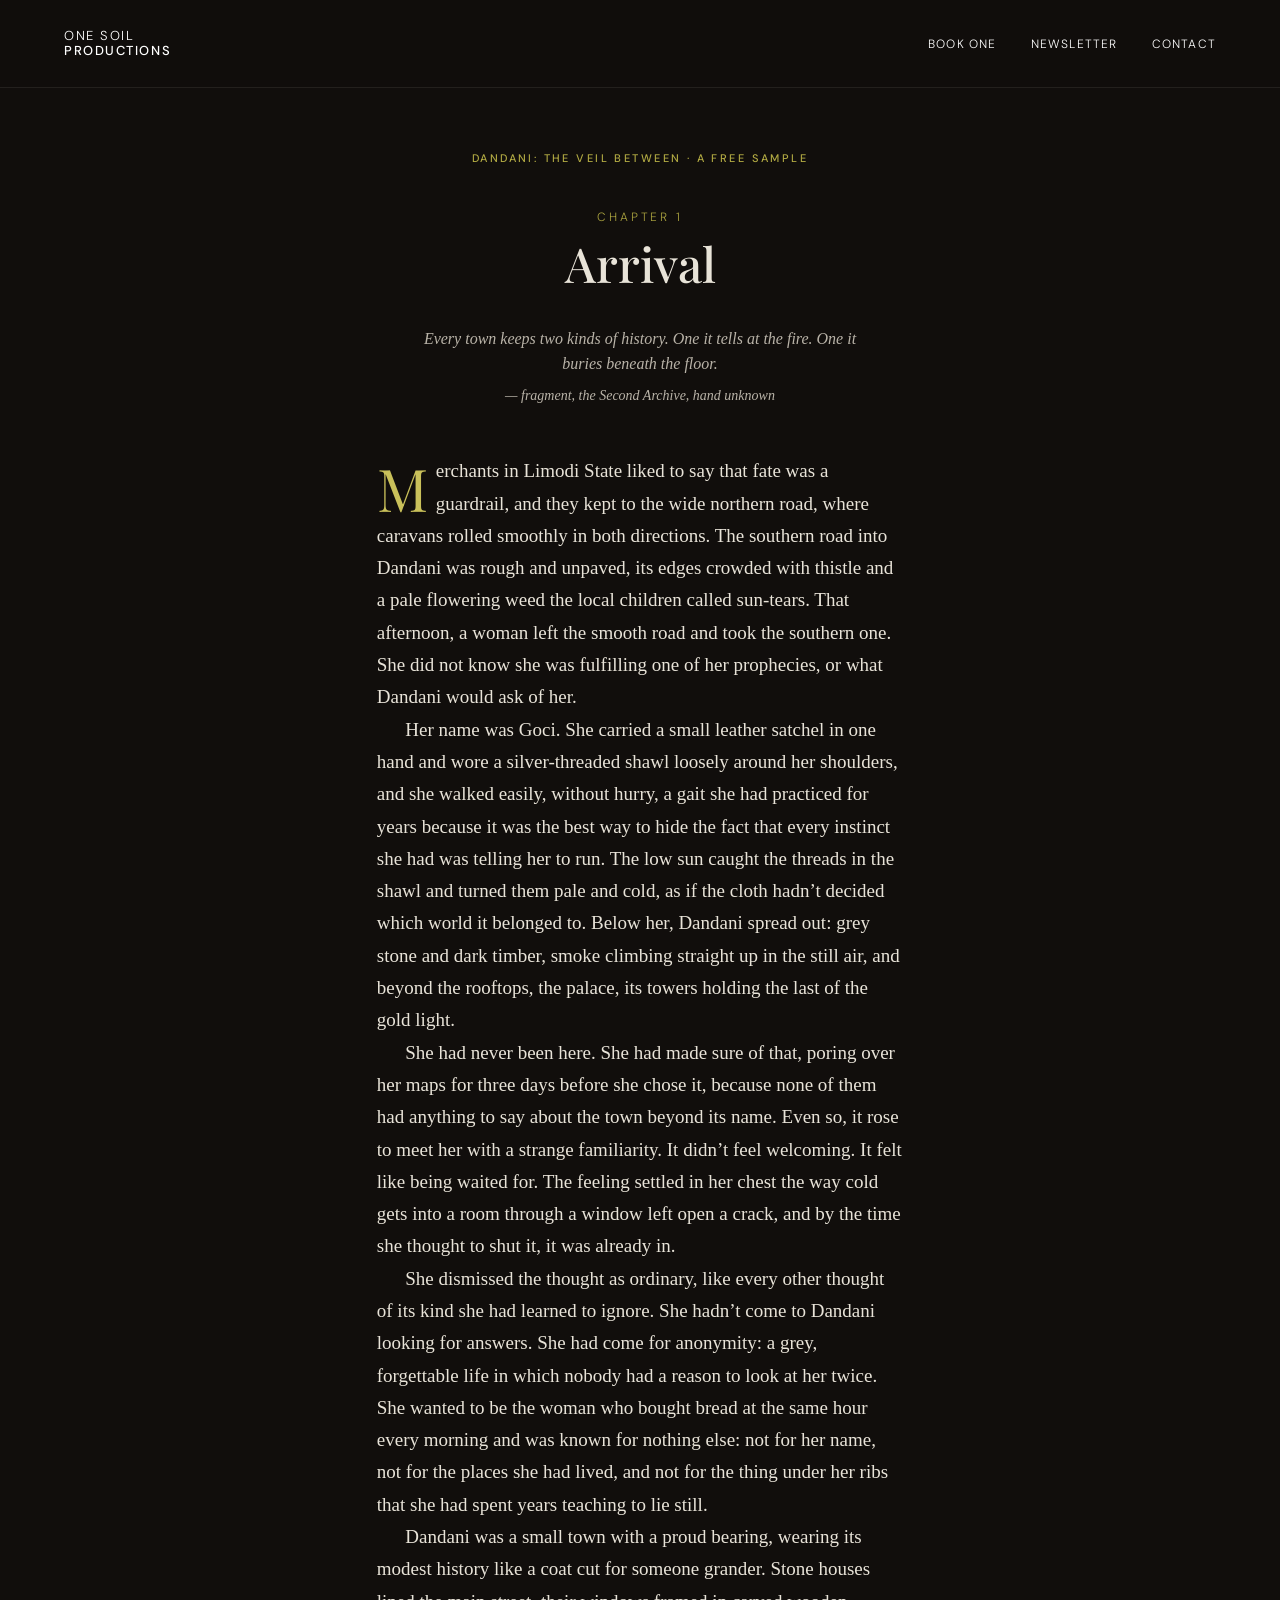
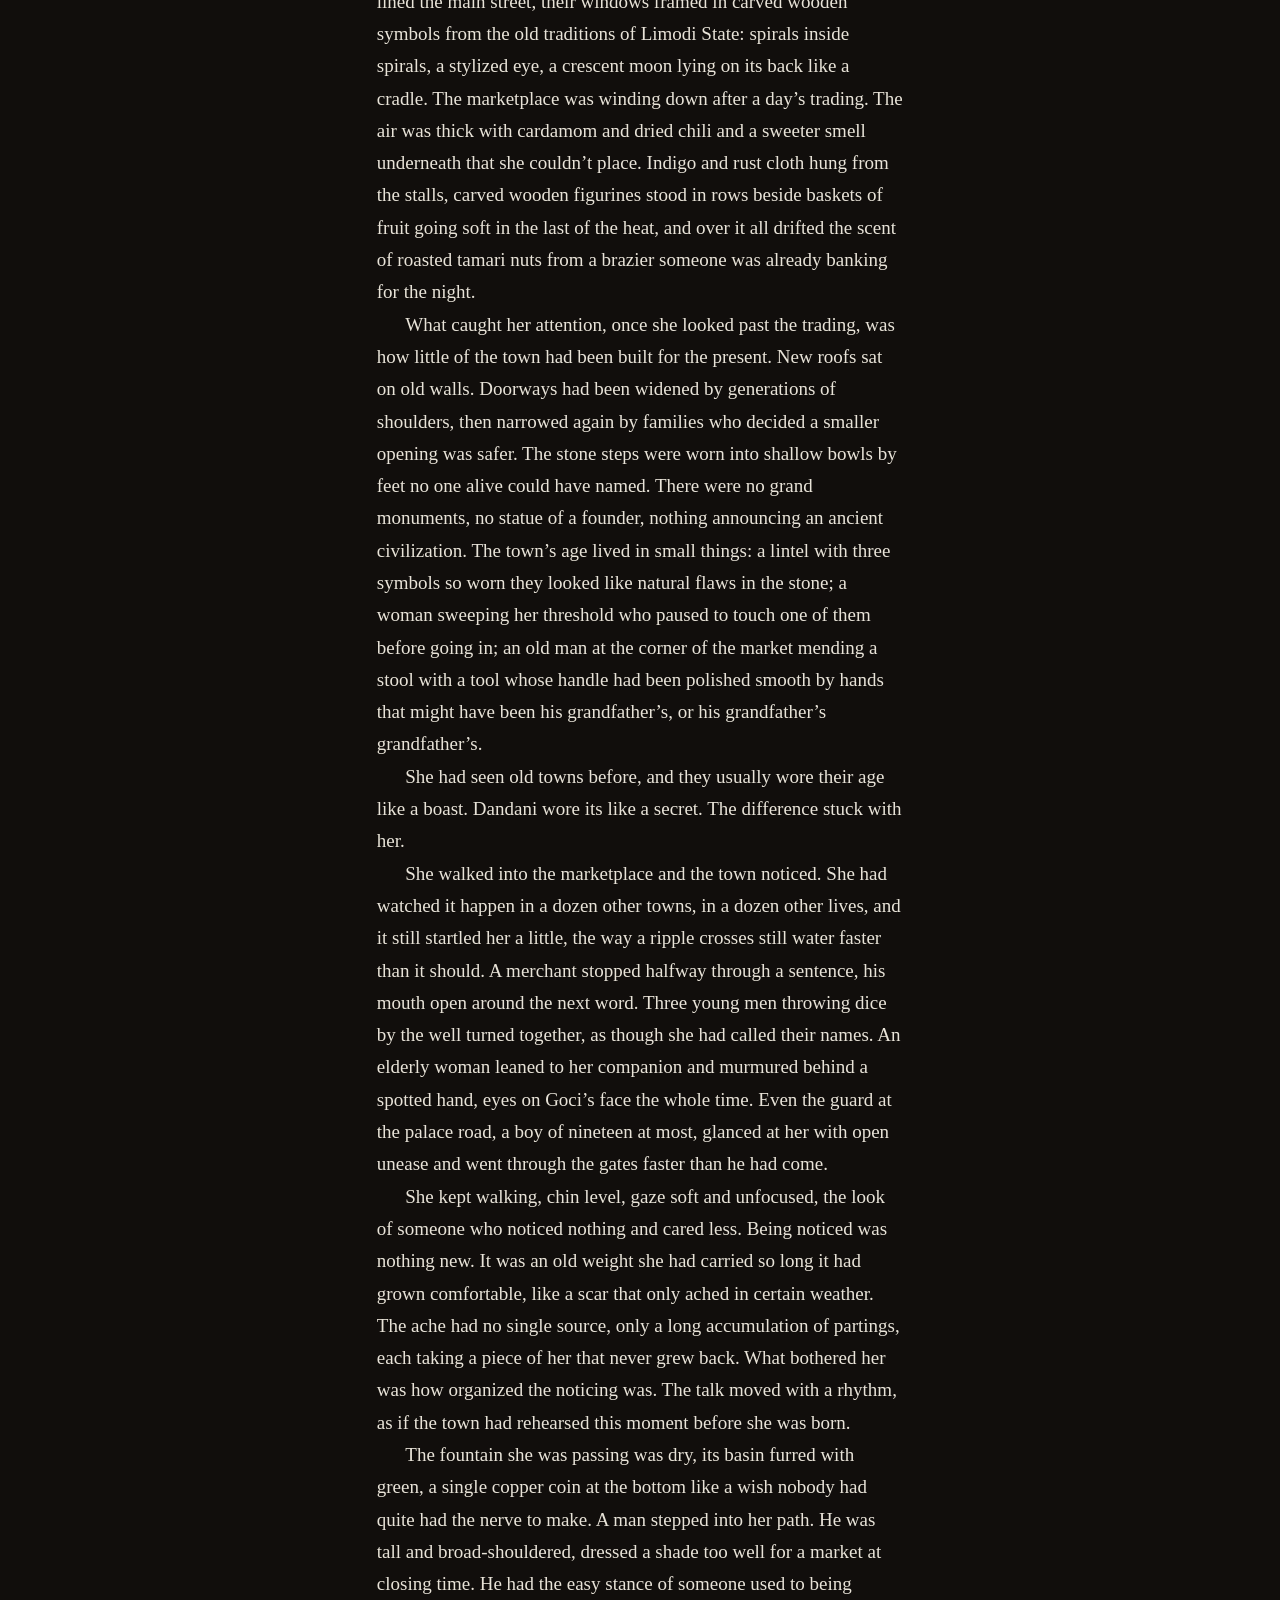
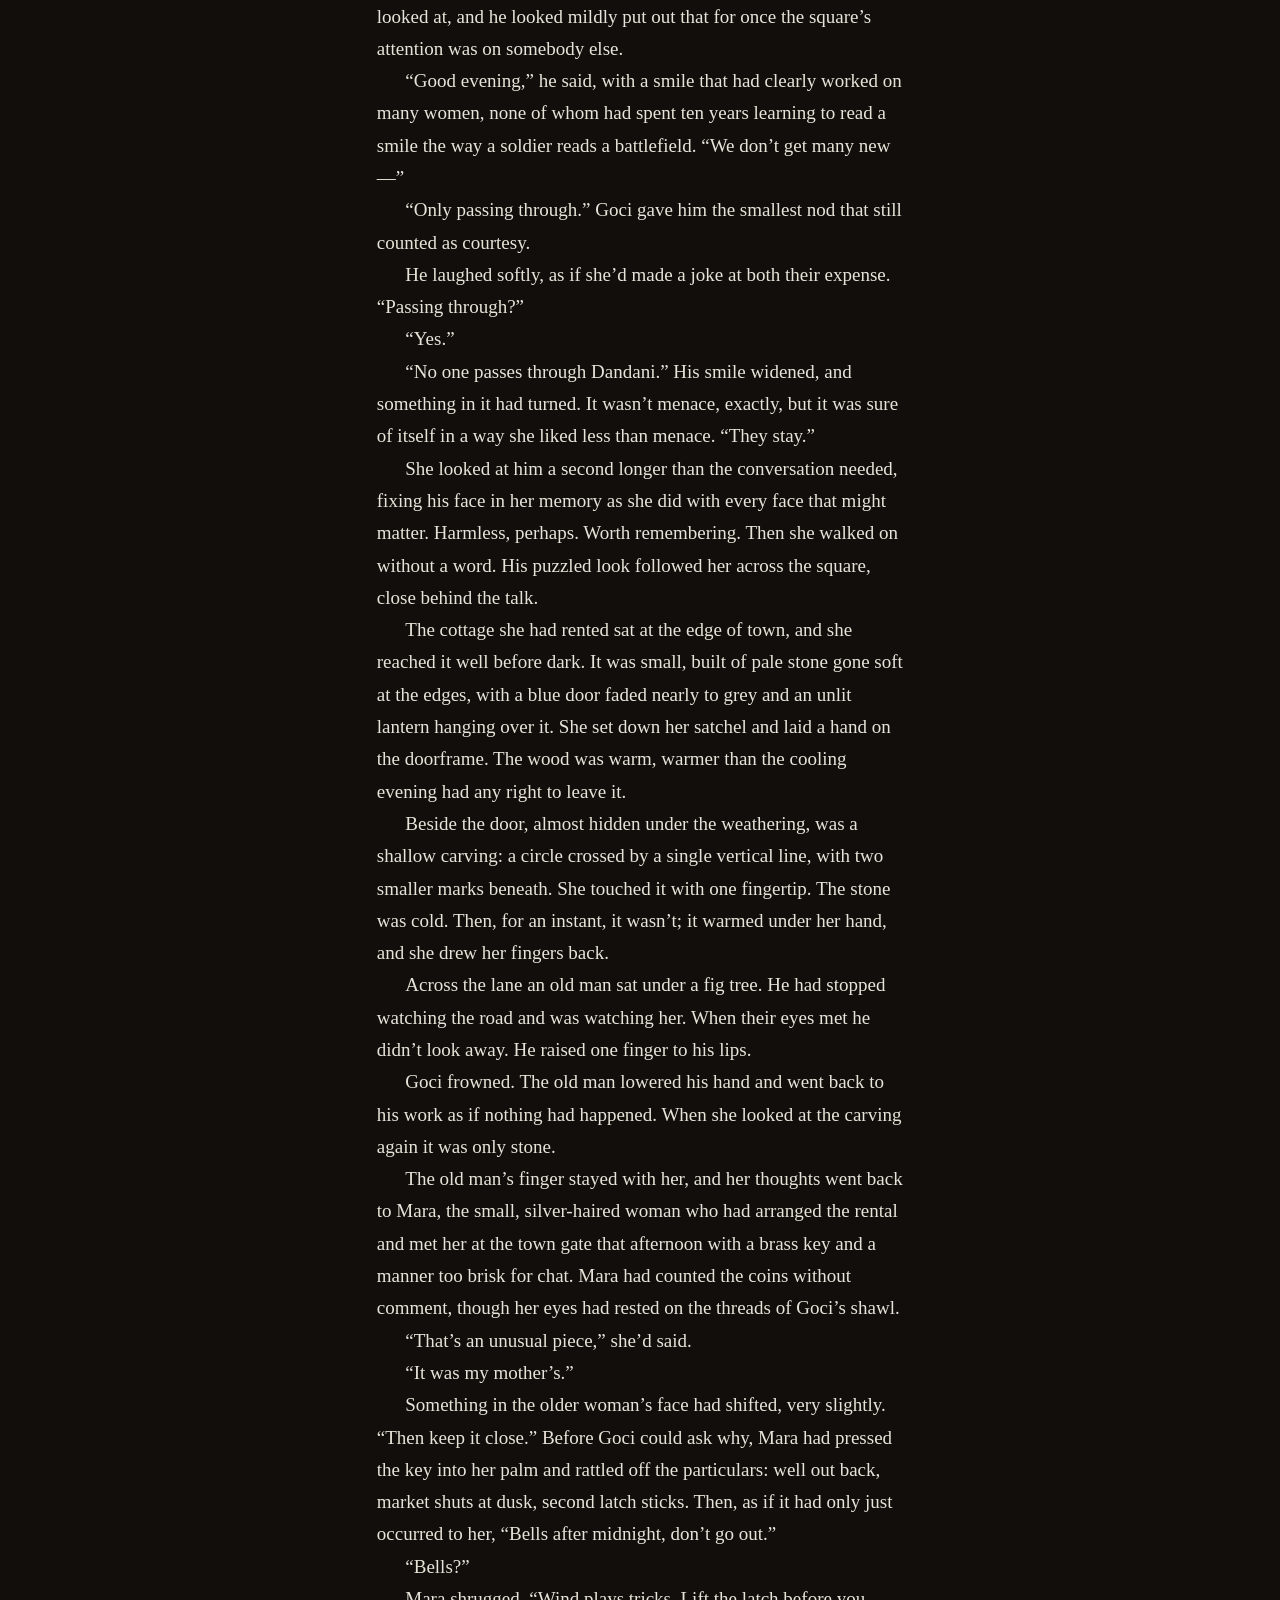
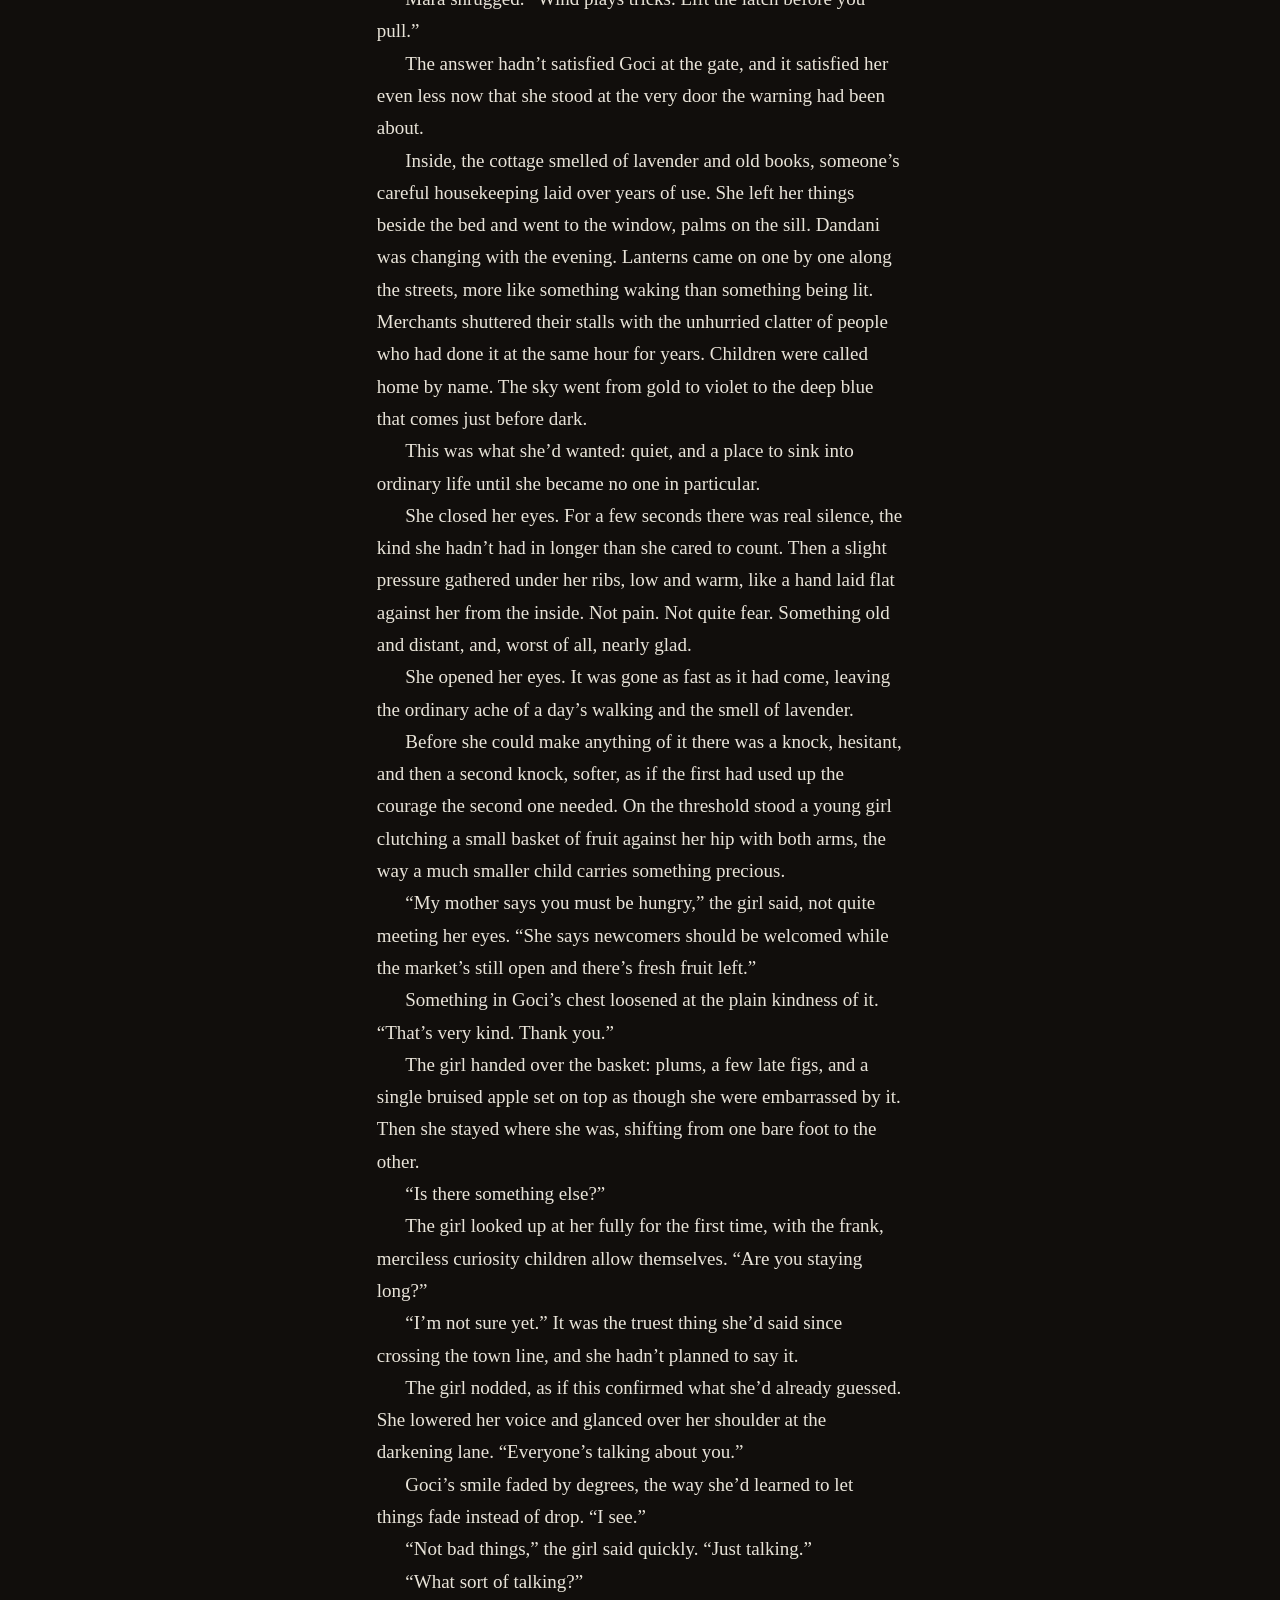
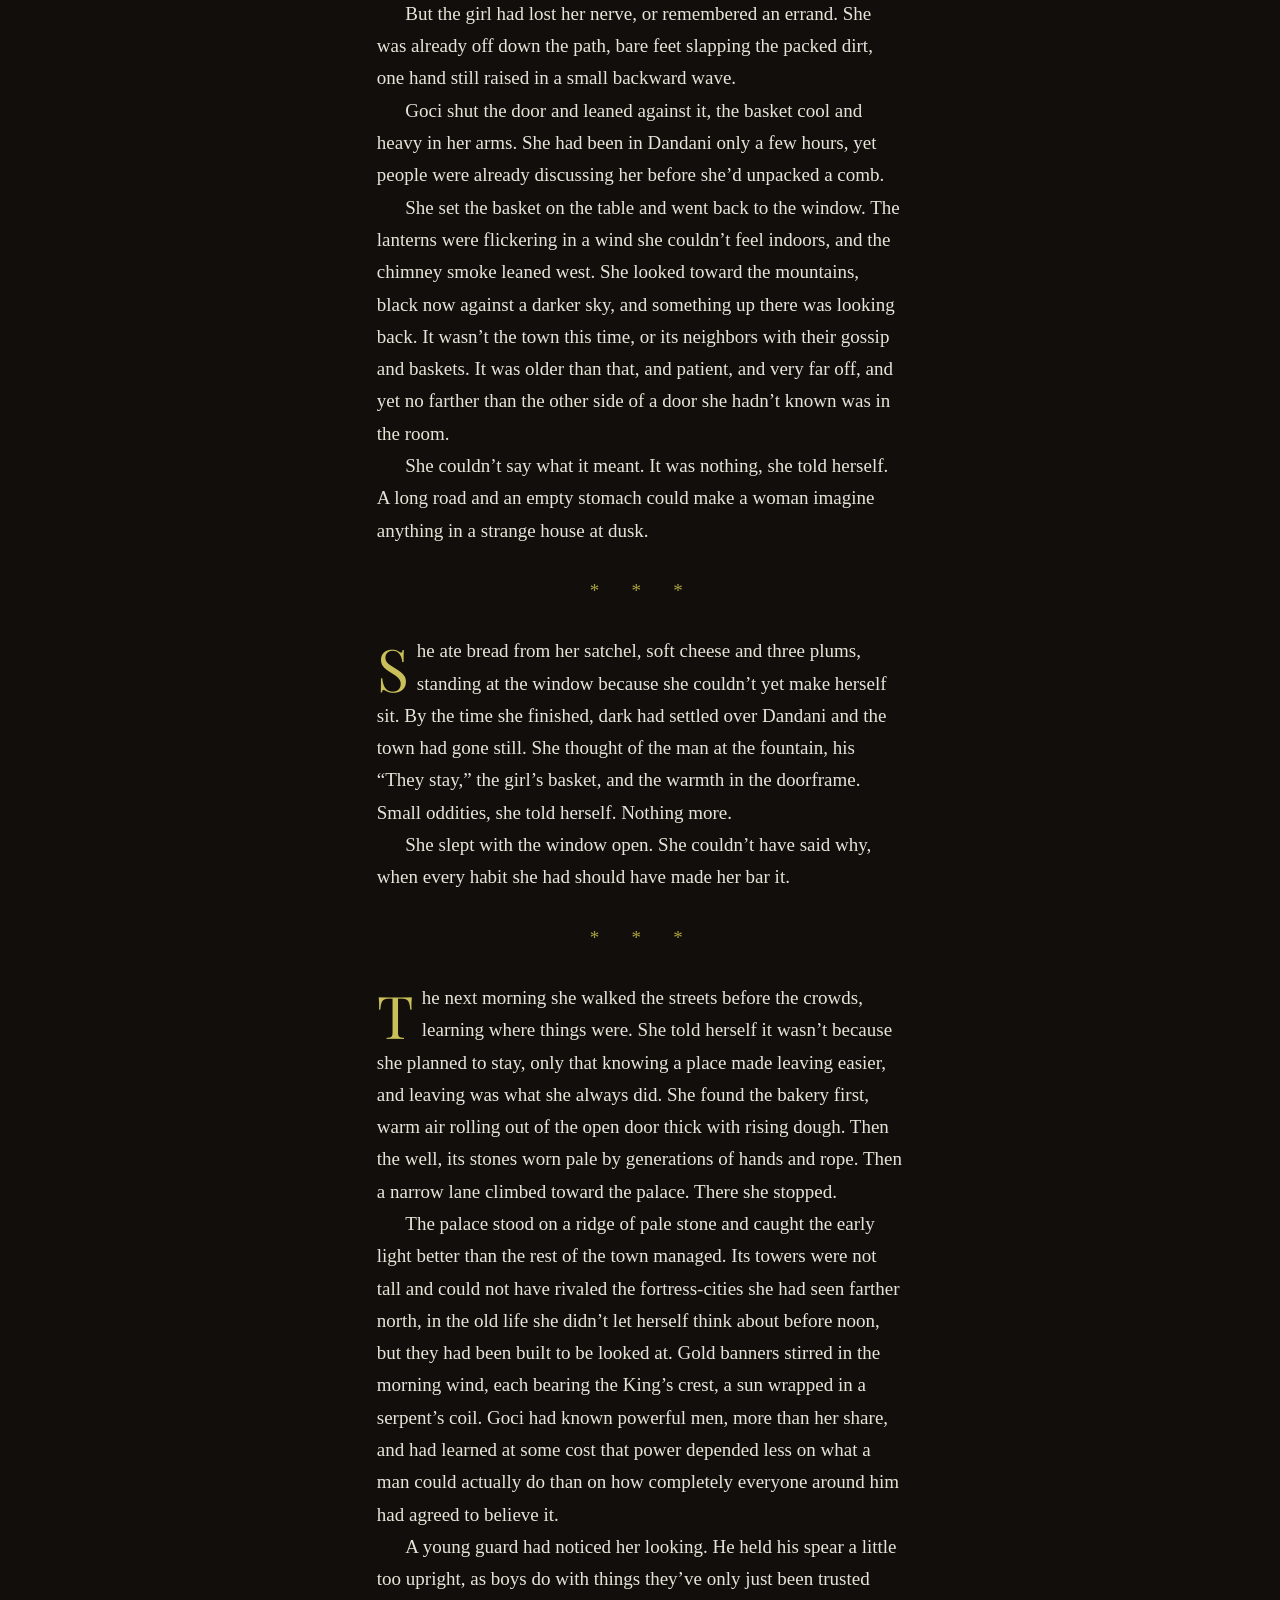
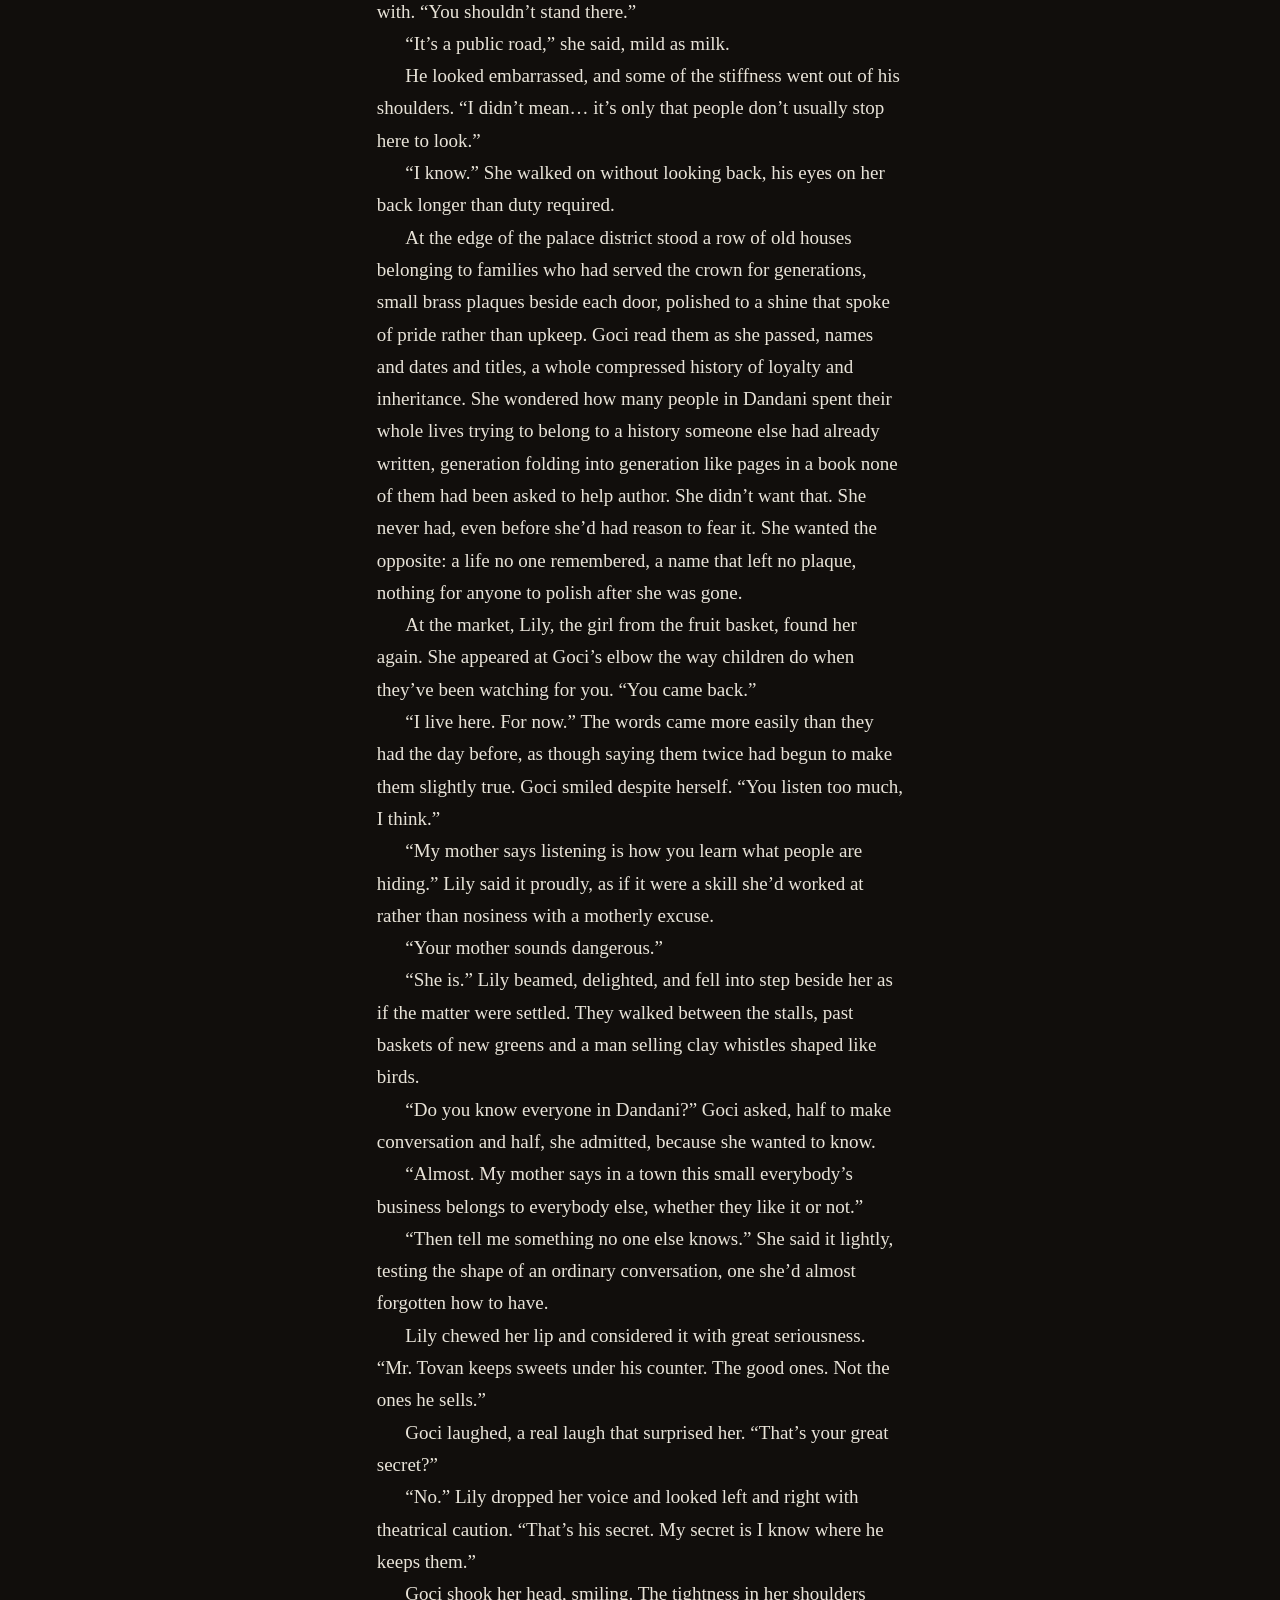
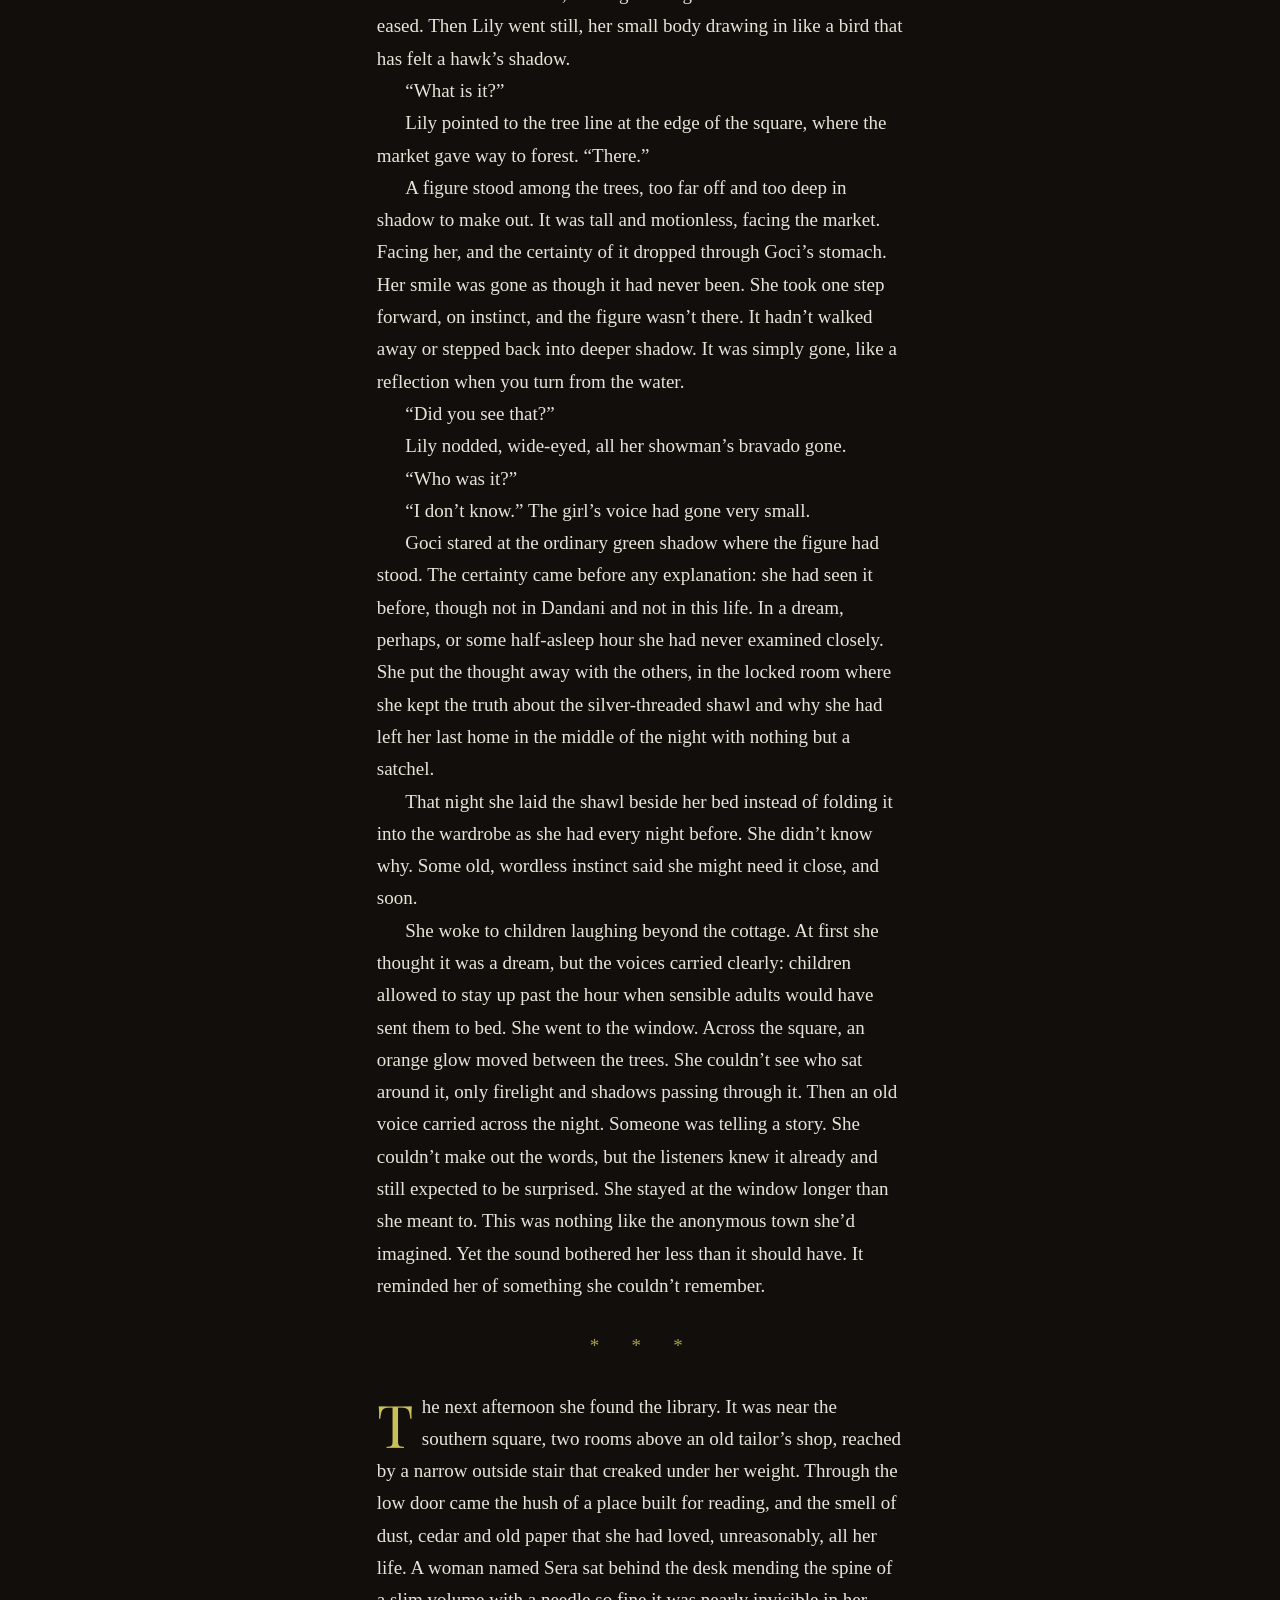
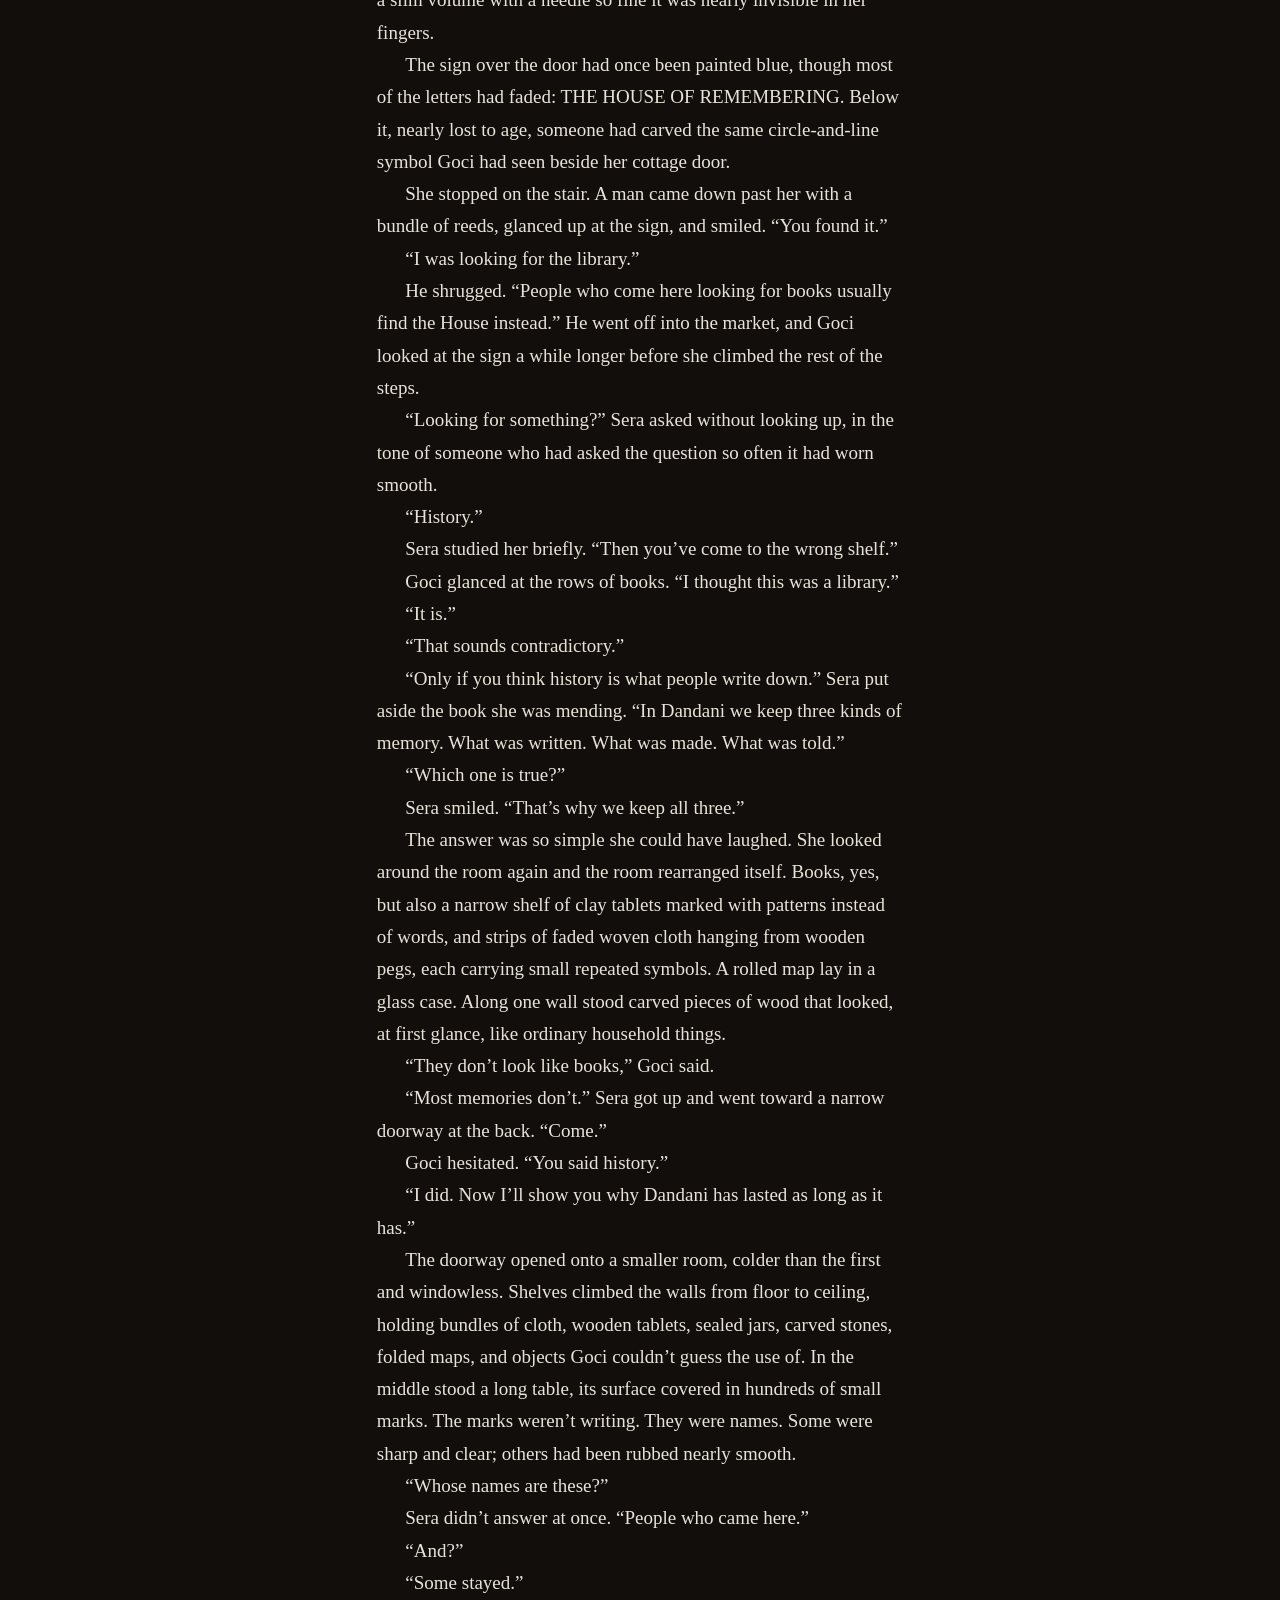
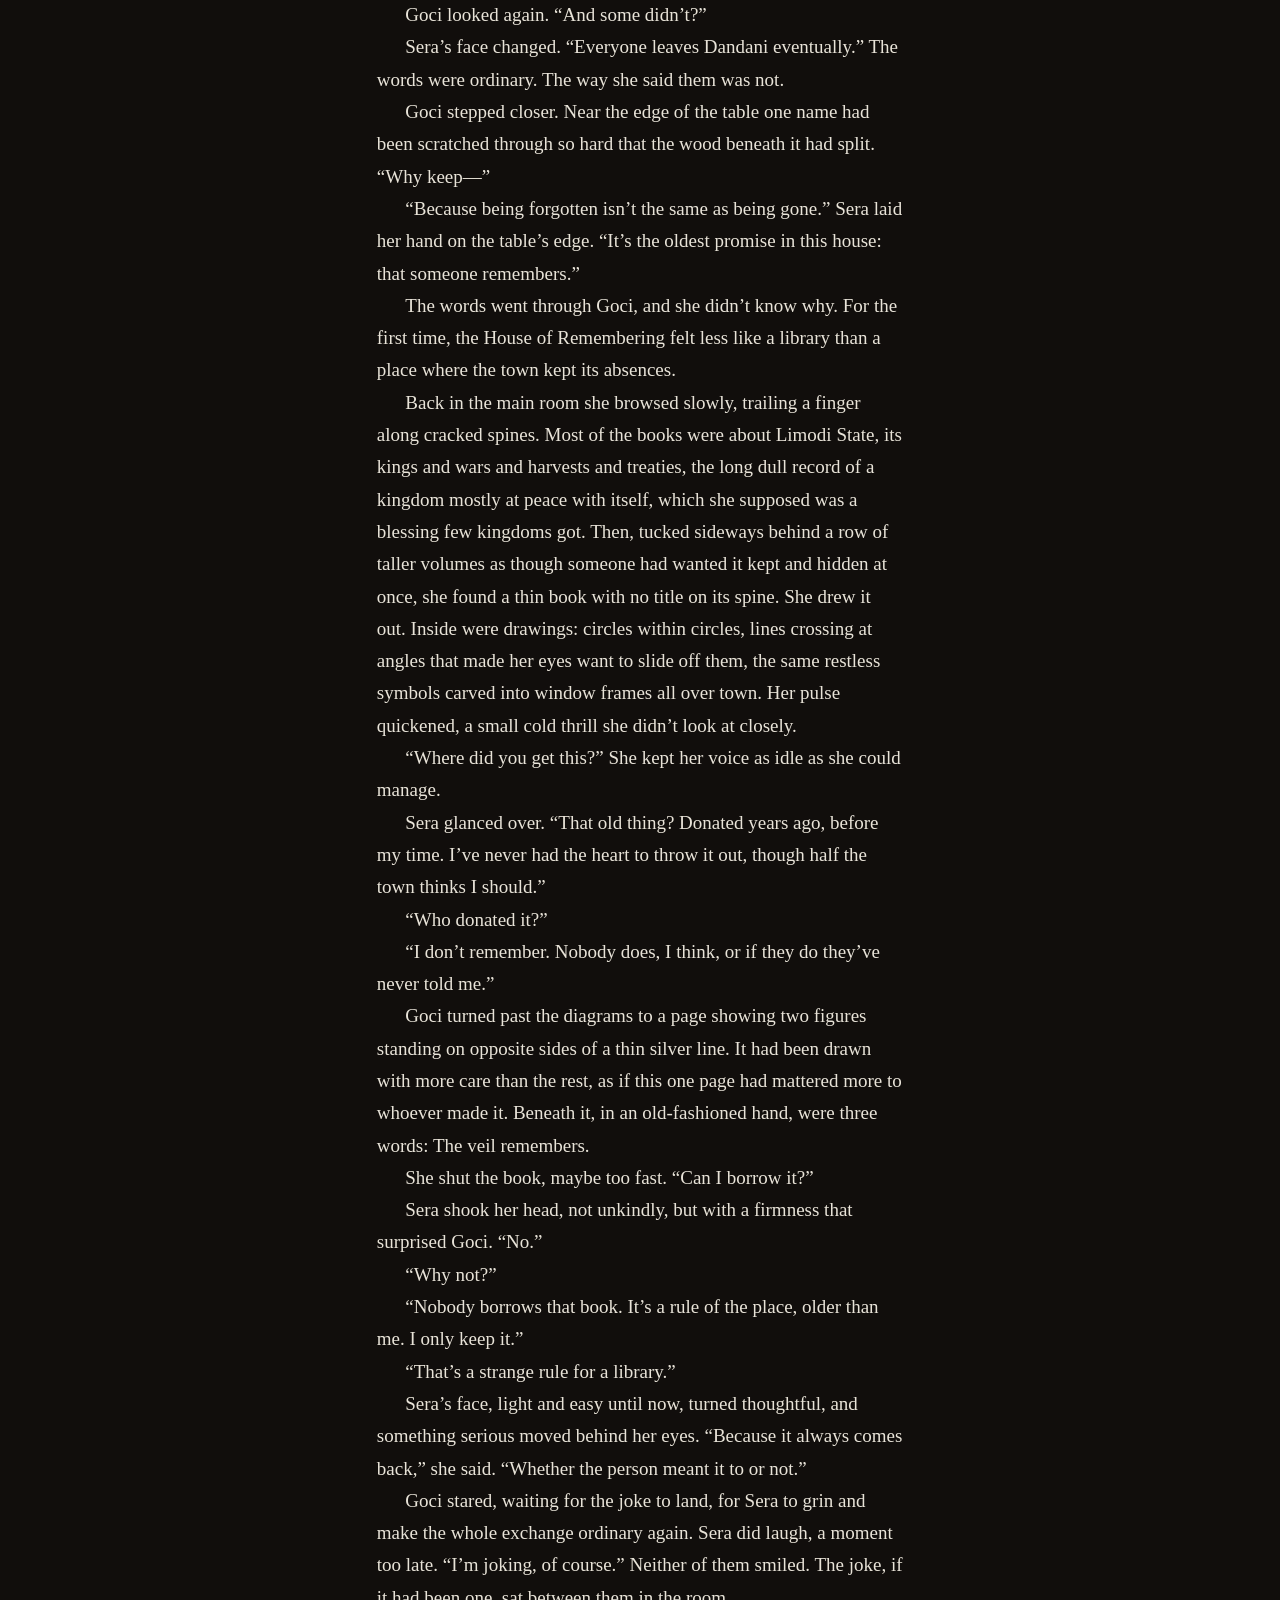
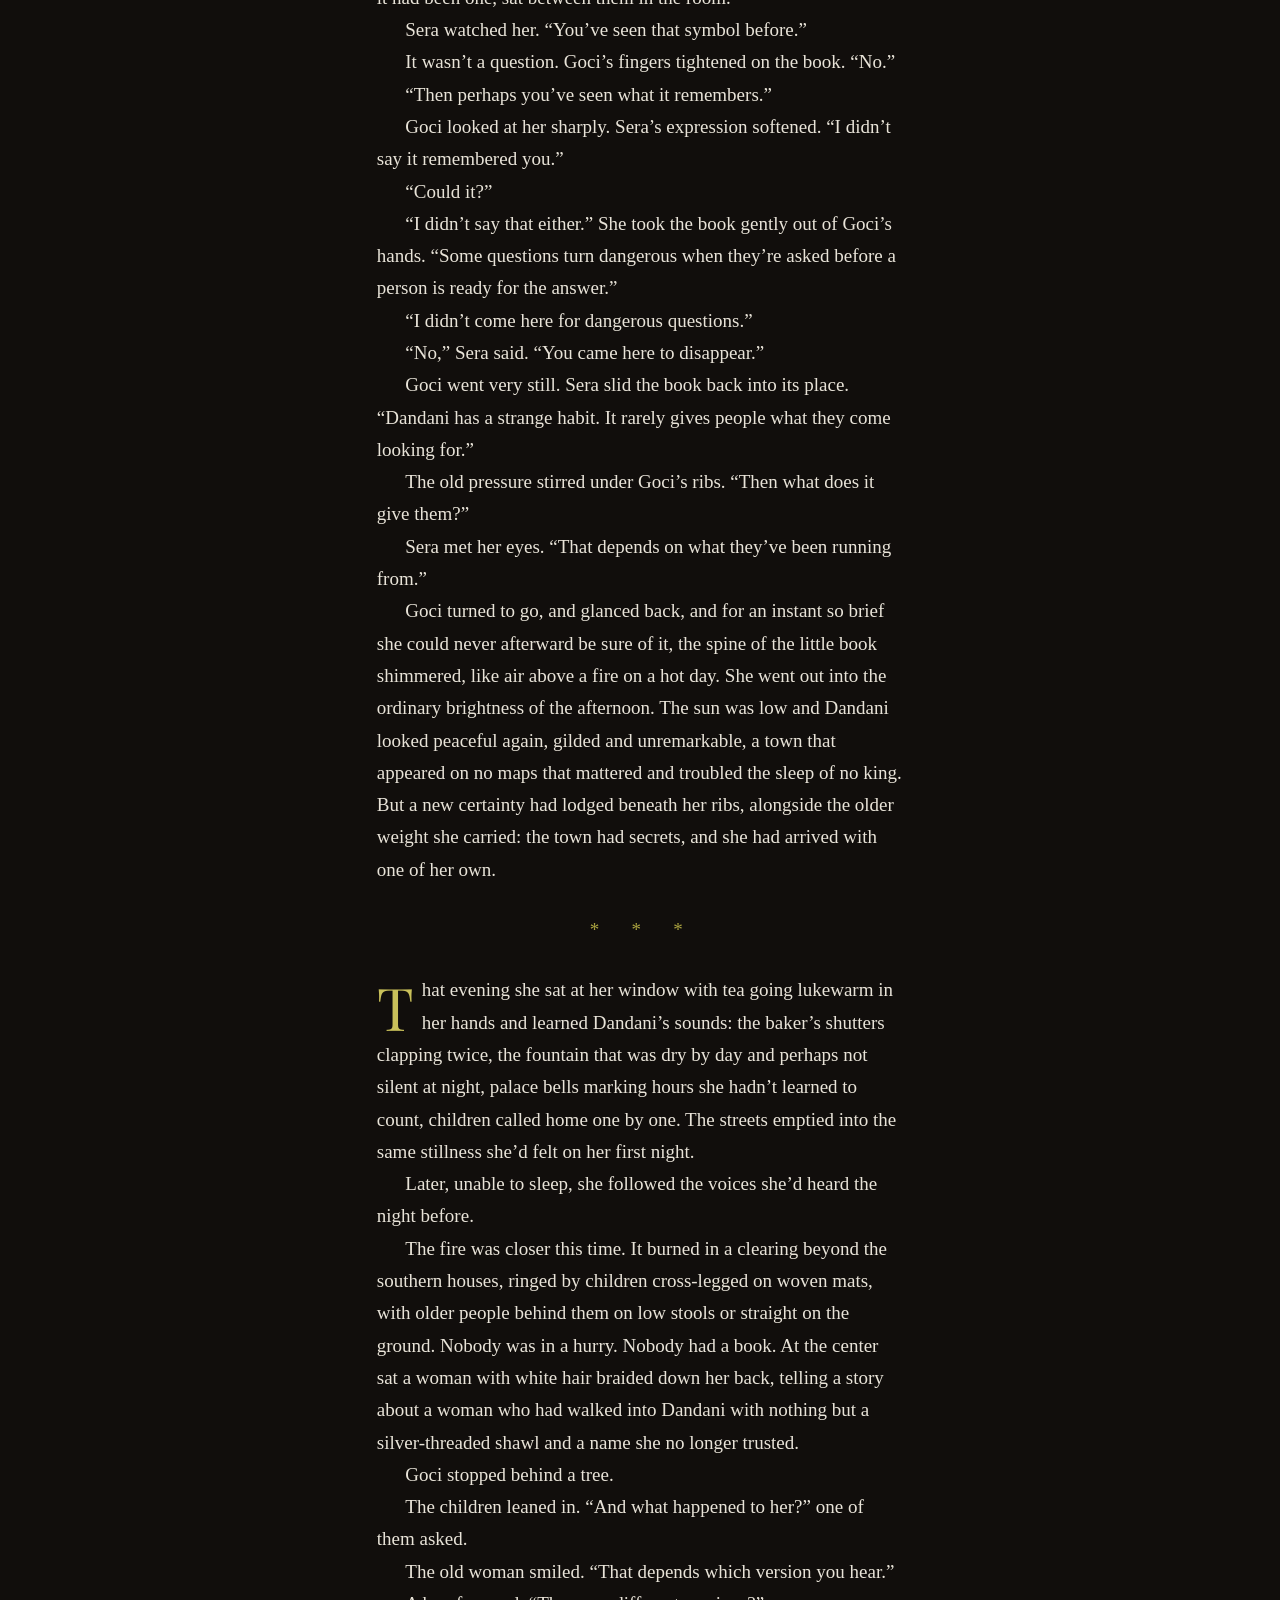
<file: sample.html>
<!doctype html><html lang="en"><head><meta charset="utf-8"><meta name="viewport" content="width=device-width,initial-scale=1"><meta name="description" content="Read Chapter One of Dandani: The Veil Between, Book One of the Dandani Saga, by Solene Bi."><title>Read Chapter One — Dandani: The Veil Between | ONE SOIL PRODUCTIONS</title><meta property="og:title" content="Read Chapter One — Dandani: The Veil Between"><meta property="og:image" content="https://www.onesoilproductions.com/the-veil-between-cover.jpg"><link rel="preconnect" href="https://fonts.googleapis.com"><link rel="preconnect" href="https://fonts.gstatic.com" crossorigin><link href="https://fonts.googleapis.com/css2?family=DM+Sans:wght@300;400;500;600&family=Playfair+Display:wght@500;600&display=swap" rel="stylesheet"><link rel="stylesheet" href="styles.css"></head><body class="sample-page">
<header class="site-header"><a class="brand" href="index.html">ONE SOIL<br><strong>PRODUCTIONS</strong></a><button class="menu-toggle" aria-label="Open menu"><span></span><span></span><span></span></button><nav class="nav"><a href="index.html#veil">Book One</a><a href="index.html#newsletter">Newsletter</a><a href="index.html#contact">Contact</a></nav></header>
<main class="reader"><p class="eyebrow gold center">DANDANI: THE VEIL BETWEEN · A FREE SAMPLE</p>
<article class="chapter">
<p class="clabel">Chapter 1</p>
<h1 class="ctitle">Arrival</h1>
<div class="epi"><p class="eq">Every town keeps two kinds of history. One it tells at the fire. One it buries beneath the floor.</p><p class="ea">— fragment, the Second Archive, hand unknown</p></div>
<p class="first">Merchants in Limodi State liked to say that fate was a guardrail, and they kept to the wide northern road, where caravans rolled smoothly in both directions. The southern road into Dandani was rough and unpaved, its edges crowded with thistle and a pale flowering weed the local children called sun-tears. That afternoon, a woman left the smooth road and took the southern one. She did not know she was fulfilling one of her prophecies, or what Dandani would ask of her.</p>
<p class="p">Her name was Goci. She carried a small leather satchel in one hand and wore a silver-threaded shawl loosely around her shoulders, and she walked easily, without hurry, a gait she had practiced for years because it was the best way to hide the fact that every instinct she had was telling her to run. The low sun caught the threads in the shawl and turned them pale and cold, as if the cloth hadn’t decided which world it belonged to. Below her, Dandani spread out: grey stone and dark timber, smoke climbing straight up in the still air, and beyond the rooftops, the palace, its towers holding the last of the gold light.</p>
<p class="p">She had never been here. She had made sure of that, poring over her maps for three days before she chose it, because none of them had anything to say about the town beyond its name. Even so, it rose to meet her with a strange familiarity. It didn’t feel welcoming. It felt like being waited for. The feeling settled in her chest the way cold gets into a room through a window left open a crack, and by the time she thought to shut it, it was already in.</p>
<p class="p">She dismissed the thought as ordinary, like every other thought of its kind she had learned to ignore. She hadn’t come to Dandani looking for answers. She had come for anonymity: a grey, forgettable life in which nobody had a reason to look at her twice. She wanted to be the woman who bought bread at the same hour every morning and was known for nothing else: not for her name, not for the places she had lived, and not for the thing under her ribs that she had spent years teaching to lie still.</p>
<p class="p">Dandani was a small town with a proud bearing, wearing its modest history like a coat cut for someone grander. Stone houses lined the main street, their windows framed in carved wooden symbols from the old traditions of Limodi State: spirals inside spirals, a stylized eye, a crescent moon lying on its back like a cradle. The marketplace was winding down after a day’s trading. The air was thick with cardamom and dried chili and a sweeter smell underneath that she couldn’t place. Indigo and rust cloth hung from the stalls, carved wooden figurines stood in rows beside baskets of fruit going soft in the last of the heat, and over it all drifted the scent of roasted tamari nuts from a brazier someone was already banking for the night.</p>
<p class="p">What caught her attention, once she looked past the trading, was how little of the town had been built for the present. New roofs sat on old walls. Doorways had been widened by generations of shoulders, then narrowed again by families who decided a smaller opening was safer. The stone steps were worn into shallow bowls by feet no one alive could have named. There were no grand monuments, no statue of a founder, nothing announcing an ancient civilization. The town’s age lived in small things: a lintel with three symbols so worn they looked like natural flaws in the stone; a woman sweeping her threshold who paused to touch one of them before going in; an old man at the corner of the market mending a stool with a tool whose handle had been polished smooth by hands that might have been his grandfather’s, or his grandfather’s grandfather’s.</p>
<p class="p">She had seen old towns before, and they usually wore their age like a boast. Dandani wore its like a secret. The difference stuck with her.</p>
<p class="p">She walked into the marketplace and the town noticed. She had watched it happen in a dozen other towns, in a dozen other lives, and it still startled her a little, the way a ripple crosses still water faster than it should. A merchant stopped halfway through a sentence, his mouth open around the next word. Three young men throwing dice by the well turned together, as though she had called their names. An elderly woman leaned to her companion and murmured behind a spotted hand, eyes on Goci’s face the whole time. Even the guard at the palace road, a boy of nineteen at most, glanced at her with open unease and went through the gates faster than he had come.</p>
<p class="p">She kept walking, chin level, gaze soft and unfocused, the look of someone who noticed nothing and cared less. Being noticed was nothing new. It was an old weight she had carried so long it had grown comfortable, like a scar that only ached in certain weather. The ache had no single source, only a long accumulation of partings, each taking a piece of her that never grew back. What bothered her was how organized the noticing was. The talk moved with a rhythm, as if the town had rehearsed this moment before she was born.</p>
<p class="p">The fountain she was passing was dry, its basin furred with green, a single copper coin at the bottom like a wish nobody had quite had the nerve to make. A man stepped into her path. He was tall and broad-shouldered, dressed a shade too well for a market at closing time. He had the easy stance of someone used to being looked at, and he looked mildly put out that for once the square’s attention was on somebody else.</p>
<p class="p">“Good evening,” he said, with a smile that had clearly worked on many women, none of whom had spent ten years learning to read a smile the way a soldier reads a battlefield. “We don’t get many new—”</p>
<p class="p">“Only passing through.” Goci gave him the smallest nod that still counted as courtesy.</p>
<p class="p">He laughed softly, as if she’d made a joke at both their expense. “Passing through?”</p>
<p class="p">“Yes.”</p>
<p class="p">“No one passes through Dandani.” His smile widened, and something in it had turned. It wasn’t menace, exactly, but it was sure of itself in a way she liked less than menace. “They stay.”</p>
<p class="p">She looked at him a second longer than the conversation needed, fixing his face in her memory as she did with every face that might matter. Harmless, perhaps. Worth remembering. Then she walked on without a word. His puzzled look followed her across the square, close behind the talk.</p>
<p class="p">The cottage she had rented sat at the edge of town, and she reached it well before dark. It was small, built of pale stone gone soft at the edges, with a blue door faded nearly to grey and an unlit lantern hanging over it. She set down her satchel and laid a hand on the doorframe. The wood was warm, warmer than the cooling evening had any right to leave it.</p>
<p class="p">Beside the door, almost hidden under the weathering, was a shallow carving: a circle crossed by a single vertical line, with two smaller marks beneath. She touched it with one fingertip. The stone was cold. Then, for an instant, it wasn’t; it warmed under her hand, and she drew her fingers back.</p>
<p class="p">Across the lane an old man sat under a fig tree. He had stopped watching the road and was watching her. When their eyes met he didn’t look away. He raised one finger to his lips.</p>
<p class="p">Goci frowned. The old man lowered his hand and went back to his work as if nothing had happened. When she looked at the carving again it was only stone.</p>
<p class="p">The old man’s finger stayed with her, and her thoughts went back to Mara, the small, silver-haired woman who had arranged the rental and met her at the town gate that afternoon with a brass key and a manner too brisk for chat. Mara had counted the coins without comment, though her eyes had rested on the threads of Goci’s shawl.</p>
<p class="p">“That’s an unusual piece,” she’d said.</p>
<p class="p">“It was my mother’s.”</p>
<p class="p">Something in the older woman’s face had shifted, very slightly. “Then keep it close.” Before Goci could ask why, Mara had pressed the key into her palm and rattled off the particulars: well out back, market shuts at dusk, second latch sticks. Then, as if it had only just occurred to her, “Bells after midnight, don’t go out.”</p>
<p class="p">“Bells?”</p>
<p class="p">Mara shrugged. “Wind plays tricks. Lift the latch before you pull.”</p>
<p class="p">The answer hadn’t satisfied Goci at the gate, and it satisfied her even less now that she stood at the very door the warning had been about.</p>
<p class="p">Inside, the cottage smelled of lavender and old books, someone’s careful housekeeping laid over years of use. She left her things beside the bed and went to the window, palms on the sill. Dandani was changing with the evening. Lanterns came on one by one along the streets, more like something waking than something being lit. Merchants shuttered their stalls with the unhurried clatter of people who had done it at the same hour for years. Children were called home by name. The sky went from gold to violet to the deep blue that comes just before dark.</p>
<p class="p">This was what she’d wanted: quiet, and a place to sink into ordinary life until she became no one in particular.</p>
<p class="p">She closed her eyes. For a few seconds there was real silence, the kind she hadn’t had in longer than she cared to count. Then a slight pressure gathered under her ribs, low and warm, like a hand laid flat against her from the inside. Not pain. Not quite fear. Something old and distant, and, worst of all, nearly glad.</p>
<p class="p">She opened her eyes. It was gone as fast as it had come, leaving the ordinary ache of a day’s walking and the smell of lavender.</p>
<p class="p">Before she could make anything of it there was a knock, hesitant, and then a second knock, softer, as if the first had used up the courage the second one needed. On the threshold stood a young girl clutching a small basket of fruit against her hip with both arms, the way a much smaller child carries something precious.</p>
<p class="p">“My mother says you must be hungry,” the girl said, not quite meeting her eyes. “She says newcomers should be welcomed while the market’s still open and there’s fresh fruit left.”</p>
<p class="p">Something in Goci’s chest loosened at the plain kindness of it. “That’s very kind. Thank you.”</p>
<p class="p">The girl handed over the basket: plums, a few late figs, and a single bruised apple set on top as though she were embarrassed by it. Then she stayed where she was, shifting from one bare foot to the other.</p>
<p class="p">“Is there something else?”</p>
<p class="p">The girl looked up at her fully for the first time, with the frank, merciless curiosity children allow themselves. “Are you staying long?”</p>
<p class="p">“I’m not sure yet.” It was the truest thing she’d said since crossing the town line, and she hadn’t planned to say it.</p>
<p class="p">The girl nodded, as if this confirmed what she’d already guessed. She lowered her voice and glanced over her shoulder at the darkening lane. “Everyone’s talking about you.”</p>
<p class="p">Goci’s smile faded by degrees, the way she’d learned to let things fade instead of drop. “I see.”</p>
<p class="p">“Not bad things,” the girl said quickly. “Just talking.”</p>
<p class="p">“What sort of talking?”</p>
<p class="p">But the girl had lost her nerve, or remembered an errand. She was already off down the path, bare feet slapping the packed dirt, one hand still raised in a small backward wave.</p>
<p class="p">Goci shut the door and leaned against it, the basket cool and heavy in her arms. She had been in Dandani only a few hours, yet people were already discussing her before she’d unpacked a comb.</p>
<p class="p">She set the basket on the table and went back to the window. The lanterns were flickering in a wind she couldn’t feel indoors, and the chimney smoke leaned west. She looked toward the mountains, black now against a darker sky, and something up there was looking back. It wasn’t the town this time, or its neighbors with their gossip and baskets. It was older than that, and patient, and very far off, and yet no farther than the other side of a door she hadn’t known was in the room.</p>
<p class="p">She couldn’t say what it meant. It was nothing, she told herself. A long road and an empty stomach could make a woman imagine anything in a strange house at dusk.</p>
<p class="sb">*&#160;&#160;*&#160;&#160;*</p>
<p class="first">She ate bread from her satchel, soft cheese and three plums, standing at the window because she couldn’t yet make herself sit. By the time she finished, dark had settled over Dandani and the town had gone still. She thought of the man at the fountain, his “They stay,” the girl’s basket, and the warmth in the doorframe. Small oddities, she told herself. Nothing more.</p>
<p class="p">She slept with the window open. She couldn’t have said why, when every habit she had should have made her bar it.</p>
<p class="sb">*&#160;&#160;*&#160;&#160;*</p>
<p class="first">The next morning she walked the streets before the crowds, learning where things were. She told herself it wasn’t because she planned to stay, only that knowing a place made leaving easier, and leaving was what she always did. She found the bakery first, warm air rolling out of the open door thick with rising dough. Then the well, its stones worn pale by generations of hands and rope. Then a narrow lane climbed toward the palace. There she stopped.</p>
<p class="p">The palace stood on a ridge of pale stone and caught the early light better than the rest of the town managed. Its towers were not tall and could not have rivaled the fortress-cities she had seen farther north, in the old life she didn’t let herself think about before noon, but they had been built to be looked at. Gold banners stirred in the morning wind, each bearing the King’s crest, a sun wrapped in a serpent’s coil. Goci had known powerful men, more than her share, and had learned at some cost that power depended less on what a man could actually do than on how completely everyone around him had agreed to believe it.</p>
<p class="p">A young guard had noticed her looking. He held his spear a little too upright, as boys do with things they’ve only just been trusted with. “You shouldn’t stand there.”</p>
<p class="p">“It’s a public road,” she said, mild as milk.</p>
<p class="p">He looked embarrassed, and some of the stiffness went out of his shoulders. “I didn’t mean… it’s only that people don’t usually stop here to look.”</p>
<p class="p">“I know.” She walked on without looking back, his eyes on her back longer than duty required.</p>
<p class="p">At the edge of the palace district stood a row of old houses belonging to families who had served the crown for generations, small brass plaques beside each door, polished to a shine that spoke of pride rather than upkeep. Goci read them as she passed, names and dates and titles, a whole compressed history of loyalty and inheritance. She wondered how many people in Dandani spent their whole lives trying to belong to a history someone else had already written, generation folding into generation like pages in a book none of them had been asked to help author. She didn’t want that. She never had, even before she’d had reason to fear it. She wanted the opposite: a life no one remembered, a name that left no plaque, nothing for anyone to polish after she was gone.</p>
<p class="p">At the market, Lily, the girl from the fruit basket, found her again. She appeared at Goci’s elbow the way children do when they’ve been watching for you. “You came back.”</p>
<p class="p">“I live here. For now.” The words came more easily than they had the day before, as though saying them twice had begun to make them slightly true. Goci smiled despite herself. “You listen too much, I think.”</p>
<p class="p">“My mother says listening is how you learn what people are hiding.” Lily said it proudly, as if it were a skill she’d worked at rather than nosiness with a motherly excuse.</p>
<p class="p">“Your mother sounds dangerous.”</p>
<p class="p">“She is.” Lily beamed, delighted, and fell into step beside her as if the matter were settled. They walked between the stalls, past baskets of new greens and a man selling clay whistles shaped like birds.</p>
<p class="p">“Do you know everyone in Dandani?” Goci asked, half to make conversation and half, she admitted, because she wanted to know.</p>
<p class="p">“Almost. My mother says in a town this small everybody’s business belongs to everybody else, whether they like it or not.”</p>
<p class="p">“Then tell me something no one else knows.” She said it lightly, testing the shape of an ordinary conversation, one she’d almost forgotten how to have.</p>
<p class="p">Lily chewed her lip and considered it with great seriousness. “Mr. Tovan keeps sweets under his counter. The good ones. Not the ones he sells.”</p>
<p class="p">Goci laughed, a real laugh that surprised her. “That’s your great secret?”</p>
<p class="p">“No.” Lily dropped her voice and looked left and right with theatrical caution. “That’s his secret. My secret is I know where he keeps them.”</p>
<p class="p">Goci shook her head, smiling. The tightness in her shoulders eased. Then Lily went still, her small body drawing in like a bird that has felt a hawk’s shadow.</p>
<p class="p">“What is it?”</p>
<p class="p">Lily pointed to the tree line at the edge of the square, where the market gave way to forest. “There.”</p>
<p class="p">A figure stood among the trees, too far off and too deep in shadow to make out. It was tall and motionless, facing the market. Facing her, and the certainty of it dropped through Goci’s stomach. Her smile was gone as though it had never been. She took one step forward, on instinct, and the figure wasn’t there. It hadn’t walked away or stepped back into deeper shadow. It was simply gone, like a reflection when you turn from the water.</p>
<p class="p">“Did you see that?”</p>
<p class="p">Lily nodded, wide-eyed, all her showman’s bravado gone.</p>
<p class="p">“Who was it?”</p>
<p class="p">“I don’t know.” The girl’s voice had gone very small.</p>
<p class="p">Goci stared at the ordinary green shadow where the figure had stood. The certainty came before any explanation: she had seen it before, though not in Dandani and not in this life. In a dream, perhaps, or some half-asleep hour she had never examined closely. She put the thought away with the others, in the locked room where she kept the truth about the silver-threaded shawl and why she had left her last home in the middle of the night with nothing but a satchel.</p>
<p class="p">That night she laid the shawl beside her bed instead of folding it into the wardrobe as she had every night before. She didn’t know why. Some old, wordless instinct said she might need it close, and soon.</p>
<p class="p">She woke to children laughing beyond the cottage. At first she thought it was a dream, but the voices carried clearly: children allowed to stay up past the hour when sensible adults would have sent them to bed. She went to the window. Across the square, an orange glow moved between the trees. She couldn’t see who sat around it, only firelight and shadows passing through it. Then an old voice carried across the night. Someone was telling a story. She couldn’t make out the words, but the listeners knew it already and still expected to be surprised. She stayed at the window longer than she meant to. This was nothing like the anonymous town she’d imagined. Yet the sound bothered her less than it should have. It reminded her of something she couldn’t remember.</p>
<p class="sb">*&#160;&#160;*&#160;&#160;*</p>
<p class="first">The next afternoon she found the library. It was near the southern square, two rooms above an old tailor’s shop, reached by a narrow outside stair that creaked under her weight. Through the low door came the hush of a place built for reading, and the smell of dust, cedar and old paper that she had loved, unreasonably, all her life. A woman named Sera sat behind the desk mending the spine of a slim volume with a needle so fine it was nearly invisible in her fingers.</p>
<p class="p">The sign over the door had once been painted blue, though most of the letters had faded: THE HOUSE OF REMEMBERING. Below it, nearly lost to age, someone had carved the same circle-and-line symbol Goci had seen beside her cottage door.</p>
<p class="p">She stopped on the stair. A man came down past her with a bundle of reeds, glanced up at the sign, and smiled. “You found it.”</p>
<p class="p">“I was looking for the library.”</p>
<p class="p">He shrugged. “People who come here looking for books usually find the House instead.” He went off into the market, and Goci looked at the sign a while longer before she climbed the rest of the steps.</p>
<p class="p">“Looking for something?” Sera asked without looking up, in the tone of someone who had asked the question so often it had worn smooth.</p>
<p class="p">“History.”</p>
<p class="p">Sera studied her briefly. “Then you’ve come to the wrong shelf.”</p>
<p class="p">Goci glanced at the rows of books. “I thought this was a library.”</p>
<p class="p">“It is.”</p>
<p class="p">“That sounds contradictory.”</p>
<p class="p">“Only if you think history is what people write down.” Sera put aside the book she was mending. “In Dandani we keep three kinds of memory. What was written. What was made. What was told.”</p>
<p class="p">“Which one is true?”</p>
<p class="p">Sera smiled. “That’s why we keep all three.”</p>
<p class="p">The answer was so simple she could have laughed. She looked around the room again and the room rearranged itself. Books, yes, but also a narrow shelf of clay tablets marked with patterns instead of words, and strips of faded woven cloth hanging from wooden pegs, each carrying small repeated symbols. A rolled map lay in a glass case. Along one wall stood carved pieces of wood that looked, at first glance, like ordinary household things.</p>
<p class="p">“They don’t look like books,” Goci said.</p>
<p class="p">“Most memories don’t.” Sera got up and went toward a narrow doorway at the back. “Come.”</p>
<p class="p">Goci hesitated. “You said history.”</p>
<p class="p">“I did. Now I’ll show you why Dandani has lasted as long as it has.”</p>
<p class="p">The doorway opened onto a smaller room, colder than the first and windowless. Shelves climbed the walls from floor to ceiling, holding bundles of cloth, wooden tablets, sealed jars, carved stones, folded maps, and objects Goci couldn’t guess the use of. In the middle stood a long table, its surface covered in hundreds of small marks. The marks weren’t writing. They were names. Some were sharp and clear; others had been rubbed nearly smooth.</p>
<p class="p">“Whose names are these?”</p>
<p class="p">Sera didn’t answer at once. “People who came here.”</p>
<p class="p">“And?”</p>
<p class="p">“Some stayed.”</p>
<p class="p">Goci looked again. “And some didn’t?”</p>
<p class="p">Sera’s face changed. “Everyone leaves Dandani eventually.” The words were ordinary. The way she said them was not.</p>
<p class="p">Goci stepped closer. Near the edge of the table one name had been scratched through so hard that the wood beneath it had split. “Why keep—”</p>
<p class="p">“Because being forgotten isn’t the same as being gone.” Sera laid her hand on the table’s edge. “It’s the oldest promise in this house: that someone remembers.”</p>
<p class="p">The words went through Goci, and she didn’t know why. For the first time, the House of Remembering felt less like a library than a place where the town kept its absences.</p>
<p class="p">Back in the main room she browsed slowly, trailing a finger along cracked spines. Most of the books were about Limodi State, its kings and wars and harvests and treaties, the long dull record of a kingdom mostly at peace with itself, which she supposed was a blessing few kingdoms got. Then, tucked sideways behind a row of taller volumes as though someone had wanted it kept and hidden at once, she found a thin book with no title on its spine. She drew it out. Inside were drawings: circles within circles, lines crossing at angles that made her eyes want to slide off them, the same restless symbols carved into window frames all over town. Her pulse quickened, a small cold thrill she didn’t look at closely.</p>
<p class="p">“Where did you get this?” She kept her voice as idle as she could manage.</p>
<p class="p">Sera glanced over. “That old thing? Donated years ago, before my time. I’ve never had the heart to throw it out, though half the town thinks I should.”</p>
<p class="p">“Who donated it?”</p>
<p class="p">“I don’t remember. Nobody does, I think, or if they do they’ve never told me.”</p>
<p class="p">Goci turned past the diagrams to a page showing two figures standing on opposite sides of a thin silver line. It had been drawn with more care than the rest, as if this one page had mattered more to whoever made it. Beneath it, in an old-fashioned hand, were three words: The veil remembers.</p>
<p class="p">She shut the book, maybe too fast. “Can I borrow it?”</p>
<p class="p">Sera shook her head, not unkindly, but with a firmness that surprised Goci. “No.”</p>
<p class="p">“Why not?”</p>
<p class="p">“Nobody borrows that book. It’s a rule of the place, older than me. I only keep it.”</p>
<p class="p">“That’s a strange rule for a library.”</p>
<p class="p">Sera’s face, light and easy until now, turned thoughtful, and something serious moved behind her eyes. “Because it always comes back,” she said. “Whether the person meant it to or not.”</p>
<p class="p">Goci stared, waiting for the joke to land, for Sera to grin and make the whole exchange ordinary again. Sera did laugh, a moment too late. “I’m joking, of course.” Neither of them smiled. The joke, if it had been one, sat between them in the room.</p>
<p class="p">Sera watched her. “You’ve seen that symbol before.”</p>
<p class="p">It wasn’t a question. Goci’s fingers tightened on the book. “No.”</p>
<p class="p">“Then perhaps you’ve seen what it remembers.”</p>
<p class="p">Goci looked at her sharply. Sera’s expression softened. “I didn’t say it remembered you.”</p>
<p class="p">“Could it?”</p>
<p class="p">“I didn’t say that either.” She took the book gently out of Goci’s hands. “Some questions turn dangerous when they’re asked before a person is ready for the answer.”</p>
<p class="p">“I didn’t come here for dangerous questions.”</p>
<p class="p">“No,” Sera said. “You came here to disappear.”</p>
<p class="p">Goci went very still. Sera slid the book back into its place. “Dandani has a strange habit. It rarely gives people what they come looking for.”</p>
<p class="p">The old pressure stirred under Goci’s ribs. “Then what does it give them?”</p>
<p class="p">Sera met her eyes. “That depends on what they’ve been running from.”</p>
<p class="p">Goci turned to go, and glanced back, and for an instant so brief she could never afterward be sure of it, the spine of the little book shimmered, like air above a fire on a hot day. She went out into the ordinary brightness of the afternoon. The sun was low and Dandani looked peaceful again, gilded and unremarkable, a town that appeared on no maps that mattered and troubled the sleep of no king. But a new certainty had lodged beneath her ribs, alongside the older weight she carried: the town had secrets, and she had arrived with one of her own.</p>
<p class="sb">*&#160;&#160;*&#160;&#160;*</p>
<p class="first">That evening she sat at her window with tea going lukewarm in her hands and learned Dandani’s sounds: the baker’s shutters clapping twice, the fountain that was dry by day and perhaps not silent at night, palace bells marking hours she hadn’t learned to count, children called home one by one. The streets emptied into the same stillness she’d felt on her first night.</p>
<p class="p">Later, unable to sleep, she followed the voices she’d heard the night before.</p>
<p class="p">The fire was closer this time. It burned in a clearing beyond the southern houses, ringed by children cross-legged on woven mats, with older people behind them on low stools or straight on the ground. Nobody was in a hurry. Nobody had a book. At the center sat a woman with white hair braided down her back, telling a story about a woman who had walked into Dandani with nothing but a silver-threaded shawl and a name she no longer trusted.</p>
<p class="p">Goci stopped behind a tree.</p>
<p class="p">The children leaned in. “And what happened to her?” one of them asked.</p>
<p class="p">The old woman smiled. “That depends which version you hear.”</p>
<p class="p">A boy frowned. “There are different versions?”</p>
<p class="p">“There are always different versions.”</p>
<p class="p">“Then which one’s true?”</p>
<p class="p">The woman looked into the fire. “The one that teaches you something you didn’t know you needed to learn.” Several of the children groaned, and Goci nearly smiled.</p>
<p class="p">The old woman went on. “Long ago, before the palace stood above the town, before the road was a road, before the river had the name you know today, there was a boundary here.”</p>
<p class="p">The laughter stopped. “A boundary between what?” a child asked, low.</p>
<p class="p">The woman glanced toward the mountains. “Between what could be seen and what couldn’t. The people of Dandani were told never to cross it. So naturally, someone did.”</p>
<p class="p">A ripple of laughter ran through the children. “What happened?”</p>
<p class="p">“The world changed.”</p>
<p class="p">“How?”</p>
<p class="p">She leaned closer to the fire. “That’s the part the elders disagree about.”</p>
<p class="p">Goci listened, but soon she couldn’t hear the next words. The pressure had come back under her ribs, and this time it wasn’t warm. It was recognition. She stepped backward, and a twig cracked under her heel.</p>
<p class="p">Every child turned. The old woman looked straight at her. No one spoke, and then the storyteller smiled. “Ah,” she said softly. “There you are.”</p>
<p class="p">Goci couldn’t tell whether the words were meant for her, but the old woman plainly knew. And the fire, impossibly, burned a little brighter.</p>
<p class="p">Back at the cottage she sat awake in the dark and took stock of how little of her plan had survived three days. She had meant to stay outside all this, a stone dropped in water that left no ripple. But Lily had given her fruit before she’d unpacked, and told her secrets a child ought to save for an older friend. Mara had handed over a key and a warning about bells she still didn’t understand. The baker, unasked, had already learned how she took her tea and made a small private ceremony of getting it right. It should have frightened her. It was exactly the kind of entanglement she had spent years avoiding, the soft threads by which a place gets its hooks into you before you notice you’ve stopped planning to leave. Instead it felt strangely comforting, and she didn’t entirely trust that.</p>
<p class="p">She had spent years believing belonging cost you something: a name, a history, a version of yourself you couldn’t take back once it was known. Being known without being owned. She turned the idea over and didn’t believe it. She watched the last lanterns burn low along the empty street, and then she shut the window against the night.</p>
</article>
<div class="sample-end"><p class="eyebrow gold">END OF THE SAMPLE</p><h2>Keep reading.</h2><p>The story continues in the full book.</p><div class="buy-row"><a class="button gold-button" data-store="amazon" href="index.html#veil">Amazon <span>↗</span></a><a class="button outline" data-store="apple" href="index.html#veil">Apple Books <span>↗</span></a><a class="button outline" data-store="google" href="index.html#veil">Google Play <span>↗</span></a></div><p class="small"><a class="text-link" href="index.html#newsletter">Join the newsletter for release news →</a></p></div></main>
<footer class="footer"><div>ONE SOIL<br><strong>PRODUCTIONS</strong></div><p>Stories that cross worlds and awaken imagination.</p><a href="index.html">Back to the studio ↑</a><small>© <span id="year"></span> ONE SOIL PRODUCTIONS. All rights reserved. Dandani: The Veil Between © Solene Bi.</small></footer><script src="config.js"></script><script src="script.js"></script></body></html>
</file>
<file: styles.css>
*{box-sizing:border-box}html{scroll-behavior:smooth}body{margin:0;background:#110e0c;color:#f4f1e9;font-family:"DM Sans",Arial,sans-serif;font-weight:300;line-height:1.5}.site-header{position:fixed;z-index:20;top:0;left:0;right:0;height:88px;padding:0 5vw;display:flex;align-items:center;justify-content:space-between;background:rgba(17,14,12,.72);backdrop-filter:blur(14px);border-bottom:1px solid rgba(255,255,255,.08)}.brand{color:#fff;text-decoration:none;font-size:13px;letter-spacing:.12em;line-height:1.1}.brand strong{font-weight:500}.nav{display:flex;gap:34px}.nav a{color:#fff;text-decoration:none;font-size:12px;letter-spacing:.1em;text-transform:uppercase}.nav a:hover{color:#b2aa43}.menu-toggle{display:none;background:none;border:0}.menu-toggle span{display:block;width:29px;height:2px;background:#fff;margin:6px}.hero{min-height:100vh;position:relative;display:flex;align-items:center;overflow:hidden}.hero-image{position:absolute;inset:0;background:url('https://images.unsplash.com/photo-1485846234645-a62644f84728?auto=format&fit=crop&w=2200&q=85') center/cover}.hero-overlay{position:absolute;inset:0;background:linear-gradient(90deg,rgba(0,0,0,.76),rgba(0,0,0,.3) 60%,rgba(0,0,0,.5)),linear-gradient(0deg,rgba(0,0,0,.55),transparent 60%)}.hero-content{position:relative;z-index:2;width:84%;max-width:1000px;margin-left:8vw;padding-top:80px}.eyebrow{font-size:11px;letter-spacing:.22em;text-transform:uppercase;font-weight:500;margin:0 0 22px}.gold{color:#b2aa43}.hero h1{font-size:clamp(4rem,9vw,8.5rem);line-height:.9;letter-spacing:-.045em;margin:0 0 30px;font-weight:400}.hero h1 em,.cream h2 em,.dandani h2 em{font-family:"Playfair Display",serif;font-weight:500}.hero-lede{font-size:clamp(17px,2vw,24px);max-width:600px;margin-bottom:38px}.button{display:inline-flex;align-items:center;gap:28px;padding:16px 23px;text-decoration:none;text-transform:uppercase;letter-spacing:.12em;font-size:11px;font-weight:500;transition:.25s}.button span{font-size:17px}.gold-button{background:#a9a13d;color:#17130e}.gold-button:hover{background:#c1b94f;transform:translateY(-2px)}.outline{border:1px solid rgba(255,255,255,.5);color:#fff}.outline:hover{background:#fff;color:#17130e}.dark-button{background:#17130e;color:#fff}.scroll{position:absolute;z-index:2;bottom:28px;left:8vw;font-size:9px;letter-spacing:.2em}.dark{background:#110e0c}.cream{background:#e9e3d5;color:#18130f}.number{padding:80px 7vw 0;color:#aaa23f;font-size:13px;letter-spacing:.2em}.manifesto{padding-bottom:140px}.manifesto-grid{display:grid;grid-template-columns:1.2fr .8fr;gap:9vw;padding:40px 7vw 0}.manifesto h2,.section-heading h2,.work h2,.contact h2{font-size:clamp(3rem,6vw,6.8rem);line-height:.96;letter-spacing:-.045em;font-weight:400;margin:0}.manifesto h2 span{font-family:"Playfair Display",serif;color:#b1a83e}.copy{max-width:560px;padding-top:18px;font-size:18px;color:#d9d4ca}.text-link{display:inline-block;margin-top:20px;color:#b4ad48;text-decoration:none;text-transform:uppercase;font-size:10px;letter-spacing:.16em}.split{display:grid;grid-template-columns:1fr 1fr;min-height:780px}.split-image{background:url('https://images.unsplash.com/photo-1586899028174-e7098604235b?auto=format&fit=crop&w=1400&q=85') center/cover}.split-copy{padding:11vw 8vw;display:flex;flex-direction:column;justify-content:center}.split-copy h2{font-size:clamp(3rem,5vw,6rem);line-height:.95;font-weight:400;margin:0 0 30px;letter-spacing:-.04em}.split-copy>p{max-width:500px;font-size:18px}.mini-list{margin-top:35px;border-top:1px solid rgba(24,19,15,.25)}.mini-list div{padding:16px 0;border-bottom:1px solid rgba(24,19,15,.25);font-size:12px;text-transform:uppercase;letter-spacing:.1em}.dandani{position:relative;min-height:900px;overflow:hidden;display:flex;align-items:center;padding:100px 0}.dandani:before{content:"";position:absolute;inset:0;background:radial-gradient(circle at 75% 45%,#554f25 0,#19170f 25%,#110e0c 62%)}.orb{position:absolute;width:520px;height:520px;border:1px solid rgba(192,184,74,.35);border-radius:50%;right:8%;top:50%;transform:translateY(-50%);box-shadow:0 0 90px rgba(165,155,49,.12)}.orb:before,.orb:after{content:"";position:absolute;border:1px solid rgba(192,184,74,.16);border-radius:50%;inset:50px}.orb:after{inset:115px}.dandani-content{position:relative;z-index:2;width:min(650px,80%);margin-left:8vw}.roman{font-size:12px;letter-spacing:.2em;color:#aaa23f}.dandani h2{font-size:clamp(4.5rem,9vw,9rem);line-height:.78;letter-spacing:-.06em;font-weight:400;margin:18px 0 34px}.intro{font-size:18px;max-width:600px;color:#d8d3ca;margin:40px 0}.books{padding:120px 7vw}.section-heading{max-width:900px;margin-bottom:90px}.book-grid{display:grid;grid-template-columns:repeat(4,1fr);border-top:1px solid #aaa398}.book-grid article{padding:35px 25px 55px;border-right:1px solid #aaa398;min-height:300px}.book-grid article:first-child{border-left:1px solid #aaa398}.book-grid article>span{font-size:12px;color:#9b9437;letter-spacing:.2em}.book-grid h3{font-family:"Playfair Display",serif;font-size:27px;line-height:1.05;font-weight:500;margin:65px 0 15px}.book-grid p{font-size:14px;color:#635d55}.statement{padding:170px 7vw;text-align:center}.statement blockquote{font-family:"Playfair Display",serif;font-size:clamp(3rem,6vw,6.5rem);line-height:1.03;margin:0 0 35px;font-weight:500;letter-spacing:-.035em}.attribution{font-size:10px;letter-spacing:.2em;color:#9e973b}.work{padding:130px 7vw}.work-heading{display:grid;grid-template-columns:1fr .65fr;gap:8vw;align-items:end;margin-bottom:80px}.work-heading>p{font-size:18px;color:#c8c2b8;max-width:480px;margin:0}.work-cards{display:grid;grid-template-columns:repeat(3,1fr)}.work-cards article{border-top:1px solid rgba(255,255,255,.25);padding:30px 25px 45px;min-height:260px}.work-cards span{color:#a8a03d;font-size:11px;letter-spacing:.2em}.work-cards h3{font-family:"Playfair Display",serif;font-size:30px;font-weight:500;margin:65px 0 12px}.work-cards p{color:#c8c2b8}.contact{padding:130px 7vw;display:grid;grid-template-columns:1fr .7fr;gap:8vw}.contact>div:last-child{align-self:end}.contact>div:last-child p{font-size:19px;color:#59534c;max-width:480px;margin-bottom:35px}.footer{padding:70px 7vw 40px;background:#0b0908;display:grid;grid-template-columns:1fr 1.5fr auto;gap:40px;align-items:start}.footer>div{font-size:13px;letter-spacing:.16em}.footer p{color:#aaa49a;margin:0}.footer>a{color:#fff;text-decoration:none;font-size:11px;text-transform:uppercase;letter-spacing:.15em}.footer small{grid-column:1/-1;color:#625e57;font-size:10px;margin-top:45px}@media(max-width:800px){.site-header{height:72px}.nav{position:absolute;top:72px;left:0;right:0;display:none;flex-direction:column;background:#110e0c;padding:28px 7vw}.nav.open{display:flex}.menu-toggle{display:block}.hero-content{margin-left:7vw;padding-top:70px}.hero h1{font-size:clamp(3.6rem,15vw,6rem)}.manifesto-grid,.split,.work-heading,.contact{grid-template-columns:1fr}.manifesto-grid{gap:55px}.split-image{min-height:480px}.split-copy{padding:80px 7vw}.dandani{min-height:820px}.orb{width:420px;height:420px;right:-180px;top:28%}.dandani-content{margin-left:7vw;width:82%}.dandani h2{font-size:clamp(4rem,17vw,7rem)}.book-grid,.work-cards{grid-template-columns:1fr 1fr}.books{padding:90px 7vw}.statement{padding:120px 7vw}.footer{grid-template-columns:1fr}.footer small{grid-column:auto}}@media(max-width:520px){.book-grid,.work-cards{grid-template-columns:1fr}.book-grid article{border-left:1px solid #aaa398}.hero-lede{font-size:16px}.manifesto h2,.section-heading h2,.work h2,.contact h2{font-size:3.2rem}.statement blockquote{font-size:3rem}}

.sr{position:absolute;width:1px;height:1px;overflow:hidden;clip:rect(0 0 0 0);white-space:nowrap}
.veil{padding:130px 7vw;position:relative;overflow:hidden}.veil:before{content:"";position:absolute;inset:0;background:radial-gradient(circle at 20% 40%,#3a3620 0,#15120d 35%,#110e0c 70%)}
.veil-grid{position:relative;z-index:1;display:grid;grid-template-columns:minmax(260px,420px) 1fr;gap:7vw;align-items:start;max-width:1250px;margin:0 auto}
.veil-cover img{display:block;width:100%;height:auto;box-shadow:0 30px 80px rgba(0,0,0,.6),0 0 60px rgba(178,170,67,.12)}
.veil h2{font-size:clamp(3.4rem,7vw,7rem);line-height:.9;letter-spacing:-.045em;font-weight:400;margin:0 0 14px}.veil h2 em{font-family:"Playfair Display",serif;font-weight:500}
.byline{letter-spacing:.18em;text-transform:uppercase;font-size:12px;color:#c8c2b8;margin:0 0 30px}
.tagline{font-family:"Playfair Display",serif;font-size:clamp(1.2rem,2vw,1.6rem);color:#c9c05a;margin:0 0 30px;line-height:1.3}
.blurb p{font-size:17px;color:#d8d3ca;max-width:640px;margin:0 0 18px}.blurb p.pull{font-family:"Playfair Display",serif;font-style:italic;font-size:20px;color:#c9c05a}
.genres{font-size:11px;letter-spacing:.2em;text-transform:uppercase;color:#aaa49a;margin:28px 0 36px}
.buy{border-top:1px solid rgba(255,255,255,.15);padding-top:30px}.buy .eyebrow{margin-bottom:16px}.buy-row{display:flex;flex-wrap:wrap;gap:12px;margin-bottom:22px}
.button.soon{opacity:.45;cursor:default;pointer-events:none}
.newsletter{padding:120px 7vw}.newsletter-grid{display:grid;grid-template-columns:1fr .8fr;gap:8vw;align-items:end;max-width:1250px;margin:0 auto}
.newsletter h2{font-size:clamp(2.8rem,5.5vw,5.8rem);line-height:.96;letter-spacing:-.045em;font-weight:400;margin:0}.newsletter h2 em{font-family:"Playfair Display",serif;font-weight:500}
.newsletter-grid>div:last-child>p:first-child{font-size:18px;color:#59534c;max-width:500px;margin:0 0 28px}
.signup{display:flex;flex-wrap:wrap;gap:12px}.signup input{flex:1 1 240px;min-width:0;padding:16px 18px;border:1px solid rgba(24,19,15,.45);background:#f4efe3;font:inherit;font-size:16px;color:#18130f;border-radius:0}.signup input:focus{outline:2px solid #a9a13d;outline-offset:1px}.signup button{border:0;cursor:pointer;font-family:inherit}
.form-note{min-height:1.5em;margin:14px 0 0;font-size:14px;color:#59534c}
.sample-page .site-header .nav a{white-space:nowrap}
.reader{max-width:680px;margin:0 auto;padding:150px 6vw 100px}.center{text-align:center}
.chapter{font-family:Georgia,"Times New Roman",serif;font-size:19px;line-height:1.7;color:#e8e3d8}
.chapter p{margin:0;text-indent:1.5em}.chapter p.first,.chapter p.noind{text-indent:0}
.chapter p.clabel{text-indent:0;text-align:center;text-transform:uppercase;letter-spacing:.24em;font-size:12px;margin:40px 0 10px;color:#aaa23f;font-family:"DM Sans",sans-serif}
.chapter h1.ctitle{text-align:center;font-family:"Playfair Display",serif;font-size:clamp(2.2rem,5vw,3rem);font-weight:500;line-height:1.1;margin:0 0 36px}
.chapter .epi{margin:0 6% 48px;text-align:center}.chapter .epi p{text-indent:0;font-style:italic;font-size:16px;color:#b9b3a8;line-height:1.6}.chapter .epi p.ea{font-size:14px;margin-top:8px}
.chapter p.sb{text-indent:0;text-align:center;letter-spacing:.4em;margin:28px 0;color:#aaa23f}.chapter p.ctr{text-indent:0;text-align:center}
.chapter p.first::first-letter{font-size:3.1em;float:left;line-height:.9;padding:6px 8px 0 0;font-family:"Playfair Display",serif;color:#c9c05a}
.sample-end{margin-top:90px;padding-top:60px;border-top:1px solid rgba(255,255,255,.15);text-align:center}.sample-end h2{font-family:"Playfair Display",serif;font-weight:500;font-size:clamp(2.4rem,5vw,3.4rem);margin:10px 0}.sample-end p{color:#c8c2b8}.sample-end .buy-row{justify-content:center;margin-top:28px}.sample-end .small{margin-top:10px}
@media(max-width:900px){.veil{padding:90px 7vw}.veil-grid{grid-template-columns:1fr;gap:50px}.veil-cover{max-width:340px}.newsletter-grid{grid-template-columns:1fr;gap:40px}.newsletter{padding:90px 7vw}}
@media(max-width:520px){.buy-row .button{flex:1 1 100%;justify-content:space-between}.chapter{font-size:18px}.signup button{width:100%;justify-content:space-between}}
</file>
